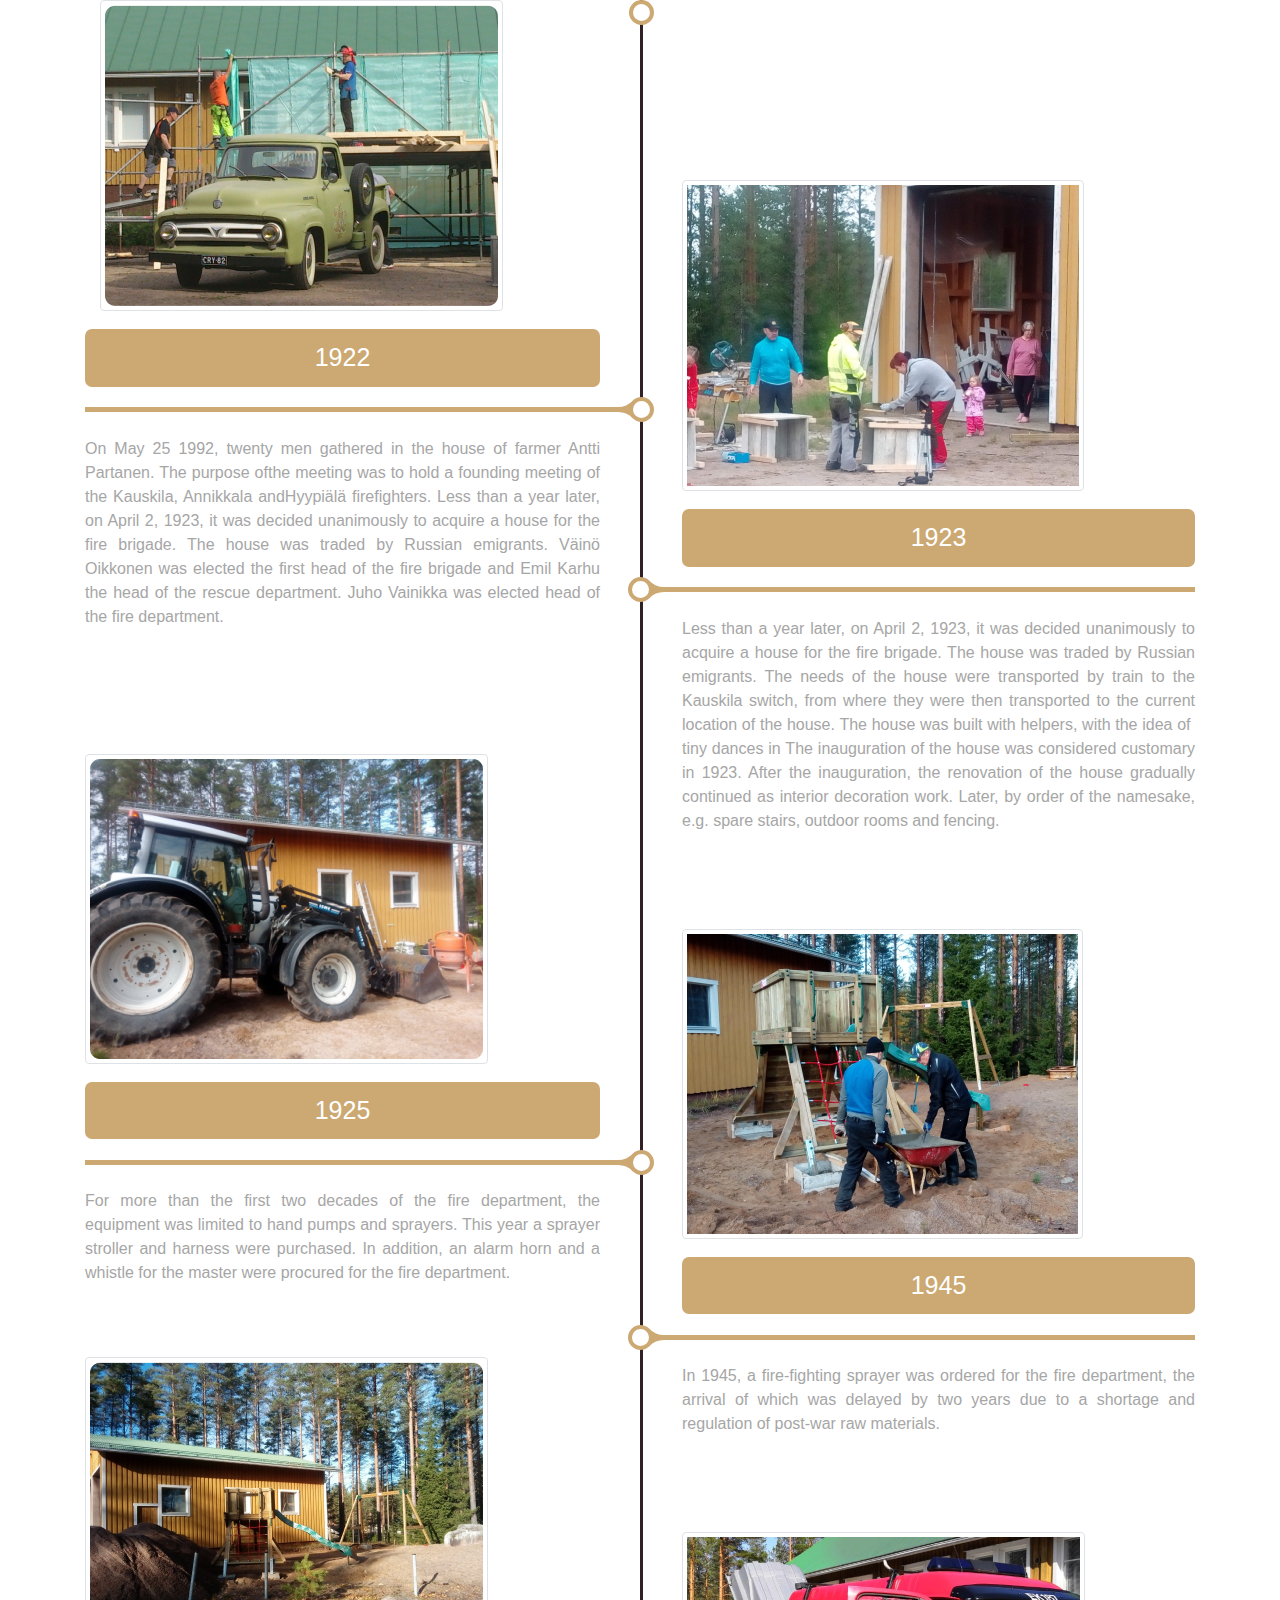
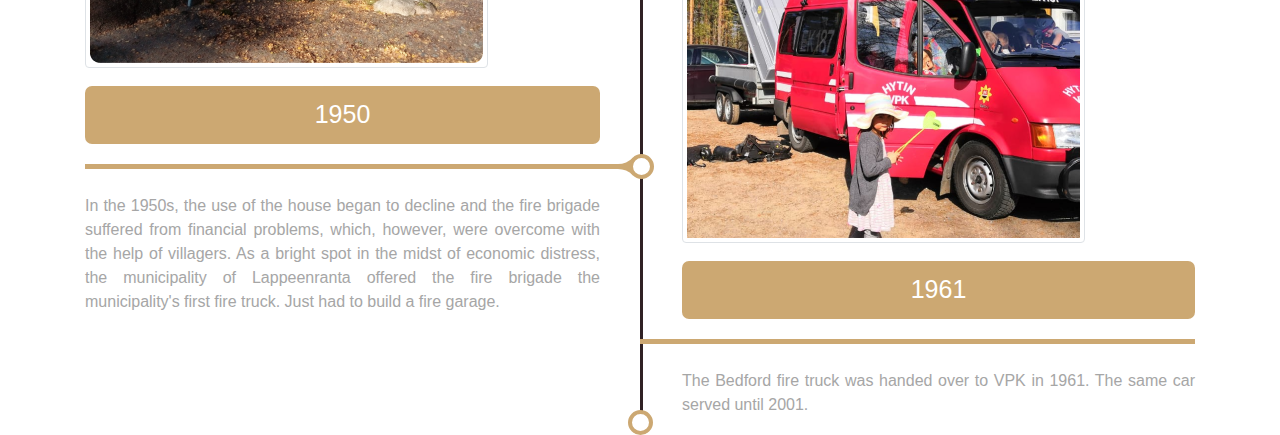
<file: history.html>
<html lang="en">
<head>
    <meta charset="UTF-8">
    <meta name="viewport" content="width=device-width, initial-scale=1.0">
    <title>VPK History</title>
    <link rel="stylesheet" href="./css/styles.css">
</head>
<body>
    <!-- timeline -->
    <div class="container">
        <div class="row">
            <div class="col-md-12">
                <div class="main-timeline">

                    <div class="timeline">
                        <span class="col-md-8">
                            <img class="img-thumbnail .img-fluid  mx-auto" src="/assets/img/portfolio/timeline/1.png">
                        </span>
                        <div class="timeline-content">
                            <div class="content">
                                <span class="year">1922</span>
                                <p class="description">

                                    On May 25 1992, twenty men gathered in the house of farmer Antti Partanen. The
                                    purpose ofthe meeting was to hold a founding meeting of the Kauskila, Annikkala
                                    andHyypiälä firefighters.
                                    Less than a year later, on April 2, 1923, it was decided unanimously to
                                    acquire a house for the fire brigade. The house was traded by Russian
                                    emigrants.
                                    Väinö Oikkonen was elected the first head of the fire brigade and Emil Karhu the
                                    head of the rescue department. Juho Vainikka was elected head of the fire
                                    department.
                                </p>
                                <div class="icon"><span></span></div>

                            </div>
                        </div>
                    </div>

                    <div class="timeline">
                        <span class="content">
                            <img class="img-thumbnail .img-fluid  mx-auto" src="/assets/img/portfolio/timeline/2.png">
                        </span>
                        <div class=" timeline-content">
                            <div class="content">
                                <span class="year">1923</span>
                                <p class="description">
                                    Less than a year later, on April 2, 1923, it was decided unanimously to acquire
                                    a house for the fire brigade. The house was traded by Russian emigrants.
                                    The needs of the house were transported by train to the Kauskila switch,
                                    from where they were then transported to the current location of the
                                    house.
                                    The house was built with helpers, with the idea of ​​tiny dances in
                                    The inauguration of the house was considered customary in 1923. After
                                    the inauguration, the renovation of the house gradually continued as
                                    interior decoration work. Later, by order of the namesake, e.g. spare stairs,
                                    outdoor
                                    rooms and fencing.
                                </p>
                                <div class="icon"><span></span></div>
                            </div>
                        </div>
                    </div>

                    <div class="timeline">
                        <span class="content">
                            <img class="img-thumbnail .img-fluid  mx-auto" src="/assets/img/portfolio/timeline/3.png">
                        </span>
                        <div class="timeline-content">
                            <div class="content">
                                <span class="year">1925</span>
                                <p class="description">
                                    For more than the first two decades of the fire department, the equipment
                                    was
                                    limited to hand pumps and sprayers. This year a sprayer stroller and harness
                                    were purchased. In addition, an alarm horn and a whistle for the master were
                                    procured for the fire department.
                                </p>
                                <div class="icon"><span></span></div>
                            </div>
                        </div>
                    </div>

                    <div class="timeline">
                        <div class="content">
                            <img class="img-thumbnail .img-fluid  mx-auto" src="/assets/img/portfolio/timeline/4.png">
                        </div>
                        <div class="timeline-content">
                            <div class="content">
                                <span class="year">1945</span>
                                <p class="description">
                                    In 1945, a fire-fighting sprayer was ordered for the fire department, the
                                    arrival of which was delayed by two years due to a shortage and regulation
                                    of
                                    post-war raw materials.
                                </p>
                                <div class="icon"><span></span></div>
                            </div>
                        </div>
                    </div>

                    <div class="timeline">
                        <div class="content">
                            <img class="img-thumbnail .img-fluid  mx-auto" src="/assets/img/portfolio/timeline/5.png">
                        </div>
                        <div class="timeline-content">
                            <div class="content">
                                <span class="year">1950</span>
                                <p class="description">
                                    In the 1950s, the use of the house began to decline and the fire brigade
                                    suffered from financial problems, which, however, were overcome with the
                                    help of
                                    villagers.
                                    As a bright spot in the midst of economic distress, the municipality of
                                    Lappeenranta offered the fire brigade the municipality's first fire truck.
                                    Just
                                    had to build a fire garage.
                                </p>
                                <div class="icon"><span></span></div>
                            </div>
                        </div>
                    </div>
                    <div class="timeline">
                        <div class="content">
                            <img class="img-thumbnail .img-fluid  mx-auto" src="/assets/img/portfolio/timeline/6.png">
                        </div>
                        <div class="timeline-content">
                            <div class="content">
                                <span class="year">1961</span>
                                <p class="description">
                                    The Bedford fire truck was handed over to VPK in 1961. The same car served until
                                    2001.
                                </p>
                            </div>
                        </div>
                    </div>

                </div>
            </div>
</body>
</html>
</file>
<file: css/styles.css>
@charset "UTF-8";

:root {
  --blue: #007bff;
  --indigo: #6610f2;
  --purple: #6f42c1;
  --pink: #e83e8c;
  --red: #dc3545;
  --orange: #f4623a;
  --yellow: #ffc107;
  --green: #28a745;
  --teal: #20c997;
  --cyan: #17a2b8;
  --white: #fff;
  --gray: #6c757d;
  --gray-dark: #343a40;
  --primary: #f4623a;
  --secondary: #6c757d;
  --success: #28a745;
  --info: #17a2b8;
  --warning: #ffc107;
  --danger: #dc3545;
  --light: #f8f9fa;
  --dark: #343a40;
  --breakpoint-xs: 0;
  --breakpoint-sm: 576px;
  --breakpoint-md: 768px;
  --breakpoint-lg: 992px;
  --breakpoint-xl: 1200px;
  --font-family-sans-serif: "Merriweather Sans", -apple-system, BlinkMacSystemFont, "Segoe UI", Roboto, "Helvetica Neue", Arial, "Noto Sans", sans-serif, "Apple Color Emoji", "Segoe UI Emoji", "Segoe UI Symbol", "Noto Color Emoji";
  --font-family-monospace: SFMono-Regular, Menlo, Monaco, Consolas, "Liberation Mono", "Courier New", monospace;
}

/* timeline css */

.main-timeline{position:relative}
.main-timeline:after,.main-timeline:before{content:"";display:block;width:100%;clear:both}
.main-timeline:before{content:"";width:3px;height:100%;background:#302124;position:absolute;top:0;left:50%}
.main-timeline .timeline{width:50%;float:left;position:relative;z-index:1}
.main-timeline .timeline:after,.main-timeline .timeline:before{content:"";display:block;width:100%;clear:both}
.main-timeline .timeline:first-child:before,.main-timeline .timeline:last-child:before{content:"";width:25px;height:25px;border-radius:50%;background:#fff;border:4px solid #cca872;position:absolute;top:0;right:-14px;z-index:1}
.main-timeline .timeline:last-child:before{top:auto;bottom:0}
.main-timeline .timeline:last-child:nth-child(even):before{right:auto;left:-12px;bottom:-2px}
.main-timeline .timeline-content{text-align:center;margin-top:8px;position:relative;transition:all .3s ease 0s}
.main-timeline .timeline-content:before{content:"";width:100%;height:5px;background:#cca872;position:absolute;top:88px;left:0;z-index:-1}
.main-timeline .circle{width:180px;height:180px;border-radius:50%;background:#fff;border:8px solid #cca872;float:left;margin-right:25px;position:relative}
.main-timeline .circle span:after,.main-timeline .circle span:before,.main-timeline .circle:before{content:"";margin:auto;position:absolute;right:-33px;bottom:0;z-index:-1}
.main-timeline .circle:before{width:26px;height:30px;background:#cca872;top:0;box-shadow:inset 7px 0 9px -7px #444}
.main-timeline .circle span{display:block;width:100%;height:100%;border-radius:50%;line-height:160px;border:3px solid #adabab;font-size:80px;color:#454344}
.main-timeline .circle span:after,.main-timeline .circle span:before{width:28px;height:50px;background:#fff;border-radius:0 0 0 21px;top:-54px}
.main-timeline .circle span:after{border-radius:21px 0 0;top:0;bottom:-56px}
.main-timeline .content{display:table;padding-right:40px;position:relative}
.main-timeline .year{display:block;padding:10px;margin:10px 0 50px;background:#cca872;border-radius:7px;font-size:25px;color:#fff}
.main-timeline .title{font-size:25px;font-weight:700;color:#cca872;margin-top:0}
.main-timeline .icon span:after,.main-timeline .icon span:before,.main-timeline .icon:before{content:"";height:25px;margin:auto;position:absolute;bottom:0;z-index:-1;left:-15px}
.main-timeline .description{font-size:16px; color:#a6a6a6;text-align:justify}
.main-timeline .icon{width:25px;height:25px;border-radius:50%;background:#fff;border:4px solid #cca872;position:absolute;top:78px;right:-14px}
.main-timeline .icon:before{width:15px;background:#cca872;top:-1px}
.main-timeline .icon span:after,.main-timeline .icon span:before{width:21px;background:#fff;border-radius:0 0 21px;top:-30px}
.main-timeline .icon span:after{border-radius:0 21px 0 0;top:0;left:-15px;bottom:-30px}
.main-timeline .timeline:nth-child(2n) .circle,.main-timeline .timeline:nth-child(2n) .timeline-content{float:right}
.main-timeline .timeline:nth-child(2n) .circle{margin:0 0 0 25px}
.main-timeline .timeline:nth-child(2n) .circle:before{right:auto;left:-33px;box-shadow:-7px 0 9px -7px #444 inset}
.main-timeline .timeline:nth-child(2n) .circle span:after,.main-timeline .timeline:nth-child(2n) .circle span:before{right:auto;left:-33px;border-radius:0 0 21px}
.main-timeline .timeline:nth-child(2n) .circle span:after{border-radius:0 21px 0 0}
.main-timeline .timeline:nth-child(2n) .content{padding:0 0 0 40px;margin-left:2px}
.main-timeline .timeline:nth-child(2n) .icon{right:auto;left:-14px}
.main-timeline .timeline:nth-child(2n) .icon span:after,.main-timeline .timeline:nth-child(2n) .icon span:before,.main-timeline .timeline:nth-child(2n) .icon:before{left:auto;right:-15px}
.main-timeline .timeline:nth-child(2n) .icon span:before{border-radius:0 0 0 21px}
.main-timeline .timeline:nth-child(2n) .icon span:after{border-radius:21px 0 0}
.main-timeline .timeline:nth-child(2){margin-top:180px}
.main-timeline .timeline:nth-child(odd){margin:-175px 0 0}
.main-timeline .timeline:nth-child(even){margin-bottom:80px}
.main-timeline .timeline:first-child,.main-timeline .timeline:last-child:nth-child(even){margin:0}
@media only screen and (max-width:990px){.main-timeline:before{left:100%}
.main-timeline .timeline{width:100%;float:none;margin-bottom:20px!important}
.main-timeline .timeline:first-child:before,.main-timeline .timeline:last-child:before{left:auto!important;right:-13px!important}
.main-timeline .timeline:nth-child(2n) .circle{float:left;margin:0 25px 0 0}
.main-timeline .timeline:nth-child(2n) .circle:before{right:-33px;left:auto;box-shadow:7px 0 9px -7px #444 inset}
.main-timeline .timeline:nth-child(2n) .circle span:after,.main-timeline .timeline:nth-child(2n) .circle span:before{right:-33px;left:auto;border-radius:0 0 0 21px}
.main-timeline .timeline:nth-child(2n) .circle span:after{border-radius:21px 0 0}
.main-timeline .timeline:nth-child(2n) .content{padding:0 40px 0 0;margin-left:0}
.main-timeline .timeline:nth-child(2n) .icon{right:-14px;left:auto}
.main-timeline .timeline:nth-child(2n) .icon span:after,.main-timeline .timeline:nth-child(2n) .icon span:before,.main-timeline .timeline:nth-child(2n) .icon:before{left:-15px;right:auto}
.main-timeline .timeline:nth-child(2n) .icon span:before{border-radius:0 0 21px}
.main-timeline .timeline:nth-child(2n) .icon span:after{border-radius:0 21px 0 0}
.main-timeline .timeline:nth-child(2),.main-timeline .timeline:nth-child(even),.main-timeline .timeline:nth-child(odd){margin:0}
}
@media only screen and (max-width:480px){.main-timeline:before{left:0}
.main-timeline .timeline:first-child:before,.main-timeline .timeline:last-child:before{left:-12px!important;right:auto!important}
.main-timeline .circle,.main-timeline .timeline:nth-child(2n) .circle{width:130px;height:130px;float:none;margin:0 auto}
.main-timeline .timeline-content:before{width:99.5%;top:68px;left:.5%}
.main-timeline .circle span{line-height:115px;font-size:60px}
.main-timeline .circle span:after,.main-timeline .circle span:before,.main-timeline .circle:before,.main-timeline .icon{display:none}
.main-timeline .content,.main-timeline .timeline:nth-child(2n) .content{padding:0 10px}
.main-timeline .year{margin-bottom:15px}
.main-timeline .description{text-align:center}
}


*,
*::before,
*::after {
  box-sizing: border-box;
}

html {
  font-family: sans-serif;
  line-height: 1.15;
  -webkit-text-size-adjust: 100%;
  -webkit-tap-highlight-color: rgba(0, 0, 0, 0);
}

article, aside, figcaption, figure, footer, header, hgroup, main, nav, section {
  display: block;
}

body {
  margin: 0;
  font-family: "Merriweather", -apple-system, BlinkMacSystemFont, "Segoe UI", Roboto, "Helvetica Neue", Arial, "Noto Sans", sans-serif, "Apple Color Emoji", "Segoe UI Emoji", "Segoe UI Symbol", "Noto Color Emoji";
  font-size: 1rem;
  font-weight: 400;
  line-height: 1.5;
  color: #212529;
  text-align: left;
  background-color: #fff;
}

[tabindex="-1"]:focus:not(:focus-visible) {
  outline: 0 !important;
}

hr {
  box-sizing: content-box;
  height: 0;
  overflow: visible;
}

h1, h2, h3, h4, h5, h6 {
  margin-top: 0;
  margin-bottom: 0.5rem;
}

p {
  margin-top: 0;
  margin-bottom: 1rem;
}

abbr[title],
abbr[data-original-title] {
  text-decoration: underline;
  -webkit-text-decoration: underline dotted;
          text-decoration: underline dotted;
  cursor: help;
  border-bottom: 0;
  -webkit-text-decoration-skip-ink: none;
          text-decoration-skip-ink: none;
}

address {
  margin-bottom: 1rem;
  font-style: normal;
  line-height: inherit;
}

ol,
ul,
dl {
  margin-top: 0;
  margin-bottom: 1rem;
}

ol ol,
ul ul,
ol ul,
ul ol {
  margin-bottom: 0;
}

dt {
  font-weight: 700;
}

dd {
  margin-bottom: 0.5rem;
  margin-left: 0;
}

blockquote {
  margin: 0 0 1rem;
}

b,
strong {
  font-weight: bolder;
}

small {
  font-size: 80%;
}

sub,
sup {
  position: relative;
  font-size: 75%;
  line-height: 0;
  vertical-align: baseline;
}

sub {
  bottom: -0.25em;
}

sup {
  top: -0.5em;
}

a {
  color: #f4623a;
  text-decoration: none;
  background-color: transparent;
}
a:hover {
  color: #d6370c;
  text-decoration: underline;
}

a:not([href]) {
  color: inherit;
  text-decoration: none;
}
a:not([href]):hover {
  color: inherit;
  text-decoration: none;
}

pre,
code,
kbd,
samp {
  font-family: SFMono-Regular, Menlo, Monaco, Consolas, "Liberation Mono", "Courier New", monospace;
  font-size: 1em;
}

pre {
  margin-top: 0;
  margin-bottom: 1rem;
  overflow: auto;
}

figure {
  margin: 0 0 1rem;
}

img {
  vertical-align: middle;
  border-style: none;
}

svg {
  overflow: hidden;
  vertical-align: middle;
}

table {
  border-collapse: collapse;
}

caption {
  padding-top: 0.75rem;
  padding-bottom: 0.75rem;
  color: #6c757d;
  text-align: left;
  caption-side: bottom;
}

th {
  text-align: inherit;
}

label {
  display: inline-block;
  margin-bottom: 0.5rem;
}

button {
  border-radius: 0;
}

button:focus {
  outline: 1px dotted;
  outline: 5px auto -webkit-focus-ring-color;
}

input,
button,
select,
optgroup,
textarea {
  margin: 0;
  font-family: inherit;
  font-size: inherit;
  line-height: inherit;
}

button,
input {
  overflow: visible;
}

button,
select {
  text-transform: none;
}

select {
  word-wrap: normal;
}

button,
[type=button],
[type=reset],
[type=submit] {
  -webkit-appearance: button;
}

button:not(:disabled),
[type=button]:not(:disabled),
[type=reset]:not(:disabled),
[type=submit]:not(:disabled) {
  cursor: pointer;
}

button::-moz-focus-inner,
[type=button]::-moz-focus-inner,
[type=reset]::-moz-focus-inner,
[type=submit]::-moz-focus-inner {
  padding: 0;
  border-style: none;
}

input[type=radio],
input[type=checkbox] {
  box-sizing: border-box;
  padding: 0;
}

input[type=date],
input[type=time],
input[type=datetime-local],
input[type=month] {
  -webkit-appearance: listbox;
}

textarea {
  overflow: auto;
  resize: vertical;
}

fieldset {
  min-width: 0;
  padding: 0;
  margin: 0;
  border: 0;
}

legend {
  display: block;
  width: 100%;
  max-width: 100%;
  padding: 0;
  margin-bottom: 0.5rem;
  font-size: 1.5rem;
  line-height: inherit;
  color: inherit;
  white-space: normal;
}

progress {
  vertical-align: baseline;
}

[type=number]::-webkit-inner-spin-button,
[type=number]::-webkit-outer-spin-button {
  height: auto;
}

[type=search] {
  outline-offset: -2px;
  -webkit-appearance: none;
}

[type=search]::-webkit-search-decoration {
  -webkit-appearance: none;
}

::-webkit-file-upload-button {
  font: inherit;
  -webkit-appearance: button;
}

output {
  display: inline-block;
}

summary {
  display: list-item;
  cursor: pointer;
}

template {
  display: none;
}

[hidden] {
  display: none !important;
}

h1, h2, h3, h4, h5, h6,
.h1, .h2, .h3, .h4, .h5, .h6 {
  margin-bottom: 0.5rem;
  font-family: "Merriweather Sans", -apple-system, BlinkMacSystemFont, "Segoe UI", Roboto, "Helvetica Neue", Arial, "Noto Sans", sans-serif, "Apple Color Emoji", "Segoe UI Emoji", "Segoe UI Symbol", "Noto Color Emoji";
  font-weight: 500;
  line-height: 1.2;
}

h1, .h1 {
  font-size: 2.5rem;
}

h2, .h2 {
  font-size: 2rem;
}

h3, .h3 {
  font-size: 1.75rem;
}

h4, .h4 {
  font-size: 1.5rem;
}

h5, .h5 {
  font-size: 1.25rem;
}

h6, .h6 {
  font-size: 1rem;
}

.lead {
  font-size: 1.25rem;
  font-weight: 300;
}

.display-1 {
  font-size: 6rem;
  font-weight: 300;
  line-height: 1.2;
}

.display-2 {
  font-size: 5.5rem;
  font-weight: 300;
  line-height: 1.2;
}

.display-3 {
  font-size: 4.5rem;
  font-weight: 300;
  line-height: 1.2;
}

.display-4 {
  font-size: 3.5rem;
  font-weight: 300;
  line-height: 1.2;
}

hr {
  margin-top: 1rem;
  margin-bottom: 1rem;
  border: 0;
  border-top: 1px solid rgba(0, 0, 0, 0.1);
}

small,
.small {
  font-size: 80%;
  font-weight: 400;
}

mark,
.mark {
  padding: 0.2em;
  background-color: #fcf8e3;
}

.list-unstyled {
  padding-left: 0;
  list-style: none;
}

.list-inline {
  padding-left: 0;
  list-style: none;
}

.list-inline-item {
  display: inline-block;
}
.list-inline-item:not(:last-child) {
  margin-right: 0.5rem;
}

.initialism {
  font-size: 90%;
  text-transform: uppercase;
}

.blockquote {
  margin-bottom: 1rem;
  font-size: 1.25rem;
}

.blockquote-footer {
  display: block;
  font-size: 80%;
  color: #6c757d;
}
.blockquote-footer::before {
  content: "— ";
}

.img-fluid {
  max-width: 100%;
  height: auto;
}

.img-thumbnail {
  padding: 0.25rem;
  background-color: #fff;
  border: 1px solid #dee2e6;
  border-radius: 0.25rem;
  max-width: 100%;
  height: auto;
}

.figure {
  display: inline-block;
}

.figure-img {
  margin-bottom: 0.5rem;
  line-height: 1;
}

.figure-caption {
  font-size: 90%;
  color: #6c757d;
}

code {
  font-size: 87.5%;
  color: #e83e8c;
  word-wrap: break-word;
}
a > code {
  color: inherit;
}

kbd {
  padding: 0.2rem 0.4rem;
  font-size: 87.5%;
  color: #fff;
  background-color: #212529;
  border-radius: 0.2rem;
}
kbd kbd {
  padding: 0;
  font-size: 100%;
  font-weight: 700;
}

pre {
  display: block;
  font-size: 87.5%;
  color: #212529;
}
pre code {
  font-size: inherit;
  color: inherit;
  word-break: normal;
}

.pre-scrollable {
  max-height: 340px;
  overflow-y: scroll;
}

.container {
  width: 100%;
  padding-right: 15px;
  padding-left: 15px;
  margin-right: auto;
  margin-left: auto;
}
@media (min-width: 576px) {
  .container {
    max-width: 540px;
  }
}
@media (min-width: 768px) {
  .container {
    max-width: 720px;
  }
}
@media (min-width: 992px) {
  .container {
    max-width: 960px;
  }
}
@media (min-width: 1200px) {
  .container {
    max-width: 1140px;
  }
}

.container-fluid, .container-xl, .container-lg, .container-md, .container-sm {
  width: 100%;
  padding-right: 15px;
  padding-left: 15px;
  margin-right: auto;
  margin-left: auto;
}

@media (min-width: 576px) {
  .container-sm, .container {
    max-width: 540px;
  }
}
@media (min-width: 768px) {
  .container-md, .container-sm, .container {
    max-width: 720px;
  }
}
@media (min-width: 992px) {
  .container-lg, .container-md, .container-sm, .container {
    max-width: 960px;
  }
}
@media (min-width: 1200px) {
  .container-xl, .container-lg, .container-md, .container-sm, .container {
    max-width: 1140px;
  }
}
.row {
  display: flex;
  flex-wrap: wrap;
  margin-right: -15px;
  margin-left: -15px;
}

.no-gutters {
  margin-right: 0;
  margin-left: 0;
}
.no-gutters > .col,
.no-gutters > [class*=col-] {
  padding-right: 0;
  padding-left: 0;
}

.col-xl,
.col-xl-auto, .col-xl-12, .col-xl-11, .col-xl-10, .col-xl-9, .col-xl-8, .col-xl-7, .col-xl-6, .col-xl-5, .col-xl-4, .col-xl-3, .col-xl-2, .col-xl-1, .col-lg,
.col-lg-auto, .col-lg-12, .col-lg-11, .col-lg-10, .col-lg-9, .col-lg-8, .col-lg-7, .col-lg-6, .col-lg-5, .col-lg-4, .col-lg-3, .col-lg-2, .col-lg-1, .col-md,
.col-md-auto, .col-md-12, .col-md-11, .col-md-10, .col-md-9, .col-md-8, .col-md-7, .col-md-6, .col-md-5, .col-md-4, .col-md-3, .col-md-2, .col-md-1, .col-sm,
.col-sm-auto, .col-sm-12, .col-sm-11, .col-sm-10, .col-sm-9, .col-sm-8, .col-sm-7, .col-sm-6, .col-sm-5, .col-sm-4, .col-sm-3, .col-sm-2, .col-sm-1, .col,
.col-auto, .col-12, .col-11, .col-10, .col-9, .col-8, .col-7, .col-6, .col-5, .col-4, .col-3, .col-2, .col-1 {
  position: relative;
  width: 100%;
  padding-right: 15px;
  padding-left: 15px;
}

.col {
  flex-basis: 0;
  flex-grow: 1;
  max-width: 100%;
}

.row-cols-1 > * {
  flex: 0 0 100%;
  max-width: 100%;
}

.row-cols-2 > * {
  flex: 0 0 50%;
  max-width: 50%;
}

.row-cols-3 > * {
  flex: 0 0 33.3333333333%;
  max-width: 33.3333333333%;
}

.row-cols-4 > * {
  flex: 0 0 25%;
  max-width: 25%;
}

.row-cols-5 > * {
  flex: 0 0 20%;
  max-width: 20%;
}

.row-cols-6 > * {
  flex: 0 0 16.6666666667%;
  max-width: 16.6666666667%;
}

.col-auto {
  flex: 0 0 auto;
  width: auto;
  max-width: 100%;
}

.col-1 {
  flex: 0 0 8.3333333333%;
  max-width: 8.3333333333%;
}

.col-2 {
  flex: 0 0 16.6666666667%;
  max-width: 16.6666666667%;
}

.col-3 {
  flex: 0 0 25%;
  max-width: 25%;
}

.col-4 {
  flex: 0 0 33.3333333333%;
  max-width: 33.3333333333%;
}

.col-5 {
  flex: 0 0 41.6666666667%;
  max-width: 41.6666666667%;
}

.col-6 {
  flex: 0 0 50%;
  max-width: 50%;
}

.col-7 {
  flex: 0 0 58.3333333333%;
  max-width: 58.3333333333%;
}

.col-8 {
  flex: 0 0 66.6666666667%;
  max-width: 66.6666666667%;
}

.col-9 {
  flex: 0 0 75%;
  max-width: 75%;
}

.col-10 {
  flex: 0 0 83.3333333333%;
  max-width: 83.3333333333%;
}

.col-11 {
  flex: 0 0 91.6666666667%;
  max-width: 91.6666666667%;
}

.col-12 {
  flex: 0 0 100%;
  max-width: 100%;
}

.order-first {
  order: -1;
}

.order-last {
  order: 13;
}

.order-0 {
  order: 0;
}

.order-1 {
  order: 1;
}

.order-2 {
  order: 2;
}

.order-3 {
  order: 3;
}

.order-4 {
  order: 4;
}

.order-5 {
  order: 5;
}

.order-6 {
  order: 6;
}

.order-7 {
  order: 7;
}

.order-8 {
  order: 8;
}

.order-9 {
  order: 9;
}

.order-10 {
  order: 10;
}

.order-11 {
  order: 11;
}

.order-12 {
  order: 12;
}

.offset-1 {
  margin-left: 8.3333333333%;
}

.offset-2 {
  margin-left: 16.6666666667%;
}

.offset-3 {
  margin-left: 25%;
}

.offset-4 {
  margin-left: 33.3333333333%;
}

.offset-5 {
  margin-left: 41.6666666667%;
}

.offset-6 {
  margin-left: 50%;
}

.offset-7 {
  margin-left: 58.3333333333%;
}

.offset-8 {
  margin-left: 66.6666666667%;
}

.offset-9 {
  margin-left: 75%;
}

.offset-10 {
  margin-left: 83.3333333333%;
}

.offset-11 {
  margin-left: 91.6666666667%;
}

@media (min-width: 576px) {
  .col-sm {
    flex-basis: 0;
    flex-grow: 1;
    max-width: 100%;
  }

  .row-cols-sm-1 > * {
    flex: 0 0 100%;
    max-width: 100%;
  }

  .row-cols-sm-2 > * {
    flex: 0 0 50%;
    max-width: 50%;
  }

  .row-cols-sm-3 > * {
    flex: 0 0 33.3333333333%;
    max-width: 33.3333333333%;
  }

  .row-cols-sm-4 > * {
    flex: 0 0 25%;
    max-width: 25%;
  }

  .row-cols-sm-5 > * {
    flex: 0 0 20%;
    max-width: 20%;
  }

  .row-cols-sm-6 > * {
    flex: 0 0 16.6666666667%;
    max-width: 16.6666666667%;
  }

  .col-sm-auto {
    flex: 0 0 auto;
    width: auto;
    max-width: 100%;
  }

  .col-sm-1 {
    flex: 0 0 8.3333333333%;
    max-width: 8.3333333333%;
  }

  .col-sm-2 {
    flex: 0 0 16.6666666667%;
    max-width: 16.6666666667%;
  }

  .col-sm-3 {
    flex: 0 0 25%;
    max-width: 25%;
  }

  .col-sm-4 {
    flex: 0 0 33.3333333333%;
    max-width: 33.3333333333%;
  }

  .col-sm-5 {
    flex: 0 0 41.6666666667%;
    max-width: 41.6666666667%;
  }

  .col-sm-6 {
    flex: 0 0 50%;
    max-width: 50%;
  }

  .col-sm-7 {
    flex: 0 0 58.3333333333%;
    max-width: 58.3333333333%;
  }

  .col-sm-8 {
    flex: 0 0 66.6666666667%;
    max-width: 66.6666666667%;
  }

  .col-sm-9 {
    flex: 0 0 75%;
    max-width: 75%;
  }

  .col-sm-10 {
    flex: 0 0 83.3333333333%;
    max-width: 83.3333333333%;
  }

  .col-sm-11 {
    flex: 0 0 91.6666666667%;
    max-width: 91.6666666667%;
  }

  .col-sm-12 {
    flex: 0 0 100%;
    max-width: 100%;
  }

  .order-sm-first {
    order: -1;
  }

  .order-sm-last {
    order: 13;
  }

  .order-sm-0 {
    order: 0;
  }

  .order-sm-1 {
    order: 1;
  }

  .order-sm-2 {
    order: 2;
  }

  .order-sm-3 {
    order: 3;
  }

  .order-sm-4 {
    order: 4;
  }

  .order-sm-5 {
    order: 5;
  }

  .order-sm-6 {
    order: 6;
  }

  .order-sm-7 {
    order: 7;
  }

  .order-sm-8 {
    order: 8;
  }

  .order-sm-9 {
    order: 9;
  }

  .order-sm-10 {
    order: 10;
  }

  .order-sm-11 {
    order: 11;
  }

  .order-sm-12 {
    order: 12;
  }

  .offset-sm-0 {
    margin-left: 0;
  }

  .offset-sm-1 {
    margin-left: 8.3333333333%;
  }

  .offset-sm-2 {
    margin-left: 16.6666666667%;
  }

  .offset-sm-3 {
    margin-left: 25%;
  }

  .offset-sm-4 {
    margin-left: 33.3333333333%;
  }

  .offset-sm-5 {
    margin-left: 41.6666666667%;
  }

  .offset-sm-6 {
    margin-left: 50%;
  }

  .offset-sm-7 {
    margin-left: 58.3333333333%;
  }

  .offset-sm-8 {
    margin-left: 66.6666666667%;
  }

  .offset-sm-9 {
    margin-left: 75%;
  }

  .offset-sm-10 {
    margin-left: 83.3333333333%;
  }

  .offset-sm-11 {
    margin-left: 91.6666666667%;
  }
}
@media (min-width: 768px) {
  .col-md {
    flex-basis: 0;
    flex-grow: 1;
    max-width: 100%;
  }

  .row-cols-md-1 > * {
    flex: 0 0 100%;
    max-width: 100%;
  }

  .row-cols-md-2 > * {
    flex: 0 0 50%;
    max-width: 50%;
  }

  .row-cols-md-3 > * {
    flex: 0 0 33.3333333333%;
    max-width: 33.3333333333%;
  }

  .row-cols-md-4 > * {
    flex: 0 0 25%;
    max-width: 25%;
  }

  .row-cols-md-5 > * {
    flex: 0 0 20%;
    max-width: 20%;
  }

  .row-cols-md-6 > * {
    flex: 0 0 16.6666666667%;
    max-width: 16.6666666667%;
  }

  .col-md-auto {
    flex: 0 0 auto;
    width: auto;
    max-width: 100%;
  }

  .col-md-1 {
    flex: 0 0 8.3333333333%;
    max-width: 8.3333333333%;
  }

  .col-md-2 {
    flex: 0 0 16.6666666667%;
    max-width: 16.6666666667%;
  }

  .col-md-3 {
    flex: 0 0 25%;
    max-width: 25%;
  }

  .col-md-4 {
    flex: 0 0 33.3333333333%;
    max-width: 33.3333333333%;
  }

  .col-md-5 {
    flex: 0 0 41.6666666667%;
    max-width: 41.6666666667%;
  }

  .col-md-6 {
    flex: 0 0 50%;
    max-width: 50%;
  }

  .col-md-7 {
    flex: 0 0 58.3333333333%;
    max-width: 58.3333333333%;
  }

  .col-md-8 {
    flex: 0 0 66.6666666667%;
    max-width: 66.6666666667%;
  }

  .col-md-9 {
    flex: 0 0 75%;
    max-width: 75%;
  }

  .col-md-10 {
    flex: 0 0 83.3333333333%;
    max-width: 83.3333333333%;
  }

  .col-md-11 {
    flex: 0 0 91.6666666667%;
    max-width: 91.6666666667%;
  }

  .col-md-12 {
    flex: 0 0 100%;
    max-width: 100%;
  }

  .order-md-first {
    order: -1;
  }

  .order-md-last {
    order: 13;
  }

  .order-md-0 {
    order: 0;
  }

  .order-md-1 {
    order: 1;
  }

  .order-md-2 {
    order: 2;
  }

  .order-md-3 {
    order: 3;
  }

  .order-md-4 {
    order: 4;
  }

  .order-md-5 {
    order: 5;
  }

  .order-md-6 {
    order: 6;
  }

  .order-md-7 {
    order: 7;
  }

  .order-md-8 {
    order: 8;
  }

  .order-md-9 {
    order: 9;
  }

  .order-md-10 {
    order: 10;
  }

  .order-md-11 {
    order: 11;
  }

  .order-md-12 {
    order: 12;
  }

  .offset-md-0 {
    margin-left: 0;
  }

  .offset-md-1 {
    margin-left: 8.3333333333%;
  }

  .offset-md-2 {
    margin-left: 16.6666666667%;
  }

  .offset-md-3 {
    margin-left: 25%;
  }

  .offset-md-4 {
    margin-left: 33.3333333333%;
  }

  .offset-md-5 {
    margin-left: 41.6666666667%;
  }

  .offset-md-6 {
    margin-left: 50%;
  }

  .offset-md-7 {
    margin-left: 58.3333333333%;
  }

  .offset-md-8 {
    margin-left: 66.6666666667%;
  }

  .offset-md-9 {
    margin-left: 75%;
  }

  .offset-md-10 {
    margin-left: 83.3333333333%;
  }

  .offset-md-11 {
    margin-left: 91.6666666667%;
  }
}
@media (min-width: 992px) {
  .col-lg {
    flex-basis: 0;
    flex-grow: 1;
    max-width: 100%;
  }

  .row-cols-lg-1 > * {
    flex: 0 0 100%;
    max-width: 100%;
  }

  .row-cols-lg-2 > * {
    flex: 0 0 50%;
    max-width: 50%;
  }

  .row-cols-lg-3 > * {
    flex: 0 0 33.3333333333%;
    max-width: 33.3333333333%;
  }

  .row-cols-lg-4 > * {
    flex: 0 0 25%;
    max-width: 25%;
  }

  .row-cols-lg-5 > * {
    flex: 0 0 20%;
    max-width: 20%;
  }

  .row-cols-lg-6 > * {
    flex: 0 0 16.6666666667%;
    max-width: 16.6666666667%;
  }

  .col-lg-auto {
    flex: 0 0 auto;
    width: auto;
    max-width: 100%;
  }

  .col-lg-1 {
    flex: 0 0 8.3333333333%;
    max-width: 8.3333333333%;
  }

  .col-lg-2 {
    flex: 0 0 16.6666666667%;
    max-width: 16.6666666667%;
  }

  .col-lg-3 {
    flex: 0 0 25%;
    max-width: 25%;
  }

  .col-lg-4 {
    flex: 0 0 33.3333333333%;
    max-width: 33.3333333333%;
  }

  .col-lg-5 {
    flex: 0 0 41.6666666667%;
    max-width: 41.6666666667%;
  }

  .col-lg-6 {
    flex: 0 0 50%;
    max-width: 50%;
  }

  .col-lg-7 {
    flex: 0 0 58.3333333333%;
    max-width: 58.3333333333%;
  }

  .col-lg-8 {
    flex: 0 0 66.6666666667%;
    max-width: 66.6666666667%;
  }

  .col-lg-9 {
    flex: 0 0 75%;
    max-width: 75%;
  }

  .col-lg-10 {
    flex: 0 0 83.3333333333%;
    max-width: 83.3333333333%;
  }

  .col-lg-11 {
    flex: 0 0 91.6666666667%;
    max-width: 91.6666666667%;
  }

  .col-lg-12 {
    flex: 0 0 100%;
    max-width: 100%;
  }

  .order-lg-first {
    order: -1;
  }

  .order-lg-last {
    order: 13;
  }

  .order-lg-0 {
    order: 0;
  }

  .order-lg-1 {
    order: 1;
  }

  .order-lg-2 {
    order: 2;
  }

  .order-lg-3 {
    order: 3;
  }

  .order-lg-4 {
    order: 4;
  }

  .order-lg-5 {
    order: 5;
  }

  .order-lg-6 {
    order: 6;
  }

  .order-lg-7 {
    order: 7;
  }

  .order-lg-8 {
    order: 8;
  }

  .order-lg-9 {
    order: 9;
  }

  .order-lg-10 {
    order: 10;
  }

  .order-lg-11 {
    order: 11;
  }

  .order-lg-12 {
    order: 12;
  }

  .offset-lg-0 {
    margin-left: 0;
  }

  .offset-lg-1 {
    margin-left: 8.3333333333%;
  }

  .offset-lg-2 {
    margin-left: 16.6666666667%;
  }

  .offset-lg-3 {
    margin-left: 25%;
  }

  .offset-lg-4 {
    margin-left: 33.3333333333%;
  }

  .offset-lg-5 {
    margin-left: 41.6666666667%;
  }

  .offset-lg-6 {
    margin-left: 50%;
  }

  .offset-lg-7 {
    margin-left: 58.3333333333%;
  }

  .offset-lg-8 {
    margin-left: 66.6666666667%;
  }

  .offset-lg-9 {
    margin-left: 75%;
  }

  .offset-lg-10 {
    margin-left: 83.3333333333%;
  }

  .offset-lg-11 {
    margin-left: 91.6666666667%;
  }
}
@media (min-width: 1200px) {
  .col-xl {
    flex-basis: 0;
    flex-grow: 1;
    max-width: 100%;
  }

  .row-cols-xl-1 > * {
    flex: 0 0 100%;
    max-width: 100%;
  }

  .row-cols-xl-2 > * {
    flex: 0 0 50%;
    max-width: 50%;
  }

  .row-cols-xl-3 > * {
    flex: 0 0 33.3333333333%;
    max-width: 33.3333333333%;
  }

  .row-cols-xl-4 > * {
    flex: 0 0 25%;
    max-width: 25%;
  }

  .row-cols-xl-5 > * {
    flex: 0 0 20%;
    max-width: 20%;
  }

  .row-cols-xl-6 > * {
    flex: 0 0 16.6666666667%;
    max-width: 16.6666666667%;
  }

  .col-xl-auto {
    flex: 0 0 auto;
    width: auto;
    max-width: 100%;
  }

  .col-xl-1 {
    flex: 0 0 8.3333333333%;
    max-width: 8.3333333333%;
  }

  .col-xl-2 {
    flex: 0 0 16.6666666667%;
    max-width: 16.6666666667%;
  }

  .col-xl-3 {
    flex: 0 0 25%;
    max-width: 25%;
  }

  .col-xl-4 {
    flex: 0 0 33.3333333333%;
    max-width: 33.3333333333%;
  }

  .col-xl-5 {
    flex: 0 0 41.6666666667%;
    max-width: 41.6666666667%;
  }

  .col-xl-6 {
    flex: 0 0 50%;
    max-width: 50%;
  }

  .col-xl-7 {
    flex: 0 0 58.3333333333%;
    max-width: 58.3333333333%;
  }

  .col-xl-8 {
    flex: 0 0 66.6666666667%;
    max-width: 66.6666666667%;
  }

  .col-xl-9 {
    flex: 0 0 75%;
    max-width: 75%;
  }

  .col-xl-10 {
    flex: 0 0 83.3333333333%;
    max-width: 83.3333333333%;
  }

  .col-xl-11 {
    flex: 0 0 91.6666666667%;
    max-width: 91.6666666667%;
  }

  .col-xl-12 {
    flex: 0 0 100%;
    max-width: 100%;
  }

  .order-xl-first {
    order: -1;
  }

  .order-xl-last {
    order: 13;
  }

  .order-xl-0 {
    order: 0;
  }

  .order-xl-1 {
    order: 1;
  }

  .order-xl-2 {
    order: 2;
  }

  .order-xl-3 {
    order: 3;
  }

  .order-xl-4 {
    order: 4;
  }

  .order-xl-5 {
    order: 5;
  }

  .order-xl-6 {
    order: 6;
  }

  .order-xl-7 {
    order: 7;
  }

  .order-xl-8 {
    order: 8;
  }

  .order-xl-9 {
    order: 9;
  }

  .order-xl-10 {
    order: 10;
  }

  .order-xl-11 {
    order: 11;
  }

  .order-xl-12 {
    order: 12;
  }

  .offset-xl-0 {
    margin-left: 0;
  }

  .offset-xl-1 {
    margin-left: 8.3333333333%;
  }

  .offset-xl-2 {
    margin-left: 16.6666666667%;
  }

  .offset-xl-3 {
    margin-left: 25%;
  }

  .offset-xl-4 {
    margin-left: 33.3333333333%;
  }

  .offset-xl-5 {
    margin-left: 41.6666666667%;
  }

  .offset-xl-6 {
    margin-left: 50%;
  }

  .offset-xl-7 {
    margin-left: 58.3333333333%;
  }

  .offset-xl-8 {
    margin-left: 66.6666666667%;
  }

  .offset-xl-9 {
    margin-left: 75%;
  }

  .offset-xl-10 {
    margin-left: 83.3333333333%;
  }

  .offset-xl-11 {
    margin-left: 91.6666666667%;
  }
}
.table {
  width: 100%;
  margin-bottom: 1rem;
  color: #212529;
}
.table th,
.table td {
  padding: 0.75rem;
  vertical-align: top;
  border-top: 1px solid #dee2e6;
}
.table thead th {
  vertical-align: bottom;
  border-bottom: 2px solid #dee2e6;
}
.table tbody + tbody {
  border-top: 2px solid #dee2e6;
}

.table-sm th,
.table-sm td {
  padding: 0.3rem;
}

.table-bordered {
  border: 1px solid #dee2e6;
}
.table-bordered th,
.table-bordered td {
  border: 1px solid #dee2e6;
}
.table-bordered thead th,
.table-bordered thead td {
  border-bottom-width: 2px;
}

.table-borderless th,
.table-borderless td,
.table-borderless thead th,
.table-borderless tbody + tbody {
  border: 0;
}

.table-striped tbody tr:nth-of-type(odd) {
  background-color: rgba(0, 0, 0, 0.05);
}

.table-hover tbody tr:hover {
  color: #212529;
  background-color: rgba(0, 0, 0, 0.075);
}

.table-primary,
.table-primary > th,
.table-primary > td {
  background-color: #fcd3c8;
}
.table-primary th,
.table-primary td,
.table-primary thead th,
.table-primary tbody + tbody {
  border-color: #f9ad99;
}

.table-hover .table-primary:hover {
  background-color: #fbc0b0;
}
.table-hover .table-primary:hover > td,
.table-hover .table-primary:hover > th {
  background-color: #fbc0b0;
}

.table-secondary,
.table-secondary > th,
.table-secondary > td {
  background-color: #d6d8db;
}
.table-secondary th,
.table-secondary td,
.table-secondary thead th,
.table-secondary tbody + tbody {
  border-color: #b3b7bb;
}

.table-hover .table-secondary:hover {
  background-color: #c8cbcf;
}
.table-hover .table-secondary:hover > td,
.table-hover .table-secondary:hover > th {
  background-color: #c8cbcf;
}

.table-success,
.table-success > th,
.table-success > td {
  background-color: #c3e6cb;
}
.table-success th,
.table-success td,
.table-success thead th,
.table-success tbody + tbody {
  border-color: #8fd19e;
}

.table-hover .table-success:hover {
  background-color: #b1dfbb;
}
.table-hover .table-success:hover > td,
.table-hover .table-success:hover > th {
  background-color: #b1dfbb;
}

.table-info,
.table-info > th,
.table-info > td {
  background-color: #bee5eb;
}
.table-info th,
.table-info td,
.table-info thead th,
.table-info tbody + tbody {
  border-color: #86cfda;
}

.table-hover .table-info:hover {
  background-color: #abdde5;
}
.table-hover .table-info:hover > td,
.table-hover .table-info:hover > th {
  background-color: #abdde5;
}

.table-warning,
.table-warning > th,
.table-warning > td {
  background-color: #ffeeba;
}
.table-warning th,
.table-warning td,
.table-warning thead th,
.table-warning tbody + tbody {
  border-color: #ffdf7e;
}

.table-hover .table-warning:hover {
  background-color: #ffe8a1;
}
.table-hover .table-warning:hover > td,
.table-hover .table-warning:hover > th {
  background-color: #ffe8a1;
}

.table-danger,
.table-danger > th,
.table-danger > td {
  background-color: #f5c6cb;
}
.table-danger th,
.table-danger td,
.table-danger thead th,
.table-danger tbody + tbody {
  border-color: #ed969e;
}

.table-hover .table-danger:hover {
  background-color: #f1b0b7;
}
.table-hover .table-danger:hover > td,
.table-hover .table-danger:hover > th {
  background-color: #f1b0b7;
}

.table-light,
.table-light > th,
.table-light > td {
  background-color: #fdfdfe;
}
.table-light th,
.table-light td,
.table-light thead th,
.table-light tbody + tbody {
  border-color: #fbfcfc;
}

.table-hover .table-light:hover {
  background-color: #ececf6;
}
.table-hover .table-light:hover > td,
.table-hover .table-light:hover > th {
  background-color: #ececf6;
}

.table-dark,
.table-dark > th,
.table-dark > td {
  background-color: #c6c8ca;
}
.table-dark th,
.table-dark td,
.table-dark thead th,
.table-dark tbody + tbody {
  border-color: #95999c;
}

.table-hover .table-dark:hover {
  background-color: #b9bbbe;
}
.table-hover .table-dark:hover > td,
.table-hover .table-dark:hover > th {
  background-color: #b9bbbe;
}

.table-active,
.table-active > th,
.table-active > td {
  background-color: rgba(0, 0, 0, 0.075);
}

.table-hover .table-active:hover {
  background-color: rgba(0, 0, 0, 0.075);
}
.table-hover .table-active:hover > td,
.table-hover .table-active:hover > th {
  background-color: rgba(0, 0, 0, 0.075);
}

.table .thead-dark th {
  color: #fff;
  background-color: #343a40;
  border-color: #454d55;
}
.table .thead-light th {
  color: #495057;
  background-color: #e9ecef;
  border-color: #dee2e6;
}

.table-dark {
  color: #fff;
  background-color: #343a40;
}
.table-dark th,
.table-dark td,
.table-dark thead th {
  border-color: #454d55;
}
.table-dark.table-bordered {
  border: 0;
}
.table-dark.table-striped tbody tr:nth-of-type(odd) {
  background-color: rgba(255, 255, 255, 0.05);
}
.table-dark.table-hover tbody tr:hover {
  color: #fff;
  background-color: rgba(255, 255, 255, 0.075);
}

@media (max-width: 575.98px) {
  .table-responsive-sm {
    display: block;
    width: 100%;
    overflow-x: auto;
    -webkit-overflow-scrolling: touch;
  }
  .table-responsive-sm > .table-bordered {
    border: 0;
  }
}
@media (max-width: 767.98px) {
  .table-responsive-md {
    display: block;
    width: 100%;
    overflow-x: auto;
    -webkit-overflow-scrolling: touch;
  }
  .table-responsive-md > .table-bordered {
    border: 0;
  }
}
@media (max-width: 991.98px) {
  .table-responsive-lg {
    display: block;
    width: 100%;
    overflow-x: auto;
    -webkit-overflow-scrolling: touch;
  }
  .table-responsive-lg > .table-bordered {
    border: 0;
  }
}
@media (max-width: 1199.98px) {
  .table-responsive-xl {
    display: block;
    width: 100%;
    overflow-x: auto;
    -webkit-overflow-scrolling: touch;
  }
  .table-responsive-xl > .table-bordered {
    border: 0;
  }
}
.table-responsive {
  display: block;
  width: 100%;
  overflow-x: auto;
  -webkit-overflow-scrolling: touch;
}
.table-responsive > .table-bordered {
  border: 0;
}

.form-control {
  display: block;
  width: 100%;
  height: calc(1.5em + 0.75rem + 2px);
  padding: 0.375rem 0.75rem;
  font-size: 1rem;
  font-weight: 400;
  line-height: 1.5;
  color: #495057;
  background-color: #fff;
  background-clip: padding-box;
  border: 1px solid #ced4da;
  border-radius: 0.25rem;
  transition: border-color 0.15s ease-in-out, box-shadow 0.15s ease-in-out;
}
@media (prefers-reduced-motion: reduce) {
  .form-control {
    transition: none;
  }
}
.form-control::-ms-expand {
  background-color: transparent;
  border: 0;
}
.form-control:-moz-focusring {
  color: transparent;
  text-shadow: 0 0 0 #495057;
}
.form-control:focus {
  color: #495057;
  background-color: #fff;
  border-color: #fbc2b3;
  outline: 0;
  box-shadow: 0 0 0 0.2rem rgba(244, 98, 58, 0.25);
}
.form-control::-webkit-input-placeholder {
  color: #6c757d;
  opacity: 1;
}
.form-control::-moz-placeholder {
  color: #6c757d;
  opacity: 1;
}
.form-control:-ms-input-placeholder {
  color: #6c757d;
  opacity: 1;
}
.form-control::-ms-input-placeholder {
  color: #6c757d;
  opacity: 1;
}
.form-control::placeholder {
  color: #6c757d;
  opacity: 1;
}
.form-control:disabled, .form-control[readonly] {
  background-color: #e9ecef;
  opacity: 1;
}

select.form-control:focus::-ms-value {
  color: #495057;
  background-color: #fff;
}

.form-control-file,
.form-control-range {
  display: block;
  width: 100%;
}

.col-form-label {
  padding-top: calc(0.375rem + 1px);
  padding-bottom: calc(0.375rem + 1px);
  margin-bottom: 0;
  font-size: inherit;
  line-height: 1.5;
}

.col-form-label-lg {
  padding-top: calc(0.5rem + 1px);
  padding-bottom: calc(0.5rem + 1px);
  font-size: 1.25rem;
  line-height: 1.5;
}

.col-form-label-sm {
  padding-top: calc(0.25rem + 1px);
  padding-bottom: calc(0.25rem + 1px);
  font-size: 0.875rem;
  line-height: 1.5;
}

.form-control-plaintext {
  display: block;
  width: 100%;
  padding: 0.375rem 0;
  margin-bottom: 0;
  font-size: 1rem;
  line-height: 1.5;
  color: #212529;
  background-color: transparent;
  border: solid transparent;
  border-width: 1px 0;
}
.form-control-plaintext.form-control-sm, .form-control-plaintext.form-control-lg {
  padding-right: 0;
  padding-left: 0;
}

.form-control-sm {
  height: calc(1.5em + 0.5rem + 2px);
  padding: 0.25rem 0.5rem;
  font-size: 0.875rem;
  line-height: 1.5;
  border-radius: 0.2rem;
}

.form-control-lg {
  height: calc(1.5em + 1rem + 2px);
  padding: 0.5rem 1rem;
  font-size: 1.25rem;
  line-height: 1.5;
  border-radius: 0.3rem;
}

select.form-control[size], select.form-control[multiple] {
  height: auto;
}

textarea.form-control {
  height: auto;
}

.form-group {
  margin-bottom: 1rem;
}

.form-text {
  display: block;
  margin-top: 0.25rem;
}

.form-row {
  display: flex;
  flex-wrap: wrap;
  margin-right: -5px;
  margin-left: -5px;
}
.form-row > .col,
.form-row > [class*=col-] {
  padding-right: 5px;
  padding-left: 5px;
}

.form-check {
  position: relative;
  display: block;
  padding-left: 1.25rem;
}

.form-check-input {
  position: absolute;
  margin-top: 0.3rem;
  margin-left: -1.25rem;
}
.form-check-input[disabled] ~ .form-check-label, .form-check-input:disabled ~ .form-check-label {
  color: #6c757d;
}

.form-check-label {
  margin-bottom: 0;
}

.form-check-inline {
  display: inline-flex;
  align-items: center;
  padding-left: 0;
  margin-right: 0.75rem;
}
.form-check-inline .form-check-input {
  position: static;
  margin-top: 0;
  margin-right: 0.3125rem;
  margin-left: 0;
}

.valid-feedback {
  display: none;
  width: 100%;
  margin-top: 0.25rem;
  font-size: 80%;
  color: #28a745;
}

.valid-tooltip {
  position: absolute;
  top: 100%;
  z-index: 5;
  display: none;
  max-width: 100%;
  padding: 0.25rem 0.5rem;
  margin-top: 0.1rem;
  font-size: 0.875rem;
  line-height: 1.5;
  color: #fff;
  background-color: rgba(40, 167, 69, 0.9);
  border-radius: 0.25rem;
}

.was-validated :valid ~ .valid-feedback,
.was-validated :valid ~ .valid-tooltip,
.is-valid ~ .valid-feedback,
.is-valid ~ .valid-tooltip {
  display: block;
}

.was-validated .form-control:valid, .form-control.is-valid {
  border-color: #28a745;
  padding-right: calc(1.5em + 0.75rem);
  background-image: url("data:image/svg+xml,%3csvg xmlns='http://www.w3.org/2000/svg' width='8' height='8' viewBox='0 0 8 8'%3e%3cpath fill='%2328a745' d='M2.3 6.73L.6 4.53c-.4-1.04.46-1.4 1.1-.8l1.1 1.4 3.4-3.8c.6-.63 1.6-.27 1.2.7l-4 4.6c-.43.5-.8.4-1.1.1z'/%3e%3c/svg%3e");
  background-repeat: no-repeat;
  background-position: right calc(0.375em + 0.1875rem) center;
  background-size: calc(0.75em + 0.375rem) calc(0.75em + 0.375rem);
}
.was-validated .form-control:valid:focus, .form-control.is-valid:focus {
  border-color: #28a745;
  box-shadow: 0 0 0 0.2rem rgba(40, 167, 69, 0.25);
}

.was-validated textarea.form-control:valid, textarea.form-control.is-valid {
  padding-right: calc(1.5em + 0.75rem);
  background-position: top calc(0.375em + 0.1875rem) right calc(0.375em + 0.1875rem);
}

.was-validated .custom-select:valid, .custom-select.is-valid {
  border-color: #28a745;
  padding-right: calc(0.75em + 2.3125rem);
  background: url("data:image/svg+xml,%3csvg xmlns='http://www.w3.org/2000/svg' width='4' height='5' viewBox='0 0 4 5'%3e%3cpath fill='%23343a40' d='M2 0L0 2h4zm0 5L0 3h4z'/%3e%3c/svg%3e") no-repeat right 0.75rem center/8px 10px, url("data:image/svg+xml,%3csvg xmlns='http://www.w3.org/2000/svg' width='8' height='8' viewBox='0 0 8 8'%3e%3cpath fill='%2328a745' d='M2.3 6.73L.6 4.53c-.4-1.04.46-1.4 1.1-.8l1.1 1.4 3.4-3.8c.6-.63 1.6-.27 1.2.7l-4 4.6c-.43.5-.8.4-1.1.1z'/%3e%3c/svg%3e") #fff no-repeat center right 1.75rem/calc(0.75em + 0.375rem) calc(0.75em + 0.375rem);
}
.was-validated .custom-select:valid:focus, .custom-select.is-valid:focus {
  border-color: #28a745;
  box-shadow: 0 0 0 0.2rem rgba(40, 167, 69, 0.25);
}

.was-validated .form-check-input:valid ~ .form-check-label, .form-check-input.is-valid ~ .form-check-label {
  color: #28a745;
}
.was-validated .form-check-input:valid ~ .valid-feedback,
.was-validated .form-check-input:valid ~ .valid-tooltip, .form-check-input.is-valid ~ .valid-feedback,
.form-check-input.is-valid ~ .valid-tooltip {
  display: block;
}

.was-validated .custom-control-input:valid ~ .custom-control-label, .custom-control-input.is-valid ~ .custom-control-label {
  color: #28a745;
}
.was-validated .custom-control-input:valid ~ .custom-control-label::before, .custom-control-input.is-valid ~ .custom-control-label::before {
  border-color: #28a745;
}
.was-validated .custom-control-input:valid:checked ~ .custom-control-label::before, .custom-control-input.is-valid:checked ~ .custom-control-label::before {
  border-color: #34ce57;
  background-color: #34ce57;
}
.was-validated .custom-control-input:valid:focus ~ .custom-control-label::before, .custom-control-input.is-valid:focus ~ .custom-control-label::before {
  box-shadow: 0 0 0 0.2rem rgba(40, 167, 69, 0.25);
}
.was-validated .custom-control-input:valid:focus:not(:checked) ~ .custom-control-label::before, .custom-control-input.is-valid:focus:not(:checked) ~ .custom-control-label::before {
  border-color: #28a745;
}

.was-validated .custom-file-input:valid ~ .custom-file-label, .custom-file-input.is-valid ~ .custom-file-label {
  border-color: #28a745;
}
.was-validated .custom-file-input:valid:focus ~ .custom-file-label, .custom-file-input.is-valid:focus ~ .custom-file-label {
  border-color: #28a745;
  box-shadow: 0 0 0 0.2rem rgba(40, 167, 69, 0.25);
}

.invalid-feedback {
  display: none;
  width: 100%;
  margin-top: 0.25rem;
  font-size: 80%;
  color: #dc3545;
}

.invalid-tooltip {
  position: absolute;
  top: 100%;
  z-index: 5;
  display: none;
  max-width: 100%;
  padding: 0.25rem 0.5rem;
  margin-top: 0.1rem;
  font-size: 0.875rem;
  line-height: 1.5;
  color: #fff;
  background-color: rgba(220, 53, 69, 0.9);
  border-radius: 0.25rem;
}

.was-validated :invalid ~ .invalid-feedback,
.was-validated :invalid ~ .invalid-tooltip,
.is-invalid ~ .invalid-feedback,
.is-invalid ~ .invalid-tooltip {
  display: block;
}

.was-validated .form-control:invalid, .form-control.is-invalid {
  border-color: #dc3545;
  padding-right: calc(1.5em + 0.75rem);
  background-image: url("data:image/svg+xml,%3csvg xmlns='http://www.w3.org/2000/svg' width='12' height='12' fill='none' stroke='%23dc3545' viewBox='0 0 12 12'%3e%3ccircle cx='6' cy='6' r='4.5'/%3e%3cpath stroke-linejoin='round' d='M5.8 3.6h.4L6 6.5z'/%3e%3ccircle cx='6' cy='8.2' r='.6' fill='%23dc3545' stroke='none'/%3e%3c/svg%3e");
  background-repeat: no-repeat;
  background-position: right calc(0.375em + 0.1875rem) center;
  background-size: calc(0.75em + 0.375rem) calc(0.75em + 0.375rem);
}
.was-validated .form-control:invalid:focus, .form-control.is-invalid:focus {
  border-color: #dc3545;
  box-shadow: 0 0 0 0.2rem rgba(220, 53, 69, 0.25);
}

.was-validated textarea.form-control:invalid, textarea.form-control.is-invalid {
  padding-right: calc(1.5em + 0.75rem);
  background-position: top calc(0.375em + 0.1875rem) right calc(0.375em + 0.1875rem);
}

.was-validated .custom-select:invalid, .custom-select.is-invalid {
  border-color: #dc3545;
  padding-right: calc(0.75em + 2.3125rem);
  background: url("data:image/svg+xml,%3csvg xmlns='http://www.w3.org/2000/svg' width='4' height='5' viewBox='0 0 4 5'%3e%3cpath fill='%23343a40' d='M2 0L0 2h4zm0 5L0 3h4z'/%3e%3c/svg%3e") no-repeat right 0.75rem center/8px 10px, url("data:image/svg+xml,%3csvg xmlns='http://www.w3.org/2000/svg' width='12' height='12' fill='none' stroke='%23dc3545' viewBox='0 0 12 12'%3e%3ccircle cx='6' cy='6' r='4.5'/%3e%3cpath stroke-linejoin='round' d='M5.8 3.6h.4L6 6.5z'/%3e%3ccircle cx='6' cy='8.2' r='.6' fill='%23dc3545' stroke='none'/%3e%3c/svg%3e") #fff no-repeat center right 1.75rem/calc(0.75em + 0.375rem) calc(0.75em + 0.375rem);
}
.was-validated .custom-select:invalid:focus, .custom-select.is-invalid:focus {
  border-color: #dc3545;
  box-shadow: 0 0 0 0.2rem rgba(220, 53, 69, 0.25);
}

.was-validated .form-check-input:invalid ~ .form-check-label, .form-check-input.is-invalid ~ .form-check-label {
  color: #dc3545;
}
.was-validated .form-check-input:invalid ~ .invalid-feedback,
.was-validated .form-check-input:invalid ~ .invalid-tooltip, .form-check-input.is-invalid ~ .invalid-feedback,
.form-check-input.is-invalid ~ .invalid-tooltip {
  display: block;
}

.was-validated .custom-control-input:invalid ~ .custom-control-label, .custom-control-input.is-invalid ~ .custom-control-label {
  color: #dc3545;
}
.was-validated .custom-control-input:invalid ~ .custom-control-label::before, .custom-control-input.is-invalid ~ .custom-control-label::before {
  border-color: #dc3545;
}
.was-validated .custom-control-input:invalid:checked ~ .custom-control-label::before, .custom-control-input.is-invalid:checked ~ .custom-control-label::before {
  border-color: #e4606d;
  background-color: #e4606d;
}
.was-validated .custom-control-input:invalid:focus ~ .custom-control-label::before, .custom-control-input.is-invalid:focus ~ .custom-control-label::before {
  box-shadow: 0 0 0 0.2rem rgba(220, 53, 69, 0.25);
}
.was-validated .custom-control-input:invalid:focus:not(:checked) ~ .custom-control-label::before, .custom-control-input.is-invalid:focus:not(:checked) ~ .custom-control-label::before {
  border-color: #dc3545;
}

.was-validated .custom-file-input:invalid ~ .custom-file-label, .custom-file-input.is-invalid ~ .custom-file-label {
  border-color: #dc3545;
}
.was-validated .custom-file-input:invalid:focus ~ .custom-file-label, .custom-file-input.is-invalid:focus ~ .custom-file-label {
  border-color: #dc3545;
  box-shadow: 0 0 0 0.2rem rgba(220, 53, 69, 0.25);
}

.form-inline {
  display: flex;
  flex-flow: row wrap;
  align-items: center;
}
.form-inline .form-check {
  width: 100%;
}
@media (min-width: 576px) {
  .form-inline label {
    display: flex;
    align-items: center;
    justify-content: center;
    margin-bottom: 0;
  }
  .form-inline .form-group {
    display: flex;
    flex: 0 0 auto;
    flex-flow: row wrap;
    align-items: center;
    margin-bottom: 0;
  }
  .form-inline .form-control {
    display: inline-block;
    width: auto;
    vertical-align: middle;
  }
  .form-inline .form-control-plaintext {
    display: inline-block;
  }
  .form-inline .input-group,
.form-inline .custom-select {
    width: auto;
  }
  .form-inline .form-check {
    display: flex;
    align-items: center;
    justify-content: center;
    width: auto;
    padding-left: 0;
  }
  .form-inline .form-check-input {
    position: relative;
    flex-shrink: 0;
    margin-top: 0;
    margin-right: 0.25rem;
    margin-left: 0;
  }
  .form-inline .custom-control {
    align-items: center;
    justify-content: center;
  }
  .form-inline .custom-control-label {
    margin-bottom: 0;
  }
}

.btn {
  display: inline-block;
  font-weight: 400;
  color: #212529;
  text-align: center;
  vertical-align: middle;
  cursor: pointer;
  -webkit-user-select: none;
     -moz-user-select: none;
      -ms-user-select: none;
          user-select: none;
  background-color: transparent;
  border: 1px solid transparent;
  padding: 0.375rem 0.75rem;
  font-size: 1rem;
  line-height: 1.5;
  border-radius: 0.25rem;
  transition: color 0.15s ease-in-out, background-color 0.15s ease-in-out, border-color 0.15s ease-in-out, box-shadow 0.15s ease-in-out;
}
@media (prefers-reduced-motion: reduce) {
  .btn {
    transition: none;
  }
}
.btn:hover {
  color: #212529;
  text-decoration: none;
}
.btn:focus, .btn.focus {
  outline: 0;
  box-shadow: 0 0 0 0.2rem rgba(244, 98, 58, 0.25);
}
.btn.disabled, .btn:disabled {
  opacity: 0.65;
}
a.btn.disabled,
fieldset:disabled a.btn {
  pointer-events: none;
}

.btn-primary {
  color: #fff;
  background-color: #f4623a;
  border-color: #f4623a;
}
.btn-primary:hover {
  color: #fff;
  background-color: #f24516;
  border-color: #ee3e0d;
}
.btn-primary:focus, .btn-primary.focus {
  color: #fff;
  background-color: #f24516;
  border-color: #ee3e0d;
  box-shadow: 0 0 0 0.2rem rgba(246, 122, 88, 0.5);
}
.btn-primary.disabled, .btn-primary:disabled {
  color: #fff;
  background-color: #f4623a;
  border-color: #f4623a;
}
.btn-primary:not(:disabled):not(.disabled):active, .btn-primary:not(:disabled):not(.disabled).active, .show > .btn-primary.dropdown-toggle {
  color: #fff;
  background-color: #ee3e0d;
  border-color: #e23a0d;
}
.btn-primary:not(:disabled):not(.disabled):active:focus, .btn-primary:not(:disabled):not(.disabled).active:focus, .show > .btn-primary.dropdown-toggle:focus {
  box-shadow: 0 0 0 0.2rem rgba(246, 122, 88, 0.5);
}

.btn-secondary {
  color: #fff;
  background-color: #6c757d;
  border-color: #6c757d;
}
.btn-secondary:hover {
  color: #fff;
  background-color: #5a6268;
  border-color: #545b62;
}
.btn-secondary:focus, .btn-secondary.focus {
  color: #fff;
  background-color: #5a6268;
  border-color: #545b62;
  box-shadow: 0 0 0 0.2rem rgba(130, 138, 145, 0.5);
}
.btn-secondary.disabled, .btn-secondary:disabled {
  color: #fff;
  background-color: #6c757d;
  border-color: #6c757d;
}
.btn-secondary:not(:disabled):not(.disabled):active, .btn-secondary:not(:disabled):not(.disabled).active, .show > .btn-secondary.dropdown-toggle {
  color: #fff;
  background-color: #545b62;
  border-color: #4e555b;
}
.btn-secondary:not(:disabled):not(.disabled):active:focus, .btn-secondary:not(:disabled):not(.disabled).active:focus, .show > .btn-secondary.dropdown-toggle:focus {
  box-shadow: 0 0 0 0.2rem rgba(130, 138, 145, 0.5);
}

.btn-success {
  color: #fff;
  background-color: #28a745;
  border-color: #28a745;
}
.btn-success:hover {
  color: #fff;
  background-color: #218838;
  border-color: #1e7e34;
}
.btn-success:focus, .btn-success.focus {
  color: #fff;
  background-color: #218838;
  border-color: #1e7e34;
  box-shadow: 0 0 0 0.2rem rgba(72, 180, 97, 0.5);
}
.btn-success.disabled, .btn-success:disabled {
  color: #fff;
  background-color: #28a745;
  border-color: #28a745;
}
.btn-success:not(:disabled):not(.disabled):active, .btn-success:not(:disabled):not(.disabled).active, .show > .btn-success.dropdown-toggle {
  color: #fff;
  background-color: #1e7e34;
  border-color: #1c7430;
}
.btn-success:not(:disabled):not(.disabled):active:focus, .btn-success:not(:disabled):not(.disabled).active:focus, .show > .btn-success.dropdown-toggle:focus {
  box-shadow: 0 0 0 0.2rem rgba(72, 180, 97, 0.5);
}

.btn-info {
  color: #fff;
  background-color: #17a2b8;
  border-color: #17a2b8;
}
.btn-info:hover {
  color: #fff;
  background-color: #138496;
  border-color: #117a8b;
}
.btn-info:focus, .btn-info.focus {
  color: #fff;
  background-color: #138496;
  border-color: #117a8b;
  box-shadow: 0 0 0 0.2rem rgba(58, 176, 195, 0.5);
}
.btn-info.disabled, .btn-info:disabled {
  color: #fff;
  background-color: #17a2b8;
  border-color: #17a2b8;
}
.btn-info:not(:disabled):not(.disabled):active, .btn-info:not(:disabled):not(.disabled).active, .show > .btn-info.dropdown-toggle {
  color: #fff;
  background-color: #117a8b;
  border-color: #10707f;
}
.btn-info:not(:disabled):not(.disabled):active:focus, .btn-info:not(:disabled):not(.disabled).active:focus, .show > .btn-info.dropdown-toggle:focus {
  box-shadow: 0 0 0 0.2rem rgba(58, 176, 195, 0.5);
}

.btn-warning {
  color: #212529;
  background-color: #ffc107;
  border-color: #ffc107;
}
.btn-warning:hover {
  color: #212529;
  background-color: #e0a800;
  border-color: #d39e00;
}
.btn-warning:focus, .btn-warning.focus {
  color: #212529;
  background-color: #e0a800;
  border-color: #d39e00;
  box-shadow: 0 0 0 0.2rem rgba(222, 170, 12, 0.5);
}
.btn-warning.disabled, .btn-warning:disabled {
  color: #212529;
  background-color: #ffc107;
  border-color: #ffc107;
}
.btn-warning:not(:disabled):not(.disabled):active, .btn-warning:not(:disabled):not(.disabled).active, .show > .btn-warning.dropdown-toggle {
  color: #212529;
  background-color: #d39e00;
  border-color: #c69500;
}
.btn-warning:not(:disabled):not(.disabled):active:focus, .btn-warning:not(:disabled):not(.disabled).active:focus, .show > .btn-warning.dropdown-toggle:focus {
  box-shadow: 0 0 0 0.2rem rgba(222, 170, 12, 0.5);
}

.btn-danger {
  color: #fff;
  background-color: #dc3545;
  border-color: #dc3545;
}
.btn-danger:hover {
  color: #fff;
  background-color: #c82333;
  border-color: #bd2130;
}
.btn-danger:focus, .btn-danger.focus {
  color: #fff;
  background-color: #c82333;
  border-color: #bd2130;
  box-shadow: 0 0 0 0.2rem rgba(225, 83, 97, 0.5);
}
.btn-danger.disabled, .btn-danger:disabled {
  color: #fff;
  background-color: #dc3545;
  border-color: #dc3545;
}
.btn-danger:not(:disabled):not(.disabled):active, .btn-danger:not(:disabled):not(.disabled).active, .show > .btn-danger.dropdown-toggle {
  color: #fff;
  background-color: #bd2130;
  border-color: #b21f2d;
}
.btn-danger:not(:disabled):not(.disabled):active:focus, .btn-danger:not(:disabled):not(.disabled).active:focus, .show > .btn-danger.dropdown-toggle:focus {
  box-shadow: 0 0 0 0.2rem rgba(225, 83, 97, 0.5);
}

.btn-light {
  color: #212529;
  background-color: #f8f9fa;
  border-color: #f8f9fa;
}
.btn-light:hover {
  color: #212529;
  background-color: #e2e6ea;
  border-color: #dae0e5;
}
.btn-light:focus, .btn-light.focus {
  color: #212529;
  background-color: #e2e6ea;
  border-color: #dae0e5;
  box-shadow: 0 0 0 0.2rem rgba(216, 217, 219, 0.5);
}
.btn-light.disabled, .btn-light:disabled {
  color: #212529;
  background-color: #f8f9fa;
  border-color: #f8f9fa;
}
.btn-light:not(:disabled):not(.disabled):active, .btn-light:not(:disabled):not(.disabled).active, .show > .btn-light.dropdown-toggle {
  color: #212529;
  background-color: #dae0e5;
  border-color: #d3d9df;
}
.btn-light:not(:disabled):not(.disabled):active:focus, .btn-light:not(:disabled):not(.disabled).active:focus, .show > .btn-light.dropdown-toggle:focus {
  box-shadow: 0 0 0 0.2rem rgba(216, 217, 219, 0.5);
}

.btn-dark {
  color: #fff;
  background-color: #343a40;
  border-color: #343a40;
}
.btn-dark:hover {
  color: #fff;
  background-color: #23272b;
  border-color: #1d2124;
}
.btn-dark:focus, .btn-dark.focus {
  color: #fff;
  background-color: #23272b;
  border-color: #1d2124;
  box-shadow: 0 0 0 0.2rem rgba(82, 88, 93, 0.5);
}
.btn-dark.disabled, .btn-dark:disabled {
  color: #fff;
  background-color: #343a40;
  border-color: #343a40;
}
.btn-dark:not(:disabled):not(.disabled):active, .btn-dark:not(:disabled):not(.disabled).active, .show > .btn-dark.dropdown-toggle {
  color: #fff;
  background-color: #1d2124;
  border-color: #171a1d;
}
.btn-dark:not(:disabled):not(.disabled):active:focus, .btn-dark:not(:disabled):not(.disabled).active:focus, .show > .btn-dark.dropdown-toggle:focus {
  box-shadow: 0 0 0 0.2rem rgba(82, 88, 93, 0.5);
}

.btn-outline-primary {
  color: #f4623a;
  border-color: #f4623a;
}
.btn-outline-primary:hover {
  color: #fff;
  background-color: #f4623a;
  border-color: #f4623a;
}
.btn-outline-primary:focus, .btn-outline-primary.focus {
  box-shadow: 0 0 0 0.2rem rgba(244, 98, 58, 0.5);
}
.btn-outline-primary.disabled, .btn-outline-primary:disabled {
  color: #f4623a;
  background-color: transparent;
}
.btn-outline-primary:not(:disabled):not(.disabled):active, .btn-outline-primary:not(:disabled):not(.disabled).active, .show > .btn-outline-primary.dropdown-toggle {
  color: #fff;
  background-color: #f4623a;
  border-color: #f4623a;
}
.btn-outline-primary:not(:disabled):not(.disabled):active:focus, .btn-outline-primary:not(:disabled):not(.disabled).active:focus, .show > .btn-outline-primary.dropdown-toggle:focus {
  box-shadow: 0 0 0 0.2rem rgba(244, 98, 58, 0.5);
}

.btn-outline-secondary {
  color: #6c757d;
  border-color: #6c757d;
}
.btn-outline-secondary:hover {
  color: #fff;
  background-color: #6c757d;
  border-color: #6c757d;
}
.btn-outline-secondary:focus, .btn-outline-secondary.focus {
  box-shadow: 0 0 0 0.2rem rgba(108, 117, 125, 0.5);
}
.btn-outline-secondary.disabled, .btn-outline-secondary:disabled {
  color: #6c757d;
  background-color: transparent;
}
.btn-outline-secondary:not(:disabled):not(.disabled):active, .btn-outline-secondary:not(:disabled):not(.disabled).active, .show > .btn-outline-secondary.dropdown-toggle {
  color: #fff;
  background-color: #6c757d;
  border-color: #6c757d;
}
.btn-outline-secondary:not(:disabled):not(.disabled):active:focus, .btn-outline-secondary:not(:disabled):not(.disabled).active:focus, .show > .btn-outline-secondary.dropdown-toggle:focus {
  box-shadow: 0 0 0 0.2rem rgba(108, 117, 125, 0.5);
}

.btn-outline-success {
  color: #28a745;
  border-color: #28a745;
}
.btn-outline-success:hover {
  color: #fff;
  background-color: #28a745;
  border-color: #28a745;
}
.btn-outline-success:focus, .btn-outline-success.focus {
  box-shadow: 0 0 0 0.2rem rgba(40, 167, 69, 0.5);
}
.btn-outline-success.disabled, .btn-outline-success:disabled {
  color: #28a745;
  background-color: transparent;
}
.btn-outline-success:not(:disabled):not(.disabled):active, .btn-outline-success:not(:disabled):not(.disabled).active, .show > .btn-outline-success.dropdown-toggle {
  color: #fff;
  background-color: #28a745;
  border-color: #28a745;
}
.btn-outline-success:not(:disabled):not(.disabled):active:focus, .btn-outline-success:not(:disabled):not(.disabled).active:focus, .show > .btn-outline-success.dropdown-toggle:focus {
  box-shadow: 0 0 0 0.2rem rgba(40, 167, 69, 0.5);
}

.btn-outline-info {
  color: #17a2b8;
  border-color: #17a2b8;
}
.btn-outline-info:hover {
  color: #fff;
  background-color: #17a2b8;
  border-color: #17a2b8;
}
.btn-outline-info:focus, .btn-outline-info.focus {
  box-shadow: 0 0 0 0.2rem rgba(23, 162, 184, 0.5);
}
.btn-outline-info.disabled, .btn-outline-info:disabled {
  color: #17a2b8;
  background-color: transparent;
}
.btn-outline-info:not(:disabled):not(.disabled):active, .btn-outline-info:not(:disabled):not(.disabled).active, .show > .btn-outline-info.dropdown-toggle {
  color: #fff;
  background-color: #17a2b8;
  border-color: #17a2b8;
}
.btn-outline-info:not(:disabled):not(.disabled):active:focus, .btn-outline-info:not(:disabled):not(.disabled).active:focus, .show > .btn-outline-info.dropdown-toggle:focus {
  box-shadow: 0 0 0 0.2rem rgba(23, 162, 184, 0.5);
}

.btn-outline-warning {
  color: #ffc107;
  border-color: #ffc107;
}
.btn-outline-warning:hover {
  color: #212529;
  background-color: #ffc107;
  border-color: #ffc107;
}
.btn-outline-warning:focus, .btn-outline-warning.focus {
  box-shadow: 0 0 0 0.2rem rgba(255, 193, 7, 0.5);
}
.btn-outline-warning.disabled, .btn-outline-warning:disabled {
  color: #ffc107;
  background-color: transparent;
}
.btn-outline-warning:not(:disabled):not(.disabled):active, .btn-outline-warning:not(:disabled):not(.disabled).active, .show > .btn-outline-warning.dropdown-toggle {
  color: #212529;
  background-color: #ffc107;
  border-color: #ffc107;
}
.btn-outline-warning:not(:disabled):not(.disabled):active:focus, .btn-outline-warning:not(:disabled):not(.disabled).active:focus, .show > .btn-outline-warning.dropdown-toggle:focus {
  box-shadow: 0 0 0 0.2rem rgba(255, 193, 7, 0.5);
}

.btn-outline-danger {
  color: #dc3545;
  border-color: #dc3545;
}
.btn-outline-danger:hover {
  color: #fff;
  background-color: #dc3545;
  border-color: #dc3545;
}
.btn-outline-danger:focus, .btn-outline-danger.focus {
  box-shadow: 0 0 0 0.2rem rgba(220, 53, 69, 0.5);
}
.btn-outline-danger.disabled, .btn-outline-danger:disabled {
  color: #dc3545;
  background-color: transparent;
}
.btn-outline-danger:not(:disabled):not(.disabled):active, .btn-outline-danger:not(:disabled):not(.disabled).active, .show > .btn-outline-danger.dropdown-toggle {
  color: #fff;
  background-color: #dc3545;
  border-color: #dc3545;
}
.btn-outline-danger:not(:disabled):not(.disabled):active:focus, .btn-outline-danger:not(:disabled):not(.disabled).active:focus, .show > .btn-outline-danger.dropdown-toggle:focus {
  box-shadow: 0 0 0 0.2rem rgba(220, 53, 69, 0.5);
}

.btn-outline-light {
  color: #f8f9fa;
  border-color: #f8f9fa;
}
.btn-outline-light:hover {
  color: #212529;
  background-color: #f8f9fa;
  border-color: #f8f9fa;
}
.btn-outline-light:focus, .btn-outline-light.focus {
  box-shadow: 0 0 0 0.2rem rgba(248, 249, 250, 0.5);
}
.btn-outline-light.disabled, .btn-outline-light:disabled {
  color: #f8f9fa;
  background-color: transparent;
}
.btn-outline-light:not(:disabled):not(.disabled):active, .btn-outline-light:not(:disabled):not(.disabled).active, .show > .btn-outline-light.dropdown-toggle {
  color: #212529;
  background-color: #f8f9fa;
  border-color: #f8f9fa;
}
.btn-outline-light:not(:disabled):not(.disabled):active:focus, .btn-outline-light:not(:disabled):not(.disabled).active:focus, .show > .btn-outline-light.dropdown-toggle:focus {
  box-shadow: 0 0 0 0.2rem rgba(248, 249, 250, 0.5);
}

.btn-outline-dark {
  color: #343a40;
  border-color: #343a40;
}
.btn-outline-dark:hover {
  color: #fff;
  background-color: #343a40;
  border-color: #343a40;
}
.btn-outline-dark:focus, .btn-outline-dark.focus {
  box-shadow: 0 0 0 0.2rem rgba(52, 58, 64, 0.5);
}
.btn-outline-dark.disabled, .btn-outline-dark:disabled {
  color: #343a40;
  background-color: transparent;
}
.btn-outline-dark:not(:disabled):not(.disabled):active, .btn-outline-dark:not(:disabled):not(.disabled).active, .show > .btn-outline-dark.dropdown-toggle {
  color: #fff;
  background-color: #343a40;
  border-color: #343a40;
}
.btn-outline-dark:not(:disabled):not(.disabled):active:focus, .btn-outline-dark:not(:disabled):not(.disabled).active:focus, .show > .btn-outline-dark.dropdown-toggle:focus {
  box-shadow: 0 0 0 0.2rem rgba(52, 58, 64, 0.5);
}

.btn-link {
  font-weight: 400;
  color: #f4623a;
  text-decoration: none;
}
.btn-link:hover {
  color: #d6370c;
  text-decoration: underline;
}
.btn-link:focus, .btn-link.focus {
  text-decoration: underline;
  box-shadow: none;
}
.btn-link:disabled, .btn-link.disabled {
  color: #6c757d;
  pointer-events: none;
}

.btn-lg, .btn-group-lg > .btn {
  padding: 0.5rem 1rem;
  font-size: 1.25rem;
  line-height: 1.5;
  border-radius: 0.3rem;
}

.btn-sm, .btn-group-sm > .btn {
  padding: 0.25rem 0.5rem;
  font-size: 0.875rem;
  line-height: 1.5;
  border-radius: 0.2rem;
}

.btn-block {
  display: block;
  width: 100%;
}
.btn-block + .btn-block {
  margin-top: 0.5rem;
}

input[type=submit].btn-block,
input[type=reset].btn-block,
input[type=button].btn-block {
  width: 100%;
}

.fade {
  transition: opacity 0.15s linear;
}
@media (prefers-reduced-motion: reduce) {
  .fade {
    transition: none;
  }
}
.fade:not(.show) {
  opacity: 0;
}

.collapse:not(.show) {
  display: none;
}

.collapsing {
  position: relative;
  height: 0;
  overflow: hidden;
  transition: height 0.35s ease;
}
@media (prefers-reduced-motion: reduce) {
  .collapsing {
    transition: none;
  }
}

.dropup,
.dropright,
.dropdown,
.dropleft {
  position: relative;
}

.dropdown-toggle {
  white-space: nowrap;
}
.dropdown-toggle::after {
  display: inline-block;
  margin-left: 0.255em;
  vertical-align: 0.255em;
  content: "";
  border-top: 0.3em solid;
  border-right: 0.3em solid transparent;
  border-bottom: 0;
  border-left: 0.3em solid transparent;
}
.dropdown-toggle:empty::after {
  margin-left: 0;
}

.dropdown-menu {
  position: absolute;
  top: 100%;
  left: 0;
  z-index: 1000;
  display: none;
  float: left;
  min-width: 10rem;
  padding: 0.5rem 0;
  margin: 0.125rem 0 0;
  font-size: 1rem;
  color: #212529;
  text-align: left;
  list-style: none;
  background-color: #fff;
  background-clip: padding-box;
  border: 1px solid rgba(0, 0, 0, 0.15);
  border-radius: 0.25rem;
}

.dropdown-menu-left {
  right: auto;
  left: 0;
}

.dropdown-menu-right {
  right: 0;
  left: auto;
}

@media (min-width: 576px) {
  .dropdown-menu-sm-left {
    right: auto;
    left: 0;
  }

  .dropdown-menu-sm-right {
    right: 0;
    left: auto;
  }
}
@media (min-width: 768px) {
  .dropdown-menu-md-left {
    right: auto;
    left: 0;
  }

  .dropdown-menu-md-right {
    right: 0;
    left: auto;
  }
}
@media (min-width: 992px) {
  .dropdown-menu-lg-left {
    right: auto;
    left: 0;
  }

  .dropdown-menu-lg-right {
    right: 0;
    left: auto;
  }
}
@media (min-width: 1200px) {
  .dropdown-menu-xl-left {
    right: auto;
    left: 0;
  }

  .dropdown-menu-xl-right {
    right: 0;
    left: auto;
  }
}
.dropup .dropdown-menu {
  top: auto;
  bottom: 100%;
  margin-top: 0;
  margin-bottom: 0.125rem;
}
.dropup .dropdown-toggle::after {
  display: inline-block;
  margin-left: 0.255em;
  vertical-align: 0.255em;
  content: "";
  border-top: 0;
  border-right: 0.3em solid transparent;
  border-bottom: 0.3em solid;
  border-left: 0.3em solid transparent;
}
.dropup .dropdown-toggle:empty::after {
  margin-left: 0;
}

.dropright .dropdown-menu {
  top: 0;
  right: auto;
  left: 100%;
  margin-top: 0;
  margin-left: 0.125rem;
}
.dropright .dropdown-toggle::after {
  display: inline-block;
  margin-left: 0.255em;
  vertical-align: 0.255em;
  content: "";
  border-top: 0.3em solid transparent;
  border-right: 0;
  border-bottom: 0.3em solid transparent;
  border-left: 0.3em solid;
}
.dropright .dropdown-toggle:empty::after {
  margin-left: 0;
}
.dropright .dropdown-toggle::after {
  vertical-align: 0;
}

.dropleft .dropdown-menu {
  top: 0;
  right: 100%;
  left: auto;
  margin-top: 0;
  margin-right: 0.125rem;
}
.dropleft .dropdown-toggle::after {
  display: inline-block;
  margin-left: 0.255em;
  vertical-align: 0.255em;
  content: "";
}
.dropleft .dropdown-toggle::after {
  display: none;
}
.dropleft .dropdown-toggle::before {
  display: inline-block;
  margin-right: 0.255em;
  vertical-align: 0.255em;
  content: "";
  border-top: 0.3em solid transparent;
  border-right: 0.3em solid;
  border-bottom: 0.3em solid transparent;
}
.dropleft .dropdown-toggle:empty::after {
  margin-left: 0;
}
.dropleft .dropdown-toggle::before {
  vertical-align: 0;
}

.dropdown-menu[x-placement^=top], .dropdown-menu[x-placement^=right], .dropdown-menu[x-placement^=bottom], .dropdown-menu[x-placement^=left] {
  right: auto;
  bottom: auto;
}

.dropdown-divider {
  height: 0;
  margin: 0.5rem 0;
  overflow: hidden;
  border-top: 1px solid #e9ecef;
}

.dropdown-item {
  display: block;
  width: 100%;
  padding: 0.25rem 1.5rem;
  clear: both;
  font-weight: 400;
  color: #212529;
  text-align: inherit;
  white-space: nowrap;
  background-color: transparent;
  border: 0;
}
.dropdown-item:hover, .dropdown-item:focus {
  color: #16181b;
  text-decoration: none;
  background-color: #f8f9fa;
}
.dropdown-item.active, .dropdown-item:active {
  color: #fff;
  text-decoration: none;
  background-color: #f4623a;
}
.dropdown-item.disabled, .dropdown-item:disabled {
  color: #6c757d;
  pointer-events: none;
  background-color: transparent;
}

.dropdown-menu.show {
  display: block;
}

.dropdown-header {
  display: block;
  padding: 0.5rem 1.5rem;
  margin-bottom: 0;
  font-size: 0.875rem;
  color: #6c757d;
  white-space: nowrap;
}

.dropdown-item-text {
  display: block;
  padding: 0.25rem 1.5rem;
  color: #212529;
}

.btn-group,
.btn-group-vertical {
  position: relative;
  display: inline-flex;
  vertical-align: middle;
}
.btn-group > .btn,
.btn-group-vertical > .btn {
  position: relative;
  flex: 1 1 auto;
}
.btn-group > .btn:hover,
.btn-group-vertical > .btn:hover {
  z-index: 1;
}
.btn-group > .btn:focus, .btn-group > .btn:active, .btn-group > .btn.active,
.btn-group-vertical > .btn:focus,
.btn-group-vertical > .btn:active,
.btn-group-vertical > .btn.active {
  z-index: 1;
}

.btn-toolbar {
  display: flex;
  flex-wrap: wrap;
  justify-content: flex-start;
}
.btn-toolbar .input-group {
  width: auto;
}

.btn-group > .btn:not(:first-child),
.btn-group > .btn-group:not(:first-child) {
  margin-left: -1px;
}
.btn-group > .btn:not(:last-child):not(.dropdown-toggle),
.btn-group > .btn-group:not(:last-child) > .btn {
  border-top-right-radius: 0;
  border-bottom-right-radius: 0;
}
.btn-group > .btn:not(:first-child),
.btn-group > .btn-group:not(:first-child) > .btn {
  border-top-left-radius: 0;
  border-bottom-left-radius: 0;
}

.dropdown-toggle-split {
  padding-right: 0.5625rem;
  padding-left: 0.5625rem;
}
.dropdown-toggle-split::after, .dropup .dropdown-toggle-split::after, .dropright .dropdown-toggle-split::after {
  margin-left: 0;
}
.dropleft .dropdown-toggle-split::before {
  margin-right: 0;
}

.btn-sm + .dropdown-toggle-split, .btn-group-sm > .btn + .dropdown-toggle-split {
  padding-right: 0.375rem;
  padding-left: 0.375rem;
}

.btn-lg + .dropdown-toggle-split, .btn-group-lg > .btn + .dropdown-toggle-split {
  padding-right: 0.75rem;
  padding-left: 0.75rem;
}

.btn-group-vertical {
  flex-direction: column;
  align-items: flex-start;
  justify-content: center;
}
.btn-group-vertical > .btn,
.btn-group-vertical > .btn-group {
  width: 100%;
}
.btn-group-vertical > .btn:not(:first-child),
.btn-group-vertical > .btn-group:not(:first-child) {
  margin-top: -1px;
}
.btn-group-vertical > .btn:not(:last-child):not(.dropdown-toggle),
.btn-group-vertical > .btn-group:not(:last-child) > .btn {
  border-bottom-right-radius: 0;
  border-bottom-left-radius: 0;
}
.btn-group-vertical > .btn:not(:first-child),
.btn-group-vertical > .btn-group:not(:first-child) > .btn {
  border-top-left-radius: 0;
  border-top-right-radius: 0;
}

.btn-group-toggle > .btn,
.btn-group-toggle > .btn-group > .btn {
  margin-bottom: 0;
}
.btn-group-toggle > .btn input[type=radio],
.btn-group-toggle > .btn input[type=checkbox],
.btn-group-toggle > .btn-group > .btn input[type=radio],
.btn-group-toggle > .btn-group > .btn input[type=checkbox] {
  position: absolute;
  clip: rect(0, 0, 0, 0);
  pointer-events: none;
}

.input-group {
  position: relative;
  display: flex;
  flex-wrap: wrap;
  align-items: stretch;
  width: 100%;
}
.input-group > .form-control,
.input-group > .form-control-plaintext,
.input-group > .custom-select,
.input-group > .custom-file {
  position: relative;
  flex: 1 1 0%;
  min-width: 0;
  margin-bottom: 0;
}
.input-group > .form-control + .form-control,
.input-group > .form-control + .custom-select,
.input-group > .form-control + .custom-file,
.input-group > .form-control-plaintext + .form-control,
.input-group > .form-control-plaintext + .custom-select,
.input-group > .form-control-plaintext + .custom-file,
.input-group > .custom-select + .form-control,
.input-group > .custom-select + .custom-select,
.input-group > .custom-select + .custom-file,
.input-group > .custom-file + .form-control,
.input-group > .custom-file + .custom-select,
.input-group > .custom-file + .custom-file {
  margin-left: -1px;
}
.input-group > .form-control:focus,
.input-group > .custom-select:focus,
.input-group > .custom-file .custom-file-input:focus ~ .custom-file-label {
  z-index: 3;
}
.input-group > .custom-file .custom-file-input:focus {
  z-index: 4;
}
.input-group > .form-control:not(:last-child),
.input-group > .custom-select:not(:last-child) {
  border-top-right-radius: 0;
  border-bottom-right-radius: 0;
}
.input-group > .form-control:not(:first-child),
.input-group > .custom-select:not(:first-child) {
  border-top-left-radius: 0;
  border-bottom-left-radius: 0;
}
.input-group > .custom-file {
  display: flex;
  align-items: center;
}
.input-group > .custom-file:not(:last-child) .custom-file-label, .input-group > .custom-file:not(:last-child) .custom-file-label::after {
  border-top-right-radius: 0;
  border-bottom-right-radius: 0;
}
.input-group > .custom-file:not(:first-child) .custom-file-label {
  border-top-left-radius: 0;
  border-bottom-left-radius: 0;
}

.input-group-prepend,
.input-group-append {
  display: flex;
}
.input-group-prepend .btn,
.input-group-append .btn {
  position: relative;
  z-index: 2;
}
.input-group-prepend .btn:focus,
.input-group-append .btn:focus {
  z-index: 3;
}
.input-group-prepend .btn + .btn,
.input-group-prepend .btn + .input-group-text,
.input-group-prepend .input-group-text + .input-group-text,
.input-group-prepend .input-group-text + .btn,
.input-group-append .btn + .btn,
.input-group-append .btn + .input-group-text,
.input-group-append .input-group-text + .input-group-text,
.input-group-append .input-group-text + .btn {
  margin-left: -1px;
}

.input-group-prepend {
  margin-right: -1px;
}

.input-group-append {
  margin-left: -1px;
}

.input-group-text {
  display: flex;
  align-items: center;
  padding: 0.375rem 0.75rem;
  margin-bottom: 0;
  font-size: 1rem;
  font-weight: 400;
  line-height: 1.5;
  color: #495057;
  text-align: center;
  white-space: nowrap;
  background-color: #e9ecef;
  border: 1px solid #ced4da;
  border-radius: 0.25rem;
}
.input-group-text input[type=radio],
.input-group-text input[type=checkbox] {
  margin-top: 0;
}

.input-group-lg > .form-control:not(textarea),
.input-group-lg > .custom-select {
  height: calc(1.5em + 1rem + 2px);
}

.input-group-lg > .form-control,
.input-group-lg > .custom-select,
.input-group-lg > .input-group-prepend > .input-group-text,
.input-group-lg > .input-group-append > .input-group-text,
.input-group-lg > .input-group-prepend > .btn,
.input-group-lg > .input-group-append > .btn {
  padding: 0.5rem 1rem;
  font-size: 1.25rem;
  line-height: 1.5;
  border-radius: 0.3rem;
}

.input-group-sm > .form-control:not(textarea),
.input-group-sm > .custom-select {
  height: calc(1.5em + 0.5rem + 2px);
}

.input-group-sm > .form-control,
.input-group-sm > .custom-select,
.input-group-sm > .input-group-prepend > .input-group-text,
.input-group-sm > .input-group-append > .input-group-text,
.input-group-sm > .input-group-prepend > .btn,
.input-group-sm > .input-group-append > .btn {
  padding: 0.25rem 0.5rem;
  font-size: 0.875rem;
  line-height: 1.5;
  border-radius: 0.2rem;
}

.input-group-lg > .custom-select,
.input-group-sm > .custom-select {
  padding-right: 1.75rem;
}

.input-group > .input-group-prepend > .btn,
.input-group > .input-group-prepend > .input-group-text,
.input-group > .input-group-append:not(:last-child) > .btn,
.input-group > .input-group-append:not(:last-child) > .input-group-text,
.input-group > .input-group-append:last-child > .btn:not(:last-child):not(.dropdown-toggle),
.input-group > .input-group-append:last-child > .input-group-text:not(:last-child) {
  border-top-right-radius: 0;
  border-bottom-right-radius: 0;
}

.input-group > .input-group-append > .btn,
.input-group > .input-group-append > .input-group-text,
.input-group > .input-group-prepend:not(:first-child) > .btn,
.input-group > .input-group-prepend:not(:first-child) > .input-group-text,
.input-group > .input-group-prepend:first-child > .btn:not(:first-child),
.input-group > .input-group-prepend:first-child > .input-group-text:not(:first-child) {
  border-top-left-radius: 0;
  border-bottom-left-radius: 0;
}

.custom-control {
  position: relative;
  display: block;
  min-height: 1.5rem;
  padding-left: 1.5rem;
}

.custom-control-inline {
  display: inline-flex;
  margin-right: 1rem;
}

.custom-control-input {
  position: absolute;
  left: 0;
  z-index: -1;
  width: 1rem;
  height: 1.25rem;
  opacity: 0;
}
.custom-control-input:checked ~ .custom-control-label::before {
  color: #fff;
  border-color: #f4623a;
  background-color: #f4623a;
}
.custom-control-input:focus ~ .custom-control-label::before {
  box-shadow: 0 0 0 0.2rem rgba(244, 98, 58, 0.25);
}
.custom-control-input:focus:not(:checked) ~ .custom-control-label::before {
  border-color: #fbc2b3;
}
.custom-control-input:not(:disabled):active ~ .custom-control-label::before {
  color: #fff;
  background-color: #fde9e3;
  border-color: #fde9e3;
}
.custom-control-input[disabled] ~ .custom-control-label, .custom-control-input:disabled ~ .custom-control-label {
  color: #6c757d;
}
.custom-control-input[disabled] ~ .custom-control-label::before, .custom-control-input:disabled ~ .custom-control-label::before {
  background-color: #e9ecef;
}

.custom-control-label {
  position: relative;
  margin-bottom: 0;
  vertical-align: top;
}
.custom-control-label::before {
  position: absolute;
  top: 0.25rem;
  left: -1.5rem;
  display: block;
  width: 1rem;
  height: 1rem;
  pointer-events: none;
  content: "";
  background-color: #fff;
  border: #adb5bd solid 1px;
}
.custom-control-label::after {
  position: absolute;
  top: 0.25rem;
  left: -1.5rem;
  display: block;
  width: 1rem;
  height: 1rem;
  content: "";
  background: no-repeat 50%/50% 50%;
}

.custom-checkbox .custom-control-label::before {
  border-radius: 0.25rem;
}
.custom-checkbox .custom-control-input:checked ~ .custom-control-label::after {
  background-image: url("data:image/svg+xml,%3csvg xmlns='http://www.w3.org/2000/svg' width='8' height='8' viewBox='0 0 8 8'%3e%3cpath fill='%23fff' d='M6.564.75l-3.59 3.612-1.538-1.55L0 4.26l2.974 2.99L8 2.193z'/%3e%3c/svg%3e");
}
.custom-checkbox .custom-control-input:indeterminate ~ .custom-control-label::before {
  border-color: #f4623a;
  background-color: #f4623a;
}
.custom-checkbox .custom-control-input:indeterminate ~ .custom-control-label::after {
  background-image: url("data:image/svg+xml,%3csvg xmlns='http://www.w3.org/2000/svg' width='4' height='4' viewBox='0 0 4 4'%3e%3cpath stroke='%23fff' d='M0 2h4'/%3e%3c/svg%3e");
}
.custom-checkbox .custom-control-input:disabled:checked ~ .custom-control-label::before {
  background-color: rgba(244, 98, 58, 0.5);
}
.custom-checkbox .custom-control-input:disabled:indeterminate ~ .custom-control-label::before {
  background-color: rgba(244, 98, 58, 0.5);
}

.custom-radio .custom-control-label::before {
  border-radius: 50%;
}
.custom-radio .custom-control-input:checked ~ .custom-control-label::after {
  background-image: url("data:image/svg+xml,%3csvg xmlns='http://www.w3.org/2000/svg' width='12' height='12' viewBox='-4 -4 8 8'%3e%3ccircle r='3' fill='%23fff'/%3e%3c/svg%3e");
}
.custom-radio .custom-control-input:disabled:checked ~ .custom-control-label::before {
  background-color: rgba(244, 98, 58, 0.5);
}

.custom-switch {
  padding-left: 2.25rem;
}
.custom-switch .custom-control-label::before {
  left: -2.25rem;
  width: 1.75rem;
  pointer-events: all;
  border-radius: 0.5rem;
}
.custom-switch .custom-control-label::after {
  top: calc(0.25rem + 2px);
  left: calc(-2.25rem + 2px);
  width: calc(1rem - 4px);
  height: calc(1rem - 4px);
  background-color: #adb5bd;
  border-radius: 0.5rem;
  transition: transform 0.15s ease-in-out, background-color 0.15s ease-in-out, border-color 0.15s ease-in-out, box-shadow 0.15s ease-in-out;
}
@media (prefers-reduced-motion: reduce) {
  .custom-switch .custom-control-label::after {
    transition: none;
  }
}
.custom-switch .custom-control-input:checked ~ .custom-control-label::after {
  background-color: #fff;
  transform: translateX(0.75rem);
}
.custom-switch .custom-control-input:disabled:checked ~ .custom-control-label::before {
  background-color: rgba(244, 98, 58, 0.5);
}

.custom-select {
  display: inline-block;
  width: 100%;
  height: calc(1.5em + 0.75rem + 2px);
  padding: 0.375rem 1.75rem 0.375rem 0.75rem;
  font-size: 1rem;
  font-weight: 400;
  line-height: 1.5;
  color: #495057;
  vertical-align: middle;
  background: #fff url("data:image/svg+xml,%3csvg xmlns='http://www.w3.org/2000/svg' width='4' height='5' viewBox='0 0 4 5'%3e%3cpath fill='%23343a40' d='M2 0L0 2h4zm0 5L0 3h4z'/%3e%3c/svg%3e") no-repeat right 0.75rem center/8px 10px;
  border: 1px solid #ced4da;
  border-radius: 0.25rem;
  -webkit-appearance: none;
     -moz-appearance: none;
          appearance: none;
}
.custom-select:focus {
  border-color: #fbc2b3;
  outline: 0;
  box-shadow: 0 0 0 0.2rem rgba(244, 98, 58, 0.25);
}
.custom-select:focus::-ms-value {
  color: #495057;
  background-color: #fff;
}
.custom-select[multiple], .custom-select[size]:not([size="1"]) {
  height: auto;
  padding-right: 0.75rem;
  background-image: none;
}
.custom-select:disabled {
  color: #6c757d;
  background-color: #e9ecef;
}
.custom-select::-ms-expand {
  display: none;
}
.custom-select:-moz-focusring {
  color: transparent;
  text-shadow: 0 0 0 #495057;
}

.custom-select-sm {
  height: calc(1.5em + 0.5rem + 2px);
  padding-top: 0.25rem;
  padding-bottom: 0.25rem;
  padding-left: 0.5rem;
  font-size: 0.875rem;
}

.custom-select-lg {
  height: calc(1.5em + 1rem + 2px);
  padding-top: 0.5rem;
  padding-bottom: 0.5rem;
  padding-left: 1rem;
  font-size: 1.25rem;
}

.custom-file {
  position: relative;
  display: inline-block;
  width: 100%;
  height: calc(1.5em + 0.75rem + 2px);
  margin-bottom: 0;
}

.custom-file-input {
  position: relative;
  z-index: 2;
  width: 100%;
  height: calc(1.5em + 0.75rem + 2px);
  margin: 0;
  opacity: 0;
}
.custom-file-input:focus ~ .custom-file-label {
  border-color: #fbc2b3;
  box-shadow: 0 0 0 0.2rem rgba(244, 98, 58, 0.25);
}
.custom-file-input[disabled] ~ .custom-file-label, .custom-file-input:disabled ~ .custom-file-label {
  background-color: #e9ecef;
}
.custom-file-input:lang(en) ~ .custom-file-label::after {
  content: "Browse";
}
.custom-file-input ~ .custom-file-label[data-browse]::after {
  content: attr(data-browse);
}

.custom-file-label {
  position: absolute;
  top: 0;
  right: 0;
  left: 0;
  z-index: 1;
  height: calc(1.5em + 0.75rem + 2px);
  padding: 0.375rem 0.75rem;
  font-weight: 400;
  line-height: 1.5;
  color: #495057;
  background-color: #fff;
  border: 1px solid #ced4da;
  border-radius: 0.25rem;
}
.custom-file-label::after {
  position: absolute;
  top: 0;
  right: 0;
  bottom: 0;
  z-index: 3;
  display: block;
  height: calc(1.5em + 0.75rem);
  padding: 0.375rem 0.75rem;
  line-height: 1.5;
  color: #495057;
  content: "Browse";
  background-color: #e9ecef;
  border-left: inherit;
  border-radius: 0 0.25rem 0.25rem 0;
}

.custom-range {
  width: 100%;
  height: 1.4rem;
  padding: 0;
  background-color: transparent;
  -webkit-appearance: none;
     -moz-appearance: none;
          appearance: none;
}
.custom-range:focus {
  outline: none;
}
.custom-range:focus::-webkit-slider-thumb {
  box-shadow: 0 0 0 1px #fff, 0 0 0 0.2rem rgba(244, 98, 58, 0.25);
}
.custom-range:focus::-moz-range-thumb {
  box-shadow: 0 0 0 1px #fff, 0 0 0 0.2rem rgba(244, 98, 58, 0.25);
}
.custom-range:focus::-ms-thumb {
  box-shadow: 0 0 0 1px #fff, 0 0 0 0.2rem rgba(244, 98, 58, 0.25);
}
.custom-range::-moz-focus-outer {
  border: 0;
}
.custom-range::-webkit-slider-thumb {
  width: 1rem;
  height: 1rem;
  margin-top: -0.25rem;
  background-color: #f4623a;
  border: 0;
  border-radius: 1rem;
  -webkit-transition: background-color 0.15s ease-in-out, border-color 0.15s ease-in-out, box-shadow 0.15s ease-in-out;
  transition: background-color 0.15s ease-in-out, border-color 0.15s ease-in-out, box-shadow 0.15s ease-in-out;
  -webkit-appearance: none;
          appearance: none;
}
@media (prefers-reduced-motion: reduce) {
  .custom-range::-webkit-slider-thumb {
    -webkit-transition: none;
    transition: none;
  }
}
.custom-range::-webkit-slider-thumb:active {
  background-color: #fde9e3;
}
.custom-range::-webkit-slider-runnable-track {
  width: 100%;
  height: 0.5rem;
  color: transparent;
  cursor: pointer;
  background-color: #dee2e6;
  border-color: transparent;
  border-radius: 1rem;
}
.custom-range::-moz-range-thumb {
  width: 1rem;
  height: 1rem;
  background-color: #f4623a;
  border: 0;
  border-radius: 1rem;
  -moz-transition: background-color 0.15s ease-in-out, border-color 0.15s ease-in-out, box-shadow 0.15s ease-in-out;
  transition: background-color 0.15s ease-in-out, border-color 0.15s ease-in-out, box-shadow 0.15s ease-in-out;
  -moz-appearance: none;
       appearance: none;
}
@media (prefers-reduced-motion: reduce) {
  .custom-range::-moz-range-thumb {
    -moz-transition: none;
    transition: none;
  }
}
.custom-range::-moz-range-thumb:active {
  background-color: #fde9e3;
}
.custom-range::-moz-range-track {
  width: 100%;
  height: 0.5rem;
  color: transparent;
  cursor: pointer;
  background-color: #dee2e6;
  border-color: transparent;
  border-radius: 1rem;
}
.custom-range::-ms-thumb {
  width: 1rem;
  height: 1rem;
  margin-top: 0;
  margin-right: 0.2rem;
  margin-left: 0.2rem;
  background-color: #f4623a;
  border: 0;
  border-radius: 1rem;
  -ms-transition: background-color 0.15s ease-in-out, border-color 0.15s ease-in-out, box-shadow 0.15s ease-in-out;
  transition: background-color 0.15s ease-in-out, border-color 0.15s ease-in-out, box-shadow 0.15s ease-in-out;
  appearance: none;
}
@media (prefers-reduced-motion: reduce) {
  .custom-range::-ms-thumb {
    -ms-transition: none;
    transition: none;
  }
}
.custom-range::-ms-thumb:active {
  background-color: #fde9e3;
}
.custom-range::-ms-track {
  width: 100%;
  height: 0.5rem;
  color: transparent;
  cursor: pointer;
  background-color: transparent;
  border-color: transparent;
  border-width: 0.5rem;
}
.custom-range::-ms-fill-lower {
  background-color: #dee2e6;
  border-radius: 1rem;
}
.custom-range::-ms-fill-upper {
  margin-right: 15px;
  background-color: #dee2e6;
  border-radius: 1rem;
}
.custom-range:disabled::-webkit-slider-thumb {
  background-color: #adb5bd;
}
.custom-range:disabled::-webkit-slider-runnable-track {
  cursor: default;
}
.custom-range:disabled::-moz-range-thumb {
  background-color: #adb5bd;
}
.custom-range:disabled::-moz-range-track {
  cursor: default;
}
.custom-range:disabled::-ms-thumb {
  background-color: #adb5bd;
}

.custom-control-label::before,
.custom-file-label,
.custom-select {
  transition: background-color 0.15s ease-in-out, border-color 0.15s ease-in-out, box-shadow 0.15s ease-in-out;
}
@media (prefers-reduced-motion: reduce) {
  .custom-control-label::before,
.custom-file-label,
.custom-select {
    transition: none;
  }
}

.nav {
  display: flex;
  flex-wrap: wrap;
  padding-left: 0;
  margin-bottom: 0;
  list-style: none;
}

.nav-link {
  display: block;
  padding: 0.5rem 1rem;
}
.nav-link:hover, .nav-link:focus {
  text-decoration: none;
}
.nav-link.disabled {
  color: #6c757d;
  pointer-events: none;
  cursor: default;
}

.nav-tabs {
  border-bottom: 1px solid #dee2e6;
}
.nav-tabs .nav-item {
  margin-bottom: -1px;
}
.nav-tabs .nav-link {
  border: 1px solid transparent;
  border-top-left-radius: 0.25rem;
  border-top-right-radius: 0.25rem;
}
.nav-tabs .nav-link:hover, .nav-tabs .nav-link:focus {
  border-color: #e9ecef #e9ecef #dee2e6;
}
.nav-tabs .nav-link.disabled {
  color: #6c757d;
  background-color: transparent;
  border-color: transparent;
}
.nav-tabs .nav-link.active,
.nav-tabs .nav-item.show .nav-link {
  color: #495057;
  background-color: #fff;
  border-color: #dee2e6 #dee2e6 #fff;
}
.nav-tabs .dropdown-menu {
  margin-top: -1px;
  border-top-left-radius: 0;
  border-top-right-radius: 0;
}

.nav-pills .nav-link {
  border-radius: 0.25rem;
}
.nav-pills .nav-link.active,
.nav-pills .show > .nav-link {
  color: #fff;
  background-color: #f4623a;
}

.nav-fill .nav-item {
  flex: 1 1 auto;
  text-align: center;
}

.nav-justified .nav-item {
  flex-basis: 0;
  flex-grow: 1;
  text-align: center;
}

.tab-content > .tab-pane {
  display: none;
}
.tab-content > .active {
  display: block;
}

.navbar {
  position: relative;
  display: flex;
  flex-wrap: wrap;
  align-items: center;
  justify-content: space-between;
  padding: 0.5rem 1rem;
}
.navbar .container,
.navbar .container-fluid,
.navbar .container-sm,
.navbar .container-md,
.navbar .container-lg,
.navbar .container-xl {
  display: flex;
  flex-wrap: wrap;
  align-items: center;
  justify-content: space-between;
}
.navbar-brand {
  display: inline-block;
  padding-top: 0.3125rem;
  padding-bottom: 0.3125rem;
  margin-right: 1rem;
  font-size: 1.25rem;
  line-height: inherit;
  white-space: nowrap;
}
.navbar-brand:hover, .navbar-brand:focus {
  text-decoration: none;
}

.navbar-nav {
  display: flex;
  flex-direction: column;
  padding-left: 0;
  margin-bottom: 0;
  list-style: none;
}
.navbar-nav .nav-link {
  padding-right: 0;
  padding-left: 0;
}
.navbar-nav .dropdown-menu {
  position: static;
  float: none;
}

.navbar-text {
  display: inline-block;
  padding-top: 0.5rem;
  padding-bottom: 0.5rem;
}

.navbar-collapse {
  flex-basis: 100%;
  flex-grow: 1;
  align-items: center;
}

.navbar-toggler {
  padding: 0.25rem 0.75rem;
  font-size: 1.25rem;
  line-height: 1;
  background-color: transparent;
  border: 1px solid transparent;
  border-radius: 0.25rem;
}
.navbar-toggler:hover, .navbar-toggler:focus {
  text-decoration: none;
}

.navbar-toggler-icon {
  display: inline-block;
  width: 1.5em;
  height: 1.5em;
  vertical-align: middle;
  content: "";
  background: no-repeat center center;
  background-size: 100% 100%;
}

@media (max-width: 575.98px) {
  .navbar-expand-sm > .container,
.navbar-expand-sm > .container-fluid,
.navbar-expand-sm > .container-sm,
.navbar-expand-sm > .container-md,
.navbar-expand-sm > .container-lg,
.navbar-expand-sm > .container-xl {
    padding-right: 0;
    padding-left: 0;
  }
}
@media (min-width: 576px) {
  .navbar-expand-sm {
    flex-flow: row nowrap;
    justify-content: flex-start;
  }
  .navbar-expand-sm .navbar-nav {
    flex-direction: row;
  }
  .navbar-expand-sm .navbar-nav .dropdown-menu {
    position: absolute;
  }
  .navbar-expand-sm .navbar-nav .nav-link {
    padding-right: 0.5rem;
    padding-left: 0.5rem;
  }
  .navbar-expand-sm > .container,
.navbar-expand-sm > .container-fluid,
.navbar-expand-sm > .container-sm,
.navbar-expand-sm > .container-md,
.navbar-expand-sm > .container-lg,
.navbar-expand-sm > .container-xl {
    flex-wrap: nowrap;
  }
  .navbar-expand-sm .navbar-collapse {
    display: flex !important;
    flex-basis: auto;
  }
  .navbar-expand-sm .navbar-toggler {
    display: none;
  }
}
@media (max-width: 767.98px) {
  .navbar-expand-md > .container,
.navbar-expand-md > .container-fluid,
.navbar-expand-md > .container-sm,
.navbar-expand-md > .container-md,
.navbar-expand-md > .container-lg,
.navbar-expand-md > .container-xl {
    padding-right: 0;
    padding-left: 0;
  }
}
@media (min-width: 768px) {
  .navbar-expand-md {
    flex-flow: row nowrap;
    justify-content: flex-start;
  }
  .navbar-expand-md .navbar-nav {
    flex-direction: row;
  }
  .navbar-expand-md .navbar-nav .dropdown-menu {
    position: absolute;
  }
  .navbar-expand-md .navbar-nav .nav-link {
    padding-right: 0.5rem;
    padding-left: 0.5rem;
  }
  .navbar-expand-md > .container,
.navbar-expand-md > .container-fluid,
.navbar-expand-md > .container-sm,
.navbar-expand-md > .container-md,
.navbar-expand-md > .container-lg,
.navbar-expand-md > .container-xl {
    flex-wrap: nowrap;
  }
  .navbar-expand-md .navbar-collapse {
    display: flex !important;
    flex-basis: auto;
  }
  .navbar-expand-md .navbar-toggler {
    display: none;
  }
}
@media (max-width: 991.98px) {
  .navbar-expand-lg > .container,
.navbar-expand-lg > .container-fluid,
.navbar-expand-lg > .container-sm,
.navbar-expand-lg > .container-md,
.navbar-expand-lg > .container-lg,
.navbar-expand-lg > .container-xl {
    padding-right: 0;
    padding-left: 0;
  }
}
@media (min-width: 992px) {
  .navbar-expand-lg {
    flex-flow: row nowrap;
    justify-content: flex-start;
  }
  .navbar-expand-lg .navbar-nav {
    flex-direction: row;
  }
  .navbar-expand-lg .navbar-nav .dropdown-menu {
    position: absolute;
  }
  .navbar-expand-lg .navbar-nav .nav-link {
    padding-right: 0.5rem;
    padding-left: 0.5rem;
  }
  .navbar-expand-lg > .container,
.navbar-expand-lg > .container-fluid,
.navbar-expand-lg > .container-sm,
.navbar-expand-lg > .container-md,
.navbar-expand-lg > .container-lg,
.navbar-expand-lg > .container-xl {
    flex-wrap: nowrap;
  }
  .navbar-expand-lg .navbar-collapse {
    display: flex !important;
    flex-basis: auto;
  }
  .navbar-expand-lg .navbar-toggler {
    display: none;
  }
}
@media (max-width: 1199.98px) {
  .navbar-expand-xl > .container,
.navbar-expand-xl > .container-fluid,
.navbar-expand-xl > .container-sm,
.navbar-expand-xl > .container-md,
.navbar-expand-xl > .container-lg,
.navbar-expand-xl > .container-xl {
    padding-right: 0;
    padding-left: 0;
  }
}
@media (min-width: 1200px) {
  .navbar-expand-xl {
    flex-flow: row nowrap;
    justify-content: flex-start;
  }
  .navbar-expand-xl .navbar-nav {
    flex-direction: row;
  }
  .navbar-expand-xl .navbar-nav .dropdown-menu {
    position: absolute;
  }
  .navbar-expand-xl .navbar-nav .nav-link {
    padding-right: 0.5rem;
    padding-left: 0.5rem;
  }
  .navbar-expand-xl > .container,
.navbar-expand-xl > .container-fluid,
.navbar-expand-xl > .container-sm,
.navbar-expand-xl > .container-md,
.navbar-expand-xl > .container-lg,
.navbar-expand-xl > .container-xl {
    flex-wrap: nowrap;
  }
  .navbar-expand-xl .navbar-collapse {
    display: flex !important;
    flex-basis: auto;
  }
  .navbar-expand-xl .navbar-toggler {
    display: none;
  }
}
.navbar-expand {
  flex-flow: row nowrap;
  justify-content: flex-start;
}
.navbar-expand > .container,
.navbar-expand > .container-fluid,
.navbar-expand > .container-sm,
.navbar-expand > .container-md,
.navbar-expand > .container-lg,
.navbar-expand > .container-xl {
  padding-right: 0;
  padding-left: 0;
}
.navbar-expand .navbar-nav {
  flex-direction: row;
}
.navbar-expand .navbar-nav .dropdown-menu {
  position: absolute;
}
.navbar-expand .navbar-nav .nav-link {
  padding-right: 0.5rem;
  padding-left: 0.5rem;
}
.navbar-expand > .container,
.navbar-expand > .container-fluid,
.navbar-expand > .container-sm,
.navbar-expand > .container-md,
.navbar-expand > .container-lg,
.navbar-expand > .container-xl {
  flex-wrap: nowrap;
}
.navbar-expand .navbar-collapse {
  display: flex !important;
  flex-basis: auto;
}
.navbar-expand .navbar-toggler {
  display: none;
}

.navbar-light .navbar-brand {
  color: rgba(0, 0, 0, 0.9);
}
.navbar-light .navbar-brand:hover, .navbar-light .navbar-brand:focus {
  color: rgba(0, 0, 0, 0.9);
}
.navbar-light .navbar-nav .nav-link {
  color: rgba(0, 0, 0, 0.5);
}
.navbar-light .navbar-nav .nav-link:hover, .navbar-light .navbar-nav .nav-link:focus {
  color: rgba(0, 0, 0, 0.7);
}
.navbar-light .navbar-nav .nav-link.disabled {
  color: rgba(0, 0, 0, 0.3);
}
.navbar-light .navbar-nav .show > .nav-link,
.navbar-light .navbar-nav .active > .nav-link,
.navbar-light .navbar-nav .nav-link.show,
.navbar-light .navbar-nav .nav-link.active {
  color: rgba(0, 0, 0, 0.9);
}
.navbar-light .navbar-toggler {
  color: rgba(0, 0, 0, 0.5);
  border-color: rgba(0, 0, 0, 0.1);
}
.navbar-light .navbar-toggler-icon {
  background-image: url("data:image/svg+xml,%3csvg xmlns='http://www.w3.org/2000/svg' width='30' height='30' viewBox='0 0 30 30'%3e%3cpath stroke='rgba(0, 0, 0, 0.5)' stroke-linecap='round' stroke-miterlimit='10' stroke-width='2' d='M4 7h22M4 15h22M4 23h22'/%3e%3c/svg%3e");
}
.navbar-light .navbar-text {
  color: rgba(0, 0, 0, 0.5);
}
.navbar-light .navbar-text a {
  color: rgba(0, 0, 0, 0.9);
}
.navbar-light .navbar-text a:hover, .navbar-light .navbar-text a:focus {
  color: rgba(0, 0, 0, 0.9);
}

.navbar-dark .navbar-brand {
  color: #fff;
}
.navbar-dark .navbar-brand:hover, .navbar-dark .navbar-brand:focus {
  color: #fff;
}
.navbar-dark .navbar-nav .nav-link {
  color: rgba(255, 255, 255, 0.5);
}
.navbar-dark .navbar-nav .nav-link:hover, .navbar-dark .navbar-nav .nav-link:focus {
  color: rgba(255, 255, 255, 0.75);
}
.navbar-dark .navbar-nav .nav-link.disabled {
  color: rgba(255, 255, 255, 0.25);
}
.navbar-dark .navbar-nav .show > .nav-link,
.navbar-dark .navbar-nav .active > .nav-link,
.navbar-dark .navbar-nav .nav-link.show,
.navbar-dark .navbar-nav .nav-link.active {
  color: #fff;
}
.navbar-dark .navbar-toggler {
  color: rgba(255, 255, 255, 0.5);
  border-color: rgba(255, 255, 255, 0.1);
}
.navbar-dark .navbar-toggler-icon {
  background-image: url("data:image/svg+xml,%3csvg xmlns='http://www.w3.org/2000/svg' width='30' height='30' viewBox='0 0 30 30'%3e%3cpath stroke='rgba(255, 255, 255, 0.5)' stroke-linecap='round' stroke-miterlimit='10' stroke-width='2' d='M4 7h22M4 15h22M4 23h22'/%3e%3c/svg%3e");
}
.navbar-dark .navbar-text {
  color: rgba(255, 255, 255, 0.5);
}
.navbar-dark .navbar-text a {
  color: #fff;
}
.navbar-dark .navbar-text a:hover, .navbar-dark .navbar-text a:focus {
  color: #fff;
}

.card {
  position: relative;
  display: flex;
  flex-direction: column;
  min-width: 0;
  word-wrap: break-word;
  background-color: #fff;
  background-clip: border-box;
  border: 1px solid rgba(0, 0, 0, 0.125);
  border-radius: 0.25rem;
}
.card > hr {
  margin-right: 0;
  margin-left: 0;
}
.card > .list-group:first-child .list-group-item:first-child {
  border-top-left-radius: 0.25rem;
  border-top-right-radius: 0.25rem;
}
.card > .list-group:last-child .list-group-item:last-child {
  border-bottom-right-radius: 0.25rem;
  border-bottom-left-radius: 0.25rem;
}

.card-body {
  flex: 1 1 auto;
  min-height: 1px;
  padding: 1.25rem;
}

.card-title {
  margin-bottom: 0.75rem;
}

.card-subtitle {
  margin-top: -0.375rem;
  margin-bottom: 0;
}

.card-text:last-child {
  margin-bottom: 0;
}

.card-link:hover {
  text-decoration: none;
}
.card-link + .card-link {
  margin-left: 1.25rem;
}

.card-header {
  padding: 0.75rem 1.25rem;
  margin-bottom: 0;
  background-color: rgba(0, 0, 0, 0.03);
  border-bottom: 1px solid rgba(0, 0, 0, 0.125);
}
.card-header:first-child {
  border-radius: calc(0.25rem - 1px) calc(0.25rem - 1px) 0 0;
}
.card-header + .list-group .list-group-item:first-child {
  border-top: 0;
}

.card-footer {
  padding: 0.75rem 1.25rem;
  background-color: rgba(0, 0, 0, 0.03);
  border-top: 1px solid rgba(0, 0, 0, 0.125);
}
.card-footer:last-child {
  border-radius: 0 0 calc(0.25rem - 1px) calc(0.25rem - 1px);
}

.card-header-tabs {
  margin-right: -0.625rem;
  margin-bottom: -0.75rem;
  margin-left: -0.625rem;
  border-bottom: 0;
}

.card-header-pills {
  margin-right: -0.625rem;
  margin-left: -0.625rem;
}

.card-img-overlay {
  position: absolute;
  top: 0;
  right: 0;
  bottom: 0;
  left: 0;
  padding: 1.25rem;
}

.card-img,
.card-img-top,
.card-img-bottom {
  flex-shrink: 0;
  width: 100%;
}

.card-img,
.card-img-top {
  border-top-left-radius: calc(0.25rem - 1px);
  border-top-right-radius: calc(0.25rem - 1px);
}

.card-img,
.card-img-bottom {
  border-bottom-right-radius: calc(0.25rem - 1px);
  border-bottom-left-radius: calc(0.25rem - 1px);
}

.card-deck .card {
  margin-bottom: 15px;
}
@media (min-width: 576px) {
  .card-deck {
    display: flex;
    flex-flow: row wrap;
    margin-right: -15px;
    margin-left: -15px;
  }
  .card-deck .card {
    flex: 1 0 0%;
    margin-right: 15px;
    margin-bottom: 0;
    margin-left: 15px;
  }
}

.card-group > .card {
  margin-bottom: 15px;
}
@media (min-width: 576px) {
  .card-group {
    display: flex;
    flex-flow: row wrap;
  }
  .card-group > .card {
    flex: 1 0 0%;
    margin-bottom: 0;
  }
  .card-group > .card + .card {
    margin-left: 0;
    border-left: 0;
  }
  .card-group > .card:not(:last-child) {
    border-top-right-radius: 0;
    border-bottom-right-radius: 0;
  }
  .card-group > .card:not(:last-child) .card-img-top,
.card-group > .card:not(:last-child) .card-header {
    border-top-right-radius: 0;
  }
  .card-group > .card:not(:last-child) .card-img-bottom,
.card-group > .card:not(:last-child) .card-footer {
    border-bottom-right-radius: 0;
  }
  .card-group > .card:not(:first-child) {
    border-top-left-radius: 0;
    border-bottom-left-radius: 0;
  }
  .card-group > .card:not(:first-child) .card-img-top,
.card-group > .card:not(:first-child) .card-header {
    border-top-left-radius: 0;
  }
  .card-group > .card:not(:first-child) .card-img-bottom,
.card-group > .card:not(:first-child) .card-footer {
    border-bottom-left-radius: 0;
  }
}

.card-columns .card {
  margin-bottom: 0.75rem;
}
@media (min-width: 576px) {
  .card-columns {
    -moz-column-count: 3;
         column-count: 3;
    -moz-column-gap: 1.25rem;
         column-gap: 1.25rem;
    orphans: 1;
    widows: 1;
  }
  .card-columns .card {
    display: inline-block;
    width: 100%;
  }
}

.accordion > .card {
  overflow: hidden;
}
.accordion > .card:not(:last-of-type) {
  border-bottom: 0;
  border-bottom-right-radius: 0;
  border-bottom-left-radius: 0;
}
.accordion > .card:not(:first-of-type) {
  border-top-left-radius: 0;
  border-top-right-radius: 0;
}
.accordion > .card > .card-header {
  border-radius: 0;
  margin-bottom: -1px;
}

.breadcrumb {
  display: flex;
  flex-wrap: wrap;
  padding: 0.75rem 1rem;
  margin-bottom: 1rem;
  list-style: none;
  background-color: #e9ecef;
  border-radius: 0.25rem;
}

.breadcrumb-item + .breadcrumb-item {
  padding-left: 0.5rem;
}
.breadcrumb-item + .breadcrumb-item::before {
  display: inline-block;
  padding-right: 0.5rem;
  color: #6c757d;
  content: "/";
}
.breadcrumb-item + .breadcrumb-item:hover::before {
  text-decoration: underline;
}
.breadcrumb-item + .breadcrumb-item:hover::before {
  text-decoration: none;
}
.breadcrumb-item.active {
  color: #6c757d;
}

.pagination {
  display: flex;
  padding-left: 0;
  list-style: none;
  border-radius: 0.25rem;
}

.page-link {
  position: relative;
  display: block;
  padding: 0.5rem 0.75rem;
  margin-left: -1px;
  line-height: 1.25;
  color: #f4623a;
  background-color: #fff;
  border: 1px solid #dee2e6;
}
.page-link:hover {
  z-index: 2;
  color: #d6370c;
  text-decoration: none;
  background-color: #e9ecef;
  border-color: #dee2e6;
}
.page-link:focus {
  z-index: 3;
  outline: 0;
  box-shadow: 0 0 0 0.2rem rgba(244, 98, 58, 0.25);
}

.page-item:first-child .page-link {
  margin-left: 0;
  border-top-left-radius: 0.25rem;
  border-bottom-left-radius: 0.25rem;
}
.page-item:last-child .page-link {
  border-top-right-radius: 0.25rem;
  border-bottom-right-radius: 0.25rem;
}
.page-item.active .page-link {
  z-index: 3;
  color: #fff;
  background-color: #f4623a;
  border-color: #f4623a;
}
.page-item.disabled .page-link {
  color: #6c757d;
  pointer-events: none;
  cursor: auto;
  background-color: #fff;
  border-color: #dee2e6;
}

.pagination-lg .page-link {
  padding: 0.75rem 1.5rem;
  font-size: 1.25rem;
  line-height: 1.5;
}
.pagination-lg .page-item:first-child .page-link {
  border-top-left-radius: 0.3rem;
  border-bottom-left-radius: 0.3rem;
}
.pagination-lg .page-item:last-child .page-link {
  border-top-right-radius: 0.3rem;
  border-bottom-right-radius: 0.3rem;
}

.pagination-sm .page-link {
  padding: 0.25rem 0.5rem;
  font-size: 0.875rem;
  line-height: 1.5;
}
.pagination-sm .page-item:first-child .page-link {
  border-top-left-radius: 0.2rem;
  border-bottom-left-radius: 0.2rem;
}
.pagination-sm .page-item:last-child .page-link {
  border-top-right-radius: 0.2rem;
  border-bottom-right-radius: 0.2rem;
}

.badge {
  display: inline-block;
  padding: 0.25em 0.4em;
  font-size: 75%;
  font-weight: 700;
  line-height: 1;
  text-align: center;
  white-space: nowrap;
  vertical-align: baseline;
  border-radius: 0.25rem;
  transition: color 0.15s ease-in-out, background-color 0.15s ease-in-out, border-color 0.15s ease-in-out, box-shadow 0.15s ease-in-out;
}
@media (prefers-reduced-motion: reduce) {
  .badge {
    transition: none;
  }
}
a.badge:hover, a.badge:focus {
  text-decoration: none;
}

.badge:empty {
  display: none;
}

.btn .badge {
  position: relative;
  top: -1px;
}

.badge-pill {
  padding-right: 0.6em;
  padding-left: 0.6em;
  border-radius: 10rem;
}

.badge-primary {
  color: #fff;
  background-color: #f4623a;
}
a.badge-primary:hover, a.badge-primary:focus {
  color: #fff;
  background-color: #ee3e0d;
}
a.badge-primary:focus, a.badge-primary.focus {
  outline: 0;
  box-shadow: 0 0 0 0.2rem rgba(244, 98, 58, 0.5);
}

.badge-secondary {
  color: #fff;
  background-color: #6c757d;
}
a.badge-secondary:hover, a.badge-secondary:focus {
  color: #fff;
  background-color: #545b62;
}
a.badge-secondary:focus, a.badge-secondary.focus {
  outline: 0;
  box-shadow: 0 0 0 0.2rem rgba(108, 117, 125, 0.5);
}

.badge-success {
  color: #fff;
  background-color: #28a745;
}
a.badge-success:hover, a.badge-success:focus {
  color: #fff;
  background-color: #1e7e34;
}
a.badge-success:focus, a.badge-success.focus {
  outline: 0;
  box-shadow: 0 0 0 0.2rem rgba(40, 167, 69, 0.5);
}

.badge-info {
  color: #fff;
  background-color: #17a2b8;
}
a.badge-info:hover, a.badge-info:focus {
  color: #fff;
  background-color: #117a8b;
}
a.badge-info:focus, a.badge-info.focus {
  outline: 0;
  box-shadow: 0 0 0 0.2rem rgba(23, 162, 184, 0.5);
}

.badge-warning {
  color: #212529;
  background-color: #ffc107;
}
a.badge-warning:hover, a.badge-warning:focus {
  color: #212529;
  background-color: #d39e00;
}
a.badge-warning:focus, a.badge-warning.focus {
  outline: 0;
  box-shadow: 0 0 0 0.2rem rgba(255, 193, 7, 0.5);
}

.badge-danger {
  color: #fff;
  background-color: #dc3545;
}
a.badge-danger:hover, a.badge-danger:focus {
  color: #fff;
  background-color: #bd2130;
}
a.badge-danger:focus, a.badge-danger.focus {
  outline: 0;
  box-shadow: 0 0 0 0.2rem rgba(220, 53, 69, 0.5);
}

.badge-light {
  color: #212529;
  background-color: #f8f9fa;
}
a.badge-light:hover, a.badge-light:focus {
  color: #212529;
  background-color: #dae0e5;
}
a.badge-light:focus, a.badge-light.focus {
  outline: 0;
  box-shadow: 0 0 0 0.2rem rgba(248, 249, 250, 0.5);
}

.badge-dark {
  color: #fff;
  background-color: #343a40;
}
a.badge-dark:hover, a.badge-dark:focus {
  color: #fff;
  background-color: #1d2124;
}
a.badge-dark:focus, a.badge-dark.focus {
  outline: 0;
  box-shadow: 0 0 0 0.2rem rgba(52, 58, 64, 0.5);
}

.jumbotron {
  padding: 2rem 1rem;
  margin-bottom: 2rem;
  background-color: #e9ecef;
  border-radius: 0.3rem;
}
@media (min-width: 576px) {
  .jumbotron {
    padding: 4rem 2rem;
  }
}

.jumbotron-fluid {
  padding-right: 0;
  padding-left: 0;
  border-radius: 0;
}

.alert {
  position: relative;
  padding: 0.75rem 1.25rem;
  margin-bottom: 1rem;
  border: 1px solid transparent;
  border-radius: 0.25rem;
}

.alert-heading {
  color: inherit;
}

.alert-link {
  font-weight: 700;
}

.alert-dismissible {
  padding-right: 4rem;
}
.alert-dismissible .close {
  position: absolute;
  top: 0;
  right: 0;
  padding: 0.75rem 1.25rem;
  color: inherit;
}

.alert-primary {
  color: #7f331e;
  background-color: #fde0d8;
  border-color: #fcd3c8;
}
.alert-primary hr {
  border-top-color: #fbc0b0;
}
.alert-primary .alert-link {
  color: #562214;
}

.alert-secondary {
  color: #383d41;
  background-color: #e2e3e5;
  border-color: #d6d8db;
}
.alert-secondary hr {
  border-top-color: #c8cbcf;
}
.alert-secondary .alert-link {
  color: #202326;
}

.alert-success {
  color: #155724;
  background-color: #d4edda;
  border-color: #c3e6cb;
}
.alert-success hr {
  border-top-color: #b1dfbb;
}
.alert-success .alert-link {
  color: #0b2e13;
}

.alert-info {
  color: #0c5460;
  background-color: #d1ecf1;
  border-color: #bee5eb;
}
.alert-info hr {
  border-top-color: #abdde5;
}
.alert-info .alert-link {
  color: #062c33;
}

.alert-warning {
  color: #856404;
  background-color: #fff3cd;
  border-color: #ffeeba;
}
.alert-warning hr {
  border-top-color: #ffe8a1;
}
.alert-warning .alert-link {
  color: #533f03;
}

.alert-danger {
  color: #721c24;
  background-color: #f8d7da;
  border-color: #f5c6cb;
}
.alert-danger hr {
  border-top-color: #f1b0b7;
}
.alert-danger .alert-link {
  color: #491217;
}

.alert-light {
  color: #818182;
  background-color: #fefefe;
  border-color: #fdfdfe;
}
.alert-light hr {
  border-top-color: #ececf6;
}
.alert-light .alert-link {
  color: #686868;
}

.alert-dark {
  color: #1b1e21;
  background-color: #d6d8d9;
  border-color: #c6c8ca;
}
.alert-dark hr {
  border-top-color: #b9bbbe;
}
.alert-dark .alert-link {
  color: #040505;
}

@-webkit-keyframes progress-bar-stripes {
  from {
    background-position: 1rem 0;
  }
  to {
    background-position: 0 0;
  }
}

@keyframes progress-bar-stripes {
  from {
    background-position: 1rem 0;
  }
  to {
    background-position: 0 0;
  }
}
.progress {
  display: flex;
  height: 1rem;
  overflow: hidden;
  font-size: 0.75rem;
  background-color: #e9ecef;
  border-radius: 0.25rem;
}

.progress-bar {
  display: flex;
  flex-direction: column;
  justify-content: center;
  overflow: hidden;
  color: #fff;
  text-align: center;
  white-space: nowrap;
  background-color: #f4623a;
  transition: width 0.6s ease;
}
@media (prefers-reduced-motion: reduce) {
  .progress-bar {
    transition: none;
  }
}

.progress-bar-striped {
  background-image: linear-gradient(45deg, rgba(255, 255, 255, 0.15) 25%, transparent 25%, transparent 50%, rgba(255, 255, 255, 0.15) 50%, rgba(255, 255, 255, 0.15) 75%, transparent 75%, transparent);
  background-size: 1rem 1rem;
}

.progress-bar-animated {
  -webkit-animation: progress-bar-stripes 1s linear infinite;
          animation: progress-bar-stripes 1s linear infinite;
}
@media (prefers-reduced-motion: reduce) {
  .progress-bar-animated {
    -webkit-animation: none;
            animation: none;
  }
}

.media {
  display: flex;
  align-items: flex-start;
}

.media-body {
  flex: 1;
}

.list-group {
  display: flex;
  flex-direction: column;
  padding-left: 0;
  margin-bottom: 0;
}

.list-group-item-action {
  width: 100%;
  color: #495057;
  text-align: inherit;
}
.list-group-item-action:hover, .list-group-item-action:focus {
  z-index: 1;
  color: #495057;
  text-decoration: none;
  background-color: #f8f9fa;
}
.list-group-item-action:active {
  color: #212529;
  background-color: #e9ecef;
}

.list-group-item {
  position: relative;
  display: block;
  padding: 0.75rem 1.25rem;
  background-color: #fff;
  border: 1px solid rgba(0, 0, 0, 0.125);
}
.list-group-item:first-child {
  border-top-left-radius: 0.25rem;
  border-top-right-radius: 0.25rem;
}
.list-group-item:last-child {
  border-bottom-right-radius: 0.25rem;
  border-bottom-left-radius: 0.25rem;
}
.list-group-item.disabled, .list-group-item:disabled {
  color: #6c757d;
  pointer-events: none;
  background-color: #fff;
}
.list-group-item.active {
  z-index: 2;
  color: #fff;
  background-color: #f4623a;
  border-color: #f4623a;
}
.list-group-item + .list-group-item {
  border-top-width: 0;
}
.list-group-item + .list-group-item.active {
  margin-top: -1px;
  border-top-width: 1px;
}

.list-group-horizontal {
  flex-direction: row;
}
.list-group-horizontal .list-group-item:first-child {
  border-bottom-left-radius: 0.25rem;
  border-top-right-radius: 0;
}
.list-group-horizontal .list-group-item:last-child {
  border-top-right-radius: 0.25rem;
  border-bottom-left-radius: 0;
}
.list-group-horizontal .list-group-item.active {
  margin-top: 0;
}
.list-group-horizontal .list-group-item + .list-group-item {
  border-top-width: 1px;
  border-left-width: 0;
}
.list-group-horizontal .list-group-item + .list-group-item.active {
  margin-left: -1px;
  border-left-width: 1px;
}

@media (min-width: 576px) {
  .list-group-horizontal-sm {
    flex-direction: row;
  }
  .list-group-horizontal-sm .list-group-item:first-child {
    border-bottom-left-radius: 0.25rem;
    border-top-right-radius: 0;
  }
  .list-group-horizontal-sm .list-group-item:last-child {
    border-top-right-radius: 0.25rem;
    border-bottom-left-radius: 0;
  }
  .list-group-horizontal-sm .list-group-item.active {
    margin-top: 0;
  }
  .list-group-horizontal-sm .list-group-item + .list-group-item {
    border-top-width: 1px;
    border-left-width: 0;
  }
  .list-group-horizontal-sm .list-group-item + .list-group-item.active {
    margin-left: -1px;
    border-left-width: 1px;
  }
}
@media (min-width: 768px) {
  .list-group-horizontal-md {
    flex-direction: row;
  }
  .list-group-horizontal-md .list-group-item:first-child {
    border-bottom-left-radius: 0.25rem;
    border-top-right-radius: 0;
  }
  .list-group-horizontal-md .list-group-item:last-child {
    border-top-right-radius: 0.25rem;
    border-bottom-left-radius: 0;
  }
  .list-group-horizontal-md .list-group-item.active {
    margin-top: 0;
  }
  .list-group-horizontal-md .list-group-item + .list-group-item {
    border-top-width: 1px;
    border-left-width: 0;
  }
  .list-group-horizontal-md .list-group-item + .list-group-item.active {
    margin-left: -1px;
    border-left-width: 1px;
  }
}
@media (min-width: 992px) {
  .list-group-horizontal-lg {
    flex-direction: row;
  }
  .list-group-horizontal-lg .list-group-item:first-child {
    border-bottom-left-radius: 0.25rem;
    border-top-right-radius: 0;
  }
  .list-group-horizontal-lg .list-group-item:last-child {
    border-top-right-radius: 0.25rem;
    border-bottom-left-radius: 0;
  }
  .list-group-horizontal-lg .list-group-item.active {
    margin-top: 0;
  }
  .list-group-horizontal-lg .list-group-item + .list-group-item {
    border-top-width: 1px;
    border-left-width: 0;
  }
  .list-group-horizontal-lg .list-group-item + .list-group-item.active {
    margin-left: -1px;
    border-left-width: 1px;
  }
}
@media (min-width: 1200px) {
  .list-group-horizontal-xl {
    flex-direction: row;
  }
  .list-group-horizontal-xl .list-group-item:first-child {
    border-bottom-left-radius: 0.25rem;
    border-top-right-radius: 0;
  }
  .list-group-horizontal-xl .list-group-item:last-child {
    border-top-right-radius: 0.25rem;
    border-bottom-left-radius: 0;
  }
  .list-group-horizontal-xl .list-group-item.active {
    margin-top: 0;
  }
  .list-group-horizontal-xl .list-group-item + .list-group-item {
    border-top-width: 1px;
    border-left-width: 0;
  }
  .list-group-horizontal-xl .list-group-item + .list-group-item.active {
    margin-left: -1px;
    border-left-width: 1px;
  }
}
.list-group-flush .list-group-item {
  border-right-width: 0;
  border-left-width: 0;
  border-radius: 0;
}
.list-group-flush .list-group-item:first-child {
  border-top-width: 0;
}
.list-group-flush:last-child .list-group-item:last-child {
  border-bottom-width: 0;
}

.list-group-item-primary {
  color: #7f331e;
  background-color: #fcd3c8;
}
.list-group-item-primary.list-group-item-action:hover, .list-group-item-primary.list-group-item-action:focus {
  color: #7f331e;
  background-color: #fbc0b0;
}
.list-group-item-primary.list-group-item-action.active {
  color: #fff;
  background-color: #7f331e;
  border-color: #7f331e;
}

.list-group-item-secondary {
  color: #383d41;
  background-color: #d6d8db;
}
.list-group-item-secondary.list-group-item-action:hover, .list-group-item-secondary.list-group-item-action:focus {
  color: #383d41;
  background-color: #c8cbcf;
}
.list-group-item-secondary.list-group-item-action.active {
  color: #fff;
  background-color: #383d41;
  border-color: #383d41;
}

.list-group-item-success {
  color: #155724;
  background-color: #c3e6cb;
}
.list-group-item-success.list-group-item-action:hover, .list-group-item-success.list-group-item-action:focus {
  color: #155724;
  background-color: #b1dfbb;
}
.list-group-item-success.list-group-item-action.active {
  color: #fff;
  background-color: #155724;
  border-color: #155724;
}

.list-group-item-info {
  color: #0c5460;
  background-color: #bee5eb;
}
.list-group-item-info.list-group-item-action:hover, .list-group-item-info.list-group-item-action:focus {
  color: #0c5460;
  background-color: #abdde5;
}
.list-group-item-info.list-group-item-action.active {
  color: #fff;
  background-color: #0c5460;
  border-color: #0c5460;
}

.list-group-item-warning {
  color: #856404;
  background-color: #ffeeba;
}
.list-group-item-warning.list-group-item-action:hover, .list-group-item-warning.list-group-item-action:focus {
  color: #856404;
  background-color: #ffe8a1;
}
.list-group-item-warning.list-group-item-action.active {
  color: #fff;
  background-color: #856404;
  border-color: #856404;
}

.list-group-item-danger {
  color: #721c24;
  background-color: #f5c6cb;
}
.list-group-item-danger.list-group-item-action:hover, .list-group-item-danger.list-group-item-action:focus {
  color: #721c24;
  background-color: #f1b0b7;
}
.list-group-item-danger.list-group-item-action.active {
  color: #fff;
  background-color: #721c24;
  border-color: #721c24;
}

.list-group-item-light {
  color: #818182;
  background-color: #fdfdfe;
}
.list-group-item-light.list-group-item-action:hover, .list-group-item-light.list-group-item-action:focus {
  color: #818182;
  background-color: #ececf6;
}
.list-group-item-light.list-group-item-action.active {
  color: #fff;
  background-color: #818182;
  border-color: #818182;
}

.list-group-item-dark {
  color: #1b1e21;
  background-color: #c6c8ca;
}
.list-group-item-dark.list-group-item-action:hover, .list-group-item-dark.list-group-item-action:focus {
  color: #1b1e21;
  background-color: #b9bbbe;
}
.list-group-item-dark.list-group-item-action.active {
  color: #fff;
  background-color: #1b1e21;
  border-color: #1b1e21;
}

.close {
  float: right;
  font-size: 1.5rem;
  font-weight: 700;
  line-height: 1;
  color: #000;
  text-shadow: 0 1px 0 #fff;
  opacity: 0.5;
}
.close:hover {
  color: #000;
  text-decoration: none;
}
.close:not(:disabled):not(.disabled):hover, .close:not(:disabled):not(.disabled):focus {
  opacity: 0.75;
}

button.close {
  padding: 0;
  background-color: transparent;
  border: 0;
  -webkit-appearance: none;
     -moz-appearance: none;
          appearance: none;
}

a.close.disabled {
  pointer-events: none;
}

.toast {
  max-width: 350px;
  overflow: hidden;
  font-size: 0.875rem;
  background-color: rgba(255, 255, 255, 0.85);
  background-clip: padding-box;
  border: 1px solid rgba(0, 0, 0, 0.1);
  box-shadow: 0 0.25rem 0.75rem rgba(0, 0, 0, 0.1);
  -webkit-backdrop-filter: blur(10px);
          backdrop-filter: blur(10px);
  opacity: 0;
  border-radius: 0.25rem;
}
.toast:not(:last-child) {
  margin-bottom: 0.75rem;
}
.toast.showing {
  opacity: 1;
}
.toast.show {
  display: block;
  opacity: 1;
}
.toast.hide {
  display: none;
}

.toast-header {
  display: flex;
  align-items: center;
  padding: 0.25rem 0.75rem;
  color: #6c757d;
  background-color: rgba(255, 255, 255, 0.85);
  background-clip: padding-box;
  border-bottom: 1px solid rgba(0, 0, 0, 0.05);
}

.toast-body {
  padding: 0.75rem;
}

.modal-open {
  overflow: hidden;
}
.modal-open .modal {
  overflow-x: hidden;
  overflow-y: auto;
}

.modal {
  position: fixed;
  top: 0;
  left: 0;
  z-index: 1050;
  display: none;
  width: 100%;
  height: 100%;
  overflow: hidden;
  outline: 0;
}

.modal-dialog {
  position: relative;
  width: auto;
  margin: 0.5rem;
  pointer-events: none;
}
.modal.fade .modal-dialog {
  transition: transform 0.3s ease-out;
  transform: translate(0, -50px);
}
@media (prefers-reduced-motion: reduce) {
  .modal.fade .modal-dialog {
    transition: none;
  }
}
.modal.show .modal-dialog {
  transform: none;
}
.modal.modal-static .modal-dialog {
  transform: scale(1.02);
}

.modal-dialog-scrollable {
  display: flex;
  max-height: calc(100% - 1rem);
}
.modal-dialog-scrollable .modal-content {
  max-height: calc(100vh - 1rem);
  overflow: hidden;
}
.modal-dialog-scrollable .modal-header,
.modal-dialog-scrollable .modal-footer {
  flex-shrink: 0;
}
.modal-dialog-scrollable .modal-body {
  overflow-y: auto;
}

.modal-dialog-centered {
  display: flex;
  align-items: center;
  min-height: calc(100% - 1rem);
}
.modal-dialog-centered::before {
  display: block;
  height: calc(100vh - 1rem);
  content: "";
}
.modal-dialog-centered.modal-dialog-scrollable {
  flex-direction: column;
  justify-content: center;
  height: 100%;
}
.modal-dialog-centered.modal-dialog-scrollable .modal-content {
  max-height: none;
}
.modal-dialog-centered.modal-dialog-scrollable::before {
  content: none;
}

.modal-content {
  position: relative;
  display: flex;
  flex-direction: column;
  width: 100%;
  pointer-events: auto;
  background-color: #fff;
  background-clip: padding-box;
  border: 1px solid rgba(0, 0, 0, 0.2);
  border-radius: 0.3rem;
  outline: 0;
}

.modal-backdrop {
  position: fixed;
  top: 0;
  left: 0;
  z-index: 1040;
  width: 100vw;
  height: 100vh;
  background-color: #000;
}
.modal-backdrop.fade {
  opacity: 0;
}
.modal-backdrop.show {
  opacity: 0.5;
}

.modal-header {
  display: flex;
  align-items: flex-start;
  justify-content: space-between;
  padding: 1rem 1rem;
  border-bottom: 1px solid #dee2e6;
  border-top-left-radius: calc(0.3rem - 1px);
  border-top-right-radius: calc(0.3rem - 1px);
}
.modal-header .close {
  padding: 1rem 1rem;
  margin: -1rem -1rem -1rem auto;
}

.modal-title {
  margin-bottom: 0;
  line-height: 1.5;
}

.modal-body {
  position: relative;
  flex: 1 1 auto;
  padding: 1rem;
}

.modal-footer {
  display: flex;
  flex-wrap: wrap;
  align-items: center;
  justify-content: flex-end;
  padding: 0.75rem;
  border-top: 1px solid #dee2e6;
  border-bottom-right-radius: calc(0.3rem - 1px);
  border-bottom-left-radius: calc(0.3rem - 1px);
}
.modal-footer > * {
  margin: 0.25rem;
}

.modal-scrollbar-measure {
  position: absolute;
  top: -9999px;
  width: 50px;
  height: 50px;
  overflow: scroll;
}

@media (min-width: 576px) {
  .modal-dialog {
    max-width: 500px;
    margin: 1.75rem auto;
  }

  .modal-dialog-scrollable {
    max-height: calc(100% - 3.5rem);
  }
  .modal-dialog-scrollable .modal-content {
    max-height: calc(100vh - 3.5rem);
  }

  .modal-dialog-centered {
    min-height: calc(100% - 3.5rem);
  }
  .modal-dialog-centered::before {
    height: calc(100vh - 3.5rem);
  }

  .modal-sm {
    max-width: 300px;
  }
}
@media (min-width: 992px) {
  .modal-lg,
.modal-xl {
    max-width: 800px;
  }
}
@media (min-width: 1200px) {
  .modal-xl {
    max-width: 1140px;
  }
}
.tooltip {
  position: absolute;
  z-index: 1070;
  display: block;
  margin: 0;
  font-family: "Merriweather", -apple-system, BlinkMacSystemFont, "Segoe UI", Roboto, "Helvetica Neue", Arial, "Noto Sans", sans-serif, "Apple Color Emoji", "Segoe UI Emoji", "Segoe UI Symbol", "Noto Color Emoji";
  font-style: normal;
  font-weight: 400;
  line-height: 1.5;
  text-align: left;
  text-align: start;
  text-decoration: none;
  text-shadow: none;
  text-transform: none;
  letter-spacing: normal;
  word-break: normal;
  word-spacing: normal;
  white-space: normal;
  line-break: auto;
  font-size: 0.875rem;
  word-wrap: break-word;
  opacity: 0;
}
.tooltip.show {
  opacity: 0.9;
}
.tooltip .arrow {
  position: absolute;
  display: block;
  width: 0.8rem;
  height: 0.4rem;
}
.tooltip .arrow::before {
  position: absolute;
  content: "";
  border-color: transparent;
  border-style: solid;
}

.bs-tooltip-top, .bs-tooltip-auto[x-placement^=top] {
  padding: 0.4rem 0;
}
.bs-tooltip-top .arrow, .bs-tooltip-auto[x-placement^=top] .arrow {
  bottom: 0;
}
.bs-tooltip-top .arrow::before, .bs-tooltip-auto[x-placement^=top] .arrow::before {
  top: 0;
  border-width: 0.4rem 0.4rem 0;
  border-top-color: #000;
}

.bs-tooltip-right, .bs-tooltip-auto[x-placement^=right] {
  padding: 0 0.4rem;
}
.bs-tooltip-right .arrow, .bs-tooltip-auto[x-placement^=right] .arrow {
  left: 0;
  width: 0.4rem;
  height: 0.8rem;
}
.bs-tooltip-right .arrow::before, .bs-tooltip-auto[x-placement^=right] .arrow::before {
  right: 0;
  border-width: 0.4rem 0.4rem 0.4rem 0;
  border-right-color: #000;
}

.bs-tooltip-bottom, .bs-tooltip-auto[x-placement^=bottom] {
  padding: 0.4rem 0;
}
.bs-tooltip-bottom .arrow, .bs-tooltip-auto[x-placement^=bottom] .arrow {
  top: 0;
}
.bs-tooltip-bottom .arrow::before, .bs-tooltip-auto[x-placement^=bottom] .arrow::before {
  bottom: 0;
  border-width: 0 0.4rem 0.4rem;
  border-bottom-color: #000;
}

.bs-tooltip-left, .bs-tooltip-auto[x-placement^=left] {
  padding: 0 0.4rem;
}
.bs-tooltip-left .arrow, .bs-tooltip-auto[x-placement^=left] .arrow {
  right: 0;
  width: 0.4rem;
  height: 0.8rem;
}
.bs-tooltip-left .arrow::before, .bs-tooltip-auto[x-placement^=left] .arrow::before {
  left: 0;
  border-width: 0.4rem 0 0.4rem 0.4rem;
  border-left-color: #000;
}

.tooltip-inner {
  max-width: 200px;
  padding: 0.25rem 0.5rem;
  color: #fff;
  text-align: center;
  background-color: #000;
  border-radius: 0.25rem;
}

.popover {
  position: absolute;
  top: 0;
  left: 0;
  z-index: 1060;
  display: block;
  max-width: 276px;
  font-family: "Merriweather", -apple-system, BlinkMacSystemFont, "Segoe UI", Roboto, "Helvetica Neue", Arial, "Noto Sans", sans-serif, "Apple Color Emoji", "Segoe UI Emoji", "Segoe UI Symbol", "Noto Color Emoji";
  font-style: normal;
  font-weight: 400;
  line-height: 1.5;
  text-align: left;
  text-align: start;
  text-decoration: none;
  text-shadow: none;
  text-transform: none;
  letter-spacing: normal;
  word-break: normal;
  word-spacing: normal;
  white-space: normal;
  line-break: auto;
  font-size: 0.875rem;
  word-wrap: break-word;
  background-color: #fff;
  background-clip: padding-box;
  border: 1px solid rgba(0, 0, 0, 0.2);
  border-radius: 0.3rem;
}
.popover .arrow {
  position: absolute;
  display: block;
  width: 1rem;
  height: 0.5rem;
  margin: 0 0.3rem;
}
.popover .arrow::before, .popover .arrow::after {
  position: absolute;
  display: block;
  content: "";
  border-color: transparent;
  border-style: solid;
}

.bs-popover-top, .bs-popover-auto[x-placement^=top] {
  margin-bottom: 0.5rem;
}
.bs-popover-top > .arrow, .bs-popover-auto[x-placement^=top] > .arrow {
  bottom: calc(-0.5rem - 1px);
}
.bs-popover-top > .arrow::before, .bs-popover-auto[x-placement^=top] > .arrow::before {
  bottom: 0;
  border-width: 0.5rem 0.5rem 0;
  border-top-color: rgba(0, 0, 0, 0.25);
}
.bs-popover-top > .arrow::after, .bs-popover-auto[x-placement^=top] > .arrow::after {
  bottom: 1px;
  border-width: 0.5rem 0.5rem 0;
  border-top-color: #fff;
}

.bs-popover-right, .bs-popover-auto[x-placement^=right] {
  margin-left: 0.5rem;
}
.bs-popover-right > .arrow, .bs-popover-auto[x-placement^=right] > .arrow {
  left: calc(-0.5rem - 1px);
  width: 0.5rem;
  height: 1rem;
  margin: 0.3rem 0;
}
.bs-popover-right > .arrow::before, .bs-popover-auto[x-placement^=right] > .arrow::before {
  left: 0;
  border-width: 0.5rem 0.5rem 0.5rem 0;
  border-right-color: rgba(0, 0, 0, 0.25);
}
.bs-popover-right > .arrow::after, .bs-popover-auto[x-placement^=right] > .arrow::after {
  left: 1px;
  border-width: 0.5rem 0.5rem 0.5rem 0;
  border-right-color: #fff;
}

.bs-popover-bottom, .bs-popover-auto[x-placement^=bottom] {
  margin-top: 0.5rem;
}
.bs-popover-bottom > .arrow, .bs-popover-auto[x-placement^=bottom] > .arrow {
  top: calc(-0.5rem - 1px);
}
.bs-popover-bottom > .arrow::before, .bs-popover-auto[x-placement^=bottom] > .arrow::before {
  top: 0;
  border-width: 0 0.5rem 0.5rem 0.5rem;
  border-bottom-color: rgba(0, 0, 0, 0.25);
}
.bs-popover-bottom > .arrow::after, .bs-popover-auto[x-placement^=bottom] > .arrow::after {
  top: 1px;
  border-width: 0 0.5rem 0.5rem 0.5rem;
  border-bottom-color: #fff;
}
.bs-popover-bottom .popover-header::before, .bs-popover-auto[x-placement^=bottom] .popover-header::before {
  position: absolute;
  top: 0;
  left: 50%;
  display: block;
  width: 1rem;
  margin-left: -0.5rem;
  content: "";
  border-bottom: 1px solid #f7f7f7;
}

.bs-popover-left, .bs-popover-auto[x-placement^=left] {
  margin-right: 0.5rem;
}
.bs-popover-left > .arrow, .bs-popover-auto[x-placement^=left] > .arrow {
  right: calc(-0.5rem - 1px);
  width: 0.5rem;
  height: 1rem;
  margin: 0.3rem 0;
}
.bs-popover-left > .arrow::before, .bs-popover-auto[x-placement^=left] > .arrow::before {
  right: 0;
  border-width: 0.5rem 0 0.5rem 0.5rem;
  border-left-color: rgba(0, 0, 0, 0.25);
}
.bs-popover-left > .arrow::after, .bs-popover-auto[x-placement^=left] > .arrow::after {
  right: 1px;
  border-width: 0.5rem 0 0.5rem 0.5rem;
  border-left-color: #fff;
}

.popover-header {
  padding: 0.5rem 0.75rem;
  margin-bottom: 0;
  font-size: 1rem;
  background-color: #f7f7f7;
  border-bottom: 1px solid #ebebeb;
  border-top-left-radius: calc(0.3rem - 1px);
  border-top-right-radius: calc(0.3rem - 1px);
}
.popover-header:empty {
  display: none;
}

.popover-body {
  padding: 0.5rem 0.75rem;
  color: #212529;
}

.carousel {
  position: relative;
}

.carousel.pointer-event {
  touch-action: pan-y;
}

.carousel-inner {
  position: relative;
  width: 100%;
  overflow: hidden;
}
.carousel-inner::after {
  display: block;
  clear: both;
  content: "";
}

.carousel-item {
  position: relative;
  display: none;
  float: left;
  width: 100%;
  margin-right: -100%;
  -webkit-backface-visibility: hidden;
          backface-visibility: hidden;
  transition: transform 0.6s ease-in-out;
}
@media (prefers-reduced-motion: reduce) {
  .carousel-item {
    transition: none;
  }
}

.carousel-item.active,
.carousel-item-next,
.carousel-item-prev {
  display: block;
}

.carousel-item-next:not(.carousel-item-left),
.active.carousel-item-right {
  transform: translateX(100%);
}

.carousel-item-prev:not(.carousel-item-right),
.active.carousel-item-left {
  transform: translateX(-100%);
}

.carousel-fade .carousel-item {
  opacity: 0;
  transition-property: opacity;
  transform: none;
}
.carousel-fade .carousel-item.active,
.carousel-fade .carousel-item-next.carousel-item-left,
.carousel-fade .carousel-item-prev.carousel-item-right {
  z-index: 1;
  opacity: 1;
}
.carousel-fade .active.carousel-item-left,
.carousel-fade .active.carousel-item-right {
  z-index: 0;
  opacity: 0;
  transition: opacity 0s 0.6s;
}
@media (prefers-reduced-motion: reduce) {
  .carousel-fade .active.carousel-item-left,
.carousel-fade .active.carousel-item-right {
    transition: none;
  }
}

.carousel-control-prev,
.carousel-control-next {
  position: absolute;
  top: 0;
  bottom: 0;
  z-index: 1;
  display: flex;
  align-items: center;
  justify-content: center;
  width: 15%;
  color: #fff;
  text-align: center;
  opacity: 0.5;
  transition: opacity 0.15s ease;
}
@media (prefers-reduced-motion: reduce) {
  .carousel-control-prev,
.carousel-control-next {
    transition: none;
  }
}
.carousel-control-prev:hover, .carousel-control-prev:focus,
.carousel-control-next:hover,
.carousel-control-next:focus {
  color: #fff;
  text-decoration: none;
  outline: 0;
  opacity: 0.9;
}

.carousel-control-prev {
  left: 0;
}

.carousel-control-next {
  right: 0;
}

.carousel-control-prev-icon,
.carousel-control-next-icon {
  display: inline-block;
  width: 20px;
  height: 20px;
  background: no-repeat 50%/100% 100%;
}

.carousel-control-prev-icon {
  background-image: url("data:image/svg+xml,%3csvg xmlns='http://www.w3.org/2000/svg' fill='%23fff' width='8' height='8' viewBox='0 0 8 8'%3e%3cpath d='M5.25 0l-4 4 4 4 1.5-1.5L4.25 4l2.5-2.5L5.25 0z'/%3e%3c/svg%3e");
}

.carousel-control-next-icon {
  background-image: url("data:image/svg+xml,%3csvg xmlns='http://www.w3.org/2000/svg' fill='%23fff' width='8' height='8' viewBox='0 0 8 8'%3e%3cpath d='M2.75 0l-1.5 1.5L3.75 4l-2.5 2.5L2.75 8l4-4-4-4z'/%3e%3c/svg%3e");
}

.carousel-indicators {
  position: absolute;
  right: 0;
  bottom: 0;
  left: 0;
  z-index: 15;
  display: flex;
  justify-content: center;
  padding-left: 0;
  margin-right: 15%;
  margin-left: 15%;
  list-style: none;
}
.carousel-indicators li {
  box-sizing: content-box;
  flex: 0 1 auto;
  width: 30px;
  height: 3px;
  margin-right: 3px;
  margin-left: 3px;
  text-indent: -999px;
  cursor: pointer;
  background-color: #fff;
  background-clip: padding-box;
  border-top: 10px solid transparent;
  border-bottom: 10px solid transparent;
  opacity: 0.5;
  transition: opacity 0.6s ease;
}
@media (prefers-reduced-motion: reduce) {
  .carousel-indicators li {
    transition: none;
  }
}
.carousel-indicators .active {
  opacity: 1;
}

.carousel-caption {
  position: absolute;
  right: 15%;
  bottom: 20px;
  left: 15%;
  z-index: 10;
  padding-top: 20px;
  padding-bottom: 20px;
  color: #fff;
  text-align: center;
}

@-webkit-keyframes spinner-border {
  to {
    transform: rotate(360deg);
  }
}

@keyframes spinner-border {
  to {
    transform: rotate(360deg);
  }
}
.spinner-border {
  display: inline-block;
  width: 2rem;
  height: 2rem;
  vertical-align: text-bottom;
  border: 0.25em solid currentColor;
  border-right-color: transparent;
  border-radius: 50%;
  -webkit-animation: spinner-border 0.75s linear infinite;
          animation: spinner-border 0.75s linear infinite;
}

.spinner-border-sm {
  width: 1rem;
  height: 1rem;
  border-width: 0.2em;
}

@-webkit-keyframes spinner-grow {
  0% {
    transform: scale(0);
  }
  50% {
    opacity: 1;
  }
}

@keyframes spinner-grow {
  0% {
    transform: scale(0);
  }
  50% {
    opacity: 1;
  }
}
.spinner-grow {
  display: inline-block;
  width: 2rem;
  height: 2rem;
  vertical-align: text-bottom;
  background-color: currentColor;
  border-radius: 50%;
  opacity: 0;
  -webkit-animation: spinner-grow 0.75s linear infinite;
          animation: spinner-grow 0.75s linear infinite;
}

.spinner-grow-sm {
  width: 1rem;
  height: 1rem;
}

.align-baseline {
  vertical-align: baseline !important;
}

.align-top {
  vertical-align: top !important;
}

.align-middle {
  vertical-align: middle !important;
}

.align-bottom {
  vertical-align: bottom !important;
}

.align-text-bottom {
  vertical-align: text-bottom !important;
}

.align-text-top {
  vertical-align: text-top !important;
}

.bg-primary {
  background-color: #f4623a !important;
}

a.bg-primary:hover, a.bg-primary:focus,
button.bg-primary:hover,
button.bg-primary:focus {
  background-color: #ee3e0d !important;
}

.bg-secondary {
  background-color: #6c757d !important;
}

a.bg-secondary:hover, a.bg-secondary:focus,
button.bg-secondary:hover,
button.bg-secondary:focus {
  background-color: #545b62 !important;
}

.bg-success {
  background-color: #28a745 !important;
}

a.bg-success:hover, a.bg-success:focus,
button.bg-success:hover,
button.bg-success:focus {
  background-color: #1e7e34 !important;
}

.bg-info {
  background-color: #17a2b8 !important;
}

a.bg-info:hover, a.bg-info:focus,
button.bg-info:hover,
button.bg-info:focus {
  background-color: #117a8b !important;
}

.bg-warning {
  background-color: #ffc107 !important;
}

a.bg-warning:hover, a.bg-warning:focus,
button.bg-warning:hover,
button.bg-warning:focus {
  background-color: #d39e00 !important;
}

.bg-danger {
  background-color: #dc3545 !important;
}

a.bg-danger:hover, a.bg-danger:focus,
button.bg-danger:hover,
button.bg-danger:focus {
  background-color: #bd2130 !important;
}

.bg-light {
  background-color: #f8f9fa !important;
}

a.bg-light:hover, a.bg-light:focus,
button.bg-light:hover,
button.bg-light:focus {
  background-color: #dae0e5 !important;
}

.bg-dark {
  background-color: #343a40 !important;
}

a.bg-dark:hover, a.bg-dark:focus,
button.bg-dark:hover,
button.bg-dark:focus {
  background-color: #1d2124 !important;
}

.bg-white {
  background-color: #fff !important;
}

.bg-transparent {
  background-color: transparent !important;
}

.border {
  border: 1px solid #dee2e6 !important;
}

.border-top {
  border-top: 1px solid #dee2e6 !important;
}

.border-right {
  border-right: 1px solid #dee2e6 !important;
}

.border-bottom {
  border-bottom: 1px solid #dee2e6 !important;
}

.border-left {
  border-left: 1px solid #dee2e6 !important;
}

.border-0 {
  border: 0 !important;
}

.border-top-0 {
  border-top: 0 !important;
}

.border-right-0 {
  border-right: 0 !important;
}

.border-bottom-0 {
  border-bottom: 0 !important;
}

.border-left-0 {
  border-left: 0 !important;
}

.border-primary {
  border-color: #f4623a !important;
}

.border-secondary {
  border-color: #6c757d !important;
}

.border-success {
  border-color: #28a745 !important;
}

.border-info {
  border-color: #17a2b8 !important;
}

.border-warning {
  border-color: #ffc107 !important;
}

.border-danger {
  border-color: #dc3545 !important;
}

.border-light {
  border-color: #f8f9fa !important;
}

.border-dark {
  border-color: #343a40 !important;
}

.border-white {
  border-color: #fff !important;
}

.rounded-sm {
  border-radius: 0.2rem !important;
}

.rounded {
  border-radius: 0.25rem !important;
}

.rounded-top {
  border-top-left-radius: 0.25rem !important;
  border-top-right-radius: 0.25rem !important;
}

.rounded-right {
  border-top-right-radius: 0.25rem !important;
  border-bottom-right-radius: 0.25rem !important;
}

.rounded-bottom {
  border-bottom-right-radius: 0.25rem !important;
  border-bottom-left-radius: 0.25rem !important;
}

.rounded-left {
  border-top-left-radius: 0.25rem !important;
  border-bottom-left-radius: 0.25rem !important;
}

.rounded-lg {
  border-radius: 0.3rem !important;
}

.rounded-circle {
  border-radius: 50% !important;
}

.rounded-pill {
  border-radius: 50rem !important;
}

.rounded-0 {
  border-radius: 0 !important;
}

.clearfix::after {
  display: block;
  clear: both;
  content: "";
}

.d-none {
  display: none !important;
}

.d-inline {
  display: inline !important;
}

.d-inline-block {
  display: inline-block !important;
}

.d-block {
  display: block !important;
}

.d-table {
  display: table !important;
}

.d-table-row {
  display: table-row !important;
}

.d-table-cell {
  display: table-cell !important;
}

.d-flex {
  display: flex !important;
}

.d-inline-flex {
  display: inline-flex !important;
}

@media (min-width: 576px) {
  .d-sm-none {
    display: none !important;
  }

  .d-sm-inline {
    display: inline !important;
  }

  .d-sm-inline-block {
    display: inline-block !important;
  }

  .d-sm-block {
    display: block !important;
  }

  .d-sm-table {
    display: table !important;
  }

  .d-sm-table-row {
    display: table-row !important;
  }

  .d-sm-table-cell {
    display: table-cell !important;
  }

  .d-sm-flex {
    display: flex !important;
  }

  .d-sm-inline-flex {
    display: inline-flex !important;
  }
}
@media (min-width: 768px) {
  .d-md-none {
    display: none !important;
  }

  .d-md-inline {
    display: inline !important;
  }

  .d-md-inline-block {
    display: inline-block !important;
  }

  .d-md-block {
    display: block !important;
  }

  .d-md-table {
    display: table !important;
  }

  .d-md-table-row {
    display: table-row !important;
  }

  .d-md-table-cell {
    display: table-cell !important;
  }

  .d-md-flex {
    display: flex !important;
  }

  .d-md-inline-flex {
    display: inline-flex !important;
  }
}
@media (min-width: 992px) {
  .d-lg-none {
    display: none !important;
  }

  .d-lg-inline {
    display: inline !important;
  }

  .d-lg-inline-block {
    display: inline-block !important;
  }

  .d-lg-block {
    display: block !important;
  }

  .d-lg-table {
    display: table !important;
  }

  .d-lg-table-row {
    display: table-row !important;
  }

  .d-lg-table-cell {
    display: table-cell !important;
  }

  .d-lg-flex {
    display: flex !important;
  }

  .d-lg-inline-flex {
    display: inline-flex !important;
  }
}
@media (min-width: 1200px) {
  .d-xl-none {
    display: none !important;
  }

  .d-xl-inline {
    display: inline !important;
  }

  .d-xl-inline-block {
    display: inline-block !important;
  }

  .d-xl-block {
    display: block !important;
  }

  .d-xl-table {
    display: table !important;
  }

  .d-xl-table-row {
    display: table-row !important;
  }

  .d-xl-table-cell {
    display: table-cell !important;
  }

  .d-xl-flex {
    display: flex !important;
  }

  .d-xl-inline-flex {
    display: inline-flex !important;
  }
}
@media print {
  .d-print-none {
    display: none !important;
  }

  .d-print-inline {
    display: inline !important;
  }

  .d-print-inline-block {
    display: inline-block !important;
  }

  .d-print-block {
    display: block !important;
  }

  .d-print-table {
    display: table !important;
  }

  .d-print-table-row {
    display: table-row !important;
  }

  .d-print-table-cell {
    display: table-cell !important;
  }

  .d-print-flex {
    display: flex !important;
  }

  .d-print-inline-flex {
    display: inline-flex !important;
  }
}
.embed-responsive {
  position: relative;
  display: block;
  width: 100%;
  padding: 0;
  overflow: hidden;
}
.embed-responsive::before {
  display: block;
  content: "";
}
.embed-responsive .embed-responsive-item,
.embed-responsive iframe,
.embed-responsive embed,
.embed-responsive object,
.embed-responsive video {
  position: absolute;
  top: 0;
  bottom: 0;
  left: 0;
  width: 100%;
  height: 100%;
  border: 0;
}

.embed-responsive-21by9::before {
  padding-top: 42.8571428571%;
}

.embed-responsive-16by9::before {
  padding-top: 56.25%;
}

.embed-responsive-4by3::before {
  padding-top: 75%;
}

.embed-responsive-1by1::before {
  padding-top: 100%;
}

.flex-row {
  flex-direction: row !important;
}

.flex-column {
  flex-direction: column !important;
}

.flex-row-reverse {
  flex-direction: row-reverse !important;
}

.flex-column-reverse {
  flex-direction: column-reverse !important;
}

.flex-wrap {
  flex-wrap: wrap !important;
}

.flex-nowrap {
  flex-wrap: nowrap !important;
}

.flex-wrap-reverse {
  flex-wrap: wrap-reverse !important;
}

.flex-fill {
  flex: 1 1 auto !important;
}

.flex-grow-0 {
  flex-grow: 0 !important;
}

.flex-grow-1 {
  flex-grow: 1 !important;
}

.flex-shrink-0 {
  flex-shrink: 0 !important;
}

.flex-shrink-1 {
  flex-shrink: 1 !important;
}

.justify-content-start {
  justify-content: flex-start !important;
}

.justify-content-end {
  justify-content: flex-end !important;
}

.justify-content-center {
  justify-content: center !important;
}

.justify-content-between {
  justify-content: space-between !important;
}

.justify-content-around {
  justify-content: space-around !important;
}

.align-items-start {
  align-items: flex-start !important;
}

.align-items-end {
  align-items: flex-end !important;
}

.align-items-center {
  align-items: center !important;
}

.align-items-baseline {
  align-items: baseline !important;
}

.align-items-stretch {
  align-items: stretch !important;
}

.align-content-start {
  align-content: flex-start !important;
}

.align-content-end {
  align-content: flex-end !important;
}

.align-content-center {
  align-content: center !important;
}

.align-content-between {
  align-content: space-between !important;
}

.align-content-around {
  align-content: space-around !important;
}

.align-content-stretch {
  align-content: stretch !important;
}

.align-self-auto {
  align-self: auto !important;
}

.align-self-start {
  align-self: flex-start !important;
}

.align-self-end {
  align-self: flex-end !important;
}

.align-self-center {
  align-self: center !important;
}

.align-self-baseline {
  align-self: baseline !important;
}

.align-self-stretch {
  align-self: stretch !important;
}

@media (min-width: 576px) {
  .flex-sm-row {
    flex-direction: row !important;
  }

  .flex-sm-column {
    flex-direction: column !important;
  }

  .flex-sm-row-reverse {
    flex-direction: row-reverse !important;
  }

  .flex-sm-column-reverse {
    flex-direction: column-reverse !important;
  }

  .flex-sm-wrap {
    flex-wrap: wrap !important;
  }

  .flex-sm-nowrap {
    flex-wrap: nowrap !important;
  }

  .flex-sm-wrap-reverse {
    flex-wrap: wrap-reverse !important;
  }

  .flex-sm-fill {
    flex: 1 1 auto !important;
  }

  .flex-sm-grow-0 {
    flex-grow: 0 !important;
  }

  .flex-sm-grow-1 {
    flex-grow: 1 !important;
  }

  .flex-sm-shrink-0 {
    flex-shrink: 0 !important;
  }

  .flex-sm-shrink-1 {
    flex-shrink: 1 !important;
  }

  .justify-content-sm-start {
    justify-content: flex-start !important;
  }

  .justify-content-sm-end {
    justify-content: flex-end !important;
  }

  .justify-content-sm-center {
    justify-content: center !important;
  }

  .justify-content-sm-between {
    justify-content: space-between !important;
  }

  .justify-content-sm-around {
    justify-content: space-around !important;
  }

  .align-items-sm-start {
    align-items: flex-start !important;
  }

  .align-items-sm-end {
    align-items: flex-end !important;
  }

  .align-items-sm-center {
    align-items: center !important;
  }

  .align-items-sm-baseline {
    align-items: baseline !important;
  }

  .align-items-sm-stretch {
    align-items: stretch !important;
  }

  .align-content-sm-start {
    align-content: flex-start !important;
  }

  .align-content-sm-end {
    align-content: flex-end !important;
  }

  .align-content-sm-center {
    align-content: center !important;
  }

  .align-content-sm-between {
    align-content: space-between !important;
  }

  .align-content-sm-around {
    align-content: space-around !important;
  }

  .align-content-sm-stretch {
    align-content: stretch !important;
  }

  .align-self-sm-auto {
    align-self: auto !important;
  }

  .align-self-sm-start {
    align-self: flex-start !important;
  }

  .align-self-sm-end {
    align-self: flex-end !important;
  }

  .align-self-sm-center {
    align-self: center !important;
  }

  .align-self-sm-baseline {
    align-self: baseline !important;
  }

  .align-self-sm-stretch {
    align-self: stretch !important;
  }
}
@media (min-width: 768px) {
  .flex-md-row {
    flex-direction: row !important;
  }

  .flex-md-column {
    flex-direction: column !important;
  }

  .flex-md-row-reverse {
    flex-direction: row-reverse !important;
  }

  .flex-md-column-reverse {
    flex-direction: column-reverse !important;
  }

  .flex-md-wrap {
    flex-wrap: wrap !important;
  }

  .flex-md-nowrap {
    flex-wrap: nowrap !important;
  }

  .flex-md-wrap-reverse {
    flex-wrap: wrap-reverse !important;
  }

  .flex-md-fill {
    flex: 1 1 auto !important;
  }

  .flex-md-grow-0 {
    flex-grow: 0 !important;
  }

  .flex-md-grow-1 {
    flex-grow: 1 !important;
  }

  .flex-md-shrink-0 {
    flex-shrink: 0 !important;
  }

  .flex-md-shrink-1 {
    flex-shrink: 1 !important;
  }

  .justify-content-md-start {
    justify-content: flex-start !important;
  }

  .justify-content-md-end {
    justify-content: flex-end !important;
  }

  .justify-content-md-center {
    justify-content: center !important;
  }

  .justify-content-md-between {
    justify-content: space-between !important;
  }

  .justify-content-md-around {
    justify-content: space-around !important;
  }

  .align-items-md-start {
    align-items: flex-start !important;
  }

  .align-items-md-end {
    align-items: flex-end !important;
  }

  .align-items-md-center {
    align-items: center !important;
  }

  .align-items-md-baseline {
    align-items: baseline !important;
  }

  .align-items-md-stretch {
    align-items: stretch !important;
  }

  .align-content-md-start {
    align-content: flex-start !important;
  }

  .align-content-md-end {
    align-content: flex-end !important;
  }

  .align-content-md-center {
    align-content: center !important;
  }

  .align-content-md-between {
    align-content: space-between !important;
  }

  .align-content-md-around {
    align-content: space-around !important;
  }

  .align-content-md-stretch {
    align-content: stretch !important;
  }

  .align-self-md-auto {
    align-self: auto !important;
  }

  .align-self-md-start {
    align-self: flex-start !important;
  }

  .align-self-md-end {
    align-self: flex-end !important;
  }

  .align-self-md-center {
    align-self: center !important;
  }

  .align-self-md-baseline {
    align-self: baseline !important;
  }

  .align-self-md-stretch {
    align-self: stretch !important;
  }
}
@media (min-width: 992px) {
  .flex-lg-row {
    flex-direction: row !important;
  }

  .flex-lg-column {
    flex-direction: column !important;
  }

  .flex-lg-row-reverse {
    flex-direction: row-reverse !important;
  }

  .flex-lg-column-reverse {
    flex-direction: column-reverse !important;
  }

  .flex-lg-wrap {
    flex-wrap: wrap !important;
  }

  .flex-lg-nowrap {
    flex-wrap: nowrap !important;
  }

  .flex-lg-wrap-reverse {
    flex-wrap: wrap-reverse !important;
  }

  .flex-lg-fill {
    flex: 1 1 auto !important;
  }

  .flex-lg-grow-0 {
    flex-grow: 0 !important;
  }

  .flex-lg-grow-1 {
    flex-grow: 1 !important;
  }

  .flex-lg-shrink-0 {
    flex-shrink: 0 !important;
  }

  .flex-lg-shrink-1 {
    flex-shrink: 1 !important;
  }

  .justify-content-lg-start {
    justify-content: flex-start !important;
  }

  .justify-content-lg-end {
    justify-content: flex-end !important;
  }

  .justify-content-lg-center {
    justify-content: center !important;
  }

  .justify-content-lg-between {
    justify-content: space-between !important;
  }

  .justify-content-lg-around {
    justify-content: space-around !important;
  }

  .align-items-lg-start {
    align-items: flex-start !important;
  }

  .align-items-lg-end {
    align-items: flex-end !important;
  }

  .align-items-lg-center {
    align-items: center !important;
  }

  .align-items-lg-baseline {
    align-items: baseline !important;
  }

  .align-items-lg-stretch {
    align-items: stretch !important;
  }

  .align-content-lg-start {
    align-content: flex-start !important;
  }

  .align-content-lg-end {
    align-content: flex-end !important;
  }

  .align-content-lg-center {
    align-content: center !important;
  }

  .align-content-lg-between {
    align-content: space-between !important;
  }

  .align-content-lg-around {
    align-content: space-around !important;
  }

  .align-content-lg-stretch {
    align-content: stretch !important;
  }

  .align-self-lg-auto {
    align-self: auto !important;
  }

  .align-self-lg-start {
    align-self: flex-start !important;
  }

  .align-self-lg-end {
    align-self: flex-end !important;
  }

  .align-self-lg-center {
    align-self: center !important;
  }

  .align-self-lg-baseline {
    align-self: baseline !important;
  }

  .align-self-lg-stretch {
    align-self: stretch !important;
  }
}
@media (min-width: 1200px) {
  .flex-xl-row {
    flex-direction: row !important;
  }

  .flex-xl-column {
    flex-direction: column !important;
  }

  .flex-xl-row-reverse {
    flex-direction: row-reverse !important;
  }

  .flex-xl-column-reverse {
    flex-direction: column-reverse !important;
  }

  .flex-xl-wrap {
    flex-wrap: wrap !important;
  }

  .flex-xl-nowrap {
    flex-wrap: nowrap !important;
  }

  .flex-xl-wrap-reverse {
    flex-wrap: wrap-reverse !important;
  }

  .flex-xl-fill {
    flex: 1 1 auto !important;
  }

  .flex-xl-grow-0 {
    flex-grow: 0 !important;
  }

  .flex-xl-grow-1 {
    flex-grow: 1 !important;
  }

  .flex-xl-shrink-0 {
    flex-shrink: 0 !important;
  }

  .flex-xl-shrink-1 {
    flex-shrink: 1 !important;
  }

  .justify-content-xl-start {
    justify-content: flex-start !important;
  }

  .justify-content-xl-end {
    justify-content: flex-end !important;
  }

  .justify-content-xl-center {
    justify-content: center !important;
  }

  .justify-content-xl-between {
    justify-content: space-between !important;
  }

  .justify-content-xl-around {
    justify-content: space-around !important;
  }

  .align-items-xl-start {
    align-items: flex-start !important;
  }

  .align-items-xl-end {
    align-items: flex-end !important;
  }

  .align-items-xl-center {
    align-items: center !important;
  }

  .align-items-xl-baseline {
    align-items: baseline !important;
  }

  .align-items-xl-stretch {
    align-items: stretch !important;
  }

  .align-content-xl-start {
    align-content: flex-start !important;
  }

  .align-content-xl-end {
    align-content: flex-end !important;
  }

  .align-content-xl-center {
    align-content: center !important;
  }

  .align-content-xl-between {
    align-content: space-between !important;
  }

  .align-content-xl-around {
    align-content: space-around !important;
  }

  .align-content-xl-stretch {
    align-content: stretch !important;
  }

  .align-self-xl-auto {
    align-self: auto !important;
  }

  .align-self-xl-start {
    align-self: flex-start !important;
  }

  .align-self-xl-end {
    align-self: flex-end !important;
  }

  .align-self-xl-center {
    align-self: center !important;
  }

  .align-self-xl-baseline {
    align-self: baseline !important;
  }

  .align-self-xl-stretch {
    align-self: stretch !important;
  }
}
.float-left {
  float: left !important;
}

.float-right {
  float: right !important;
}

.float-none {
  float: none !important;
}

@media (min-width: 576px) {
  .float-sm-left {
    float: left !important;
  }

  .float-sm-right {
    float: right !important;
  }

  .float-sm-none {
    float: none !important;
  }
}
@media (min-width: 768px) {
  .float-md-left {
    float: left !important;
  }

  .float-md-right {
    float: right !important;
  }

  .float-md-none {
    float: none !important;
  }
}
@media (min-width: 992px) {
  .float-lg-left {
    float: left !important;
  }

  .float-lg-right {
    float: right !important;
  }

  .float-lg-none {
    float: none !important;
  }
}
@media (min-width: 1200px) {
  .float-xl-left {
    float: left !important;
  }

  .float-xl-right {
    float: right !important;
  }

  .float-xl-none {
    float: none !important;
  }
}
.overflow-auto {
  overflow: auto !important;
}

.overflow-hidden {
  overflow: hidden !important;
}

.position-static {
  position: static !important;
}

.position-relative {
  position: relative !important;
}

.position-absolute {
  position: absolute !important;
}

.position-fixed {
  position: fixed !important;
}

.position-sticky {
  position: -webkit-sticky !important;
  position: sticky !important;
}

.fixed-top {
  position: fixed;
  top: 0;
  right: 0;
  left: 0;
  z-index: 1030;
}

.fixed-bottom {
  position: fixed;
  right: 0;
  bottom: 0;
  left: 0;
  z-index: 1030;
}

@supports ((position: -webkit-sticky) or (position: sticky)) {
  .sticky-top {
    position: -webkit-sticky;
    position: sticky;
    top: 0;
    z-index: 1020;
  }
}

.sr-only {
  position: absolute;
  width: 1px;
  height: 1px;
  padding: 0;
  margin: -1px;
  overflow: hidden;
  clip: rect(0, 0, 0, 0);
  white-space: nowrap;
  border: 0;
}

.sr-only-focusable:active, .sr-only-focusable:focus {
  position: static;
  width: auto;
  height: auto;
  overflow: visible;
  clip: auto;
  white-space: normal;
}

.shadow-sm {
  box-shadow: 0 0.125rem 0.25rem rgba(0, 0, 0, 0.075) !important;
}

.shadow {
  box-shadow: 0 0.5rem 1rem rgba(0, 0, 0, 0.15) !important;
}

.shadow-lg {
  box-shadow: 0 1rem 3rem rgba(0, 0, 0, 0.175) !important;
}

.shadow-none {
  box-shadow: none !important;
}

.w-25 {
  width: 25% !important;
}

.w-50 {
  width: 50% !important;
}

.w-75 {
  width: 75% !important;
}

.w-100 {
  width: 100% !important;
}

.w-auto {
  width: auto !important;
}

.h-25 {
  height: 25% !important;
}

.h-50 {
  height: 50% !important;
}

.h-75 {
  height: 75% !important;
}

.h-100 {
  height: 100% !important;
}

.h-auto {
  height: auto !important;
}

.mw-100 {
  max-width: 100% !important;
}

.mh-100 {
  max-height: 100% !important;
}

.min-vw-100 {
  min-width: 100vw !important;
}

.min-vh-100 {
  min-height: 100vh !important;
}

.vw-100 {
  width: 100vw !important;
}

.vh-100 {
  height: 100vh !important;
}

.stretched-link::after {
  position: absolute;
  top: 0;
  right: 0;
  bottom: 0;
  left: 0;
  z-index: 1;
  pointer-events: auto;
  content: "";
  background-color: rgba(0, 0, 0, 0);
}

.m-0 {
  margin: 0 !important;
}

.mt-0,
.my-0 {
  margin-top: 0 !important;
}

.mr-0,
.mx-0 {
  margin-right: 0 !important;
}

.mb-0,
.my-0 {
  margin-bottom: 0 !important;
}

.ml-0,
.mx-0 {
  margin-left: 0 !important;
}

.m-1 {
  margin: 0.25rem !important;
}

.mt-1,
.my-1 {
  margin-top: 0.25rem !important;
}

.mr-1,
.mx-1 {
  margin-right: 0.25rem !important;
}

.mb-1,
.my-1 {
  margin-bottom: 0.25rem !important;
}

.ml-1,
.mx-1 {
  margin-left: 0.25rem !important;
}

.m-2 {
  margin: 0.5rem !important;
}

.mt-2,
.my-2 {
  margin-top: 0.5rem !important;
}

.mr-2,
.mx-2 {
  margin-right: 0.5rem !important;
}

.mb-2,
.my-2 {
  margin-bottom: 0.5rem !important;
}

.ml-2,
.mx-2 {
  margin-left: 0.5rem !important;
}

.m-3 {
  margin: 1rem !important;
}

.mt-3,
.my-3 {
  margin-top: 1rem !important;
}

.mr-3,
.mx-3 {
  margin-right: 1rem !important;
}

.mb-3,
.my-3 {
  margin-bottom: 1rem !important;
}

.ml-3,
.mx-3 {
  margin-left: 1rem !important;
}

.m-4 {
  margin: 1.5rem !important;
}

.mt-4,
.my-4 {
  margin-top: 1.5rem !important;
}

.mr-4,
.mx-4 {
  margin-right: 1.5rem !important;
}

.mb-4,
.my-4 {
  margin-bottom: 1.5rem !important;
}

.ml-4,
.mx-4 {
  margin-left: 1.5rem !important;
}

.m-5 {
  margin: 3rem !important;
}

.mt-5,
.my-5 {
  margin-top: 3rem !important;
}

.mr-5,
.mx-5 {
  margin-right: 3rem !important;
}

.mb-5,
.my-5 {
  margin-bottom: 3rem !important;
}

.ml-5,
.mx-5 {
  margin-left: 3rem !important;
}

.p-0 {
  padding: 0 !important;
}

.pt-0,
.py-0 {
  padding-top: 0 !important;
}

.pr-0,
.px-0 {
  padding-right: 0 !important;
}

.pb-0,
.py-0 {
  padding-bottom: 0 !important;
}

.pl-0,
.px-0 {
  padding-left: 0 !important;
}

.p-1 {
  padding: 0.25rem !important;
}

.pt-1,
.py-1 {
  padding-top: 0.25rem !important;
}

.pr-1,
.px-1 {
  padding-right: 0.25rem !important;
}

.pb-1,
.py-1 {
  padding-bottom: 0.25rem !important;
}

.pl-1,
.px-1 {
  padding-left: 0.25rem !important;
}

.p-2 {
  padding: 0.5rem !important;
}

.pt-2,
.py-2 {
  padding-top: 0.5rem !important;
}

.pr-2,
.px-2 {
  padding-right: 0.5rem !important;
}

.pb-2,
.py-2 {
  padding-bottom: 0.5rem !important;
}

.pl-2,
.px-2 {
  padding-left: 0.5rem !important;
}

.p-3 {
  padding: 1rem !important;
}

.pt-3,
.py-3 {
  padding-top: 1rem !important;
}

.pr-3,
.px-3 {
  padding-right: 1rem !important;
}

.pb-3,
.py-3 {
  padding-bottom: 1rem !important;
}

.pl-3,
.px-3 {
  padding-left: 1rem !important;
}

.p-4 {
  padding: 1.5rem !important;
}

.pt-4,
.py-4 {
  padding-top: 1.5rem !important;
}

.pr-4,
.px-4 {
  padding-right: 1.5rem !important;
}

.pb-4,
.py-4 {
  padding-bottom: 1.5rem !important;
}

.pl-4,
.px-4 {
  padding-left: 1.5rem !important;
}

.p-5 {
  padding: 3rem !important;
}

.pt-5,
.py-5 {
  padding-top: 3rem !important;
}

.pr-5,
.px-5 {
  padding-right: 3rem !important;
}

.pb-5,
.py-5 {
  padding-bottom: 3rem !important;
}

.pl-5,
.px-5 {
  padding-left: 3rem !important;
}

.m-n1 {
  margin: -0.25rem !important;
}

.mt-n1,
.my-n1 {
  margin-top: -0.25rem !important;
}

.mr-n1,
.mx-n1 {
  margin-right: -0.25rem !important;
}

.mb-n1,
.my-n1 {
  margin-bottom: -0.25rem !important;
}

.ml-n1,
.mx-n1 {
  margin-left: -0.25rem !important;
}

.m-n2 {
  margin: -0.5rem !important;
}

.mt-n2,
.my-n2 {
  margin-top: -0.5rem !important;
}

.mr-n2,
.mx-n2 {
  margin-right: -0.5rem !important;
}

.mb-n2,
.my-n2 {
  margin-bottom: -0.5rem !important;
}

.ml-n2,
.mx-n2 {
  margin-left: -0.5rem !important;
}

.m-n3 {
  margin: -1rem !important;
}

.mt-n3,
.my-n3 {
  margin-top: -1rem !important;
}

.mr-n3,
.mx-n3 {
  margin-right: -1rem !important;
}

.mb-n3,
.my-n3 {
  margin-bottom: -1rem !important;
}

.ml-n3,
.mx-n3 {
  margin-left: -1rem !important;
}

.m-n4 {
  margin: -1.5rem !important;
}

.mt-n4,
.my-n4 {
  margin-top: -1.5rem !important;
}

.mr-n4,
.mx-n4 {
  margin-right: -1.5rem !important;
}

.mb-n4,
.my-n4 {
  margin-bottom: -1.5rem !important;
}

.ml-n4,
.mx-n4 {
  margin-left: -1.5rem !important;
}

.m-n5 {
  margin: -3rem !important;
}

.mt-n5,
.my-n5 {
  margin-top: -3rem !important;
}

.mr-n5,
.mx-n5 {
  margin-right: -3rem !important;
}

.mb-n5,
.my-n5 {
  margin-bottom: -3rem !important;
}

.ml-n5,
.mx-n5 {
  margin-left: -3rem !important;
}

.m-auto {
  margin: auto !important;
}

.mt-auto,
.my-auto {
  margin-top: auto !important;
}

.mr-auto,
.mx-auto {
  margin-right: auto !important;
}

.mb-auto,
.my-auto {
  margin-bottom: auto !important;
}

.ml-auto,
.mx-auto {
  margin-left: auto !important;
}

@media (min-width: 576px) {
  .m-sm-0 {
    margin: 0 !important;
  }

  .mt-sm-0,
.my-sm-0 {
    margin-top: 0 !important;
  }

  .mr-sm-0,
.mx-sm-0 {
    margin-right: 0 !important;
  }

  .mb-sm-0,
.my-sm-0 {
    margin-bottom: 0 !important;
  }

  .ml-sm-0,
.mx-sm-0 {
    margin-left: 0 !important;
  }

  .m-sm-1 {
    margin: 0.25rem !important;
  }

  .mt-sm-1,
.my-sm-1 {
    margin-top: 0.25rem !important;
  }

  .mr-sm-1,
.mx-sm-1 {
    margin-right: 0.25rem !important;
  }

  .mb-sm-1,
.my-sm-1 {
    margin-bottom: 0.25rem !important;
  }

  .ml-sm-1,
.mx-sm-1 {
    margin-left: 0.25rem !important;
  }

  .m-sm-2 {
    margin: 0.5rem !important;
  }

  .mt-sm-2,
.my-sm-2 {
    margin-top: 0.5rem !important;
  }

  .mr-sm-2,
.mx-sm-2 {
    margin-right: 0.5rem !important;
  }

  .mb-sm-2,
.my-sm-2 {
    margin-bottom: 0.5rem !important;
  }

  .ml-sm-2,
.mx-sm-2 {
    margin-left: 0.5rem !important;
  }

  .m-sm-3 {
    margin: 1rem !important;
  }

  .mt-sm-3,
.my-sm-3 {
    margin-top: 1rem !important;
  }

  .mr-sm-3,
.mx-sm-3 {
    margin-right: 1rem !important;
  }

  .mb-sm-3,
.my-sm-3 {
    margin-bottom: 1rem !important;
  }

  .ml-sm-3,
.mx-sm-3 {
    margin-left: 1rem !important;
  }

  .m-sm-4 {
    margin: 1.5rem !important;
  }

  .mt-sm-4,
.my-sm-4 {
    margin-top: 1.5rem !important;
  }

  .mr-sm-4,
.mx-sm-4 {
    margin-right: 1.5rem !important;
  }

  .mb-sm-4,
.my-sm-4 {
    margin-bottom: 1.5rem !important;
  }

  .ml-sm-4,
.mx-sm-4 {
    margin-left: 1.5rem !important;
  }

  .m-sm-5 {
    margin: 3rem !important;
  }

  .mt-sm-5,
.my-sm-5 {
    margin-top: 3rem !important;
  }

  .mr-sm-5,
.mx-sm-5 {
    margin-right: 3rem !important;
  }

  .mb-sm-5,
.my-sm-5 {
    margin-bottom: 3rem !important;
  }

  .ml-sm-5,
.mx-sm-5 {
    margin-left: 3rem !important;
  }

  .p-sm-0 {
    padding: 0 !important;
  }

  .pt-sm-0,
.py-sm-0 {
    padding-top: 0 !important;
  }

  .pr-sm-0,
.px-sm-0 {
    padding-right: 0 !important;
  }

  .pb-sm-0,
.py-sm-0 {
    padding-bottom: 0 !important;
  }

  .pl-sm-0,
.px-sm-0 {
    padding-left: 0 !important;
  }

  .p-sm-1 {
    padding: 0.25rem !important;
  }

  .pt-sm-1,
.py-sm-1 {
    padding-top: 0.25rem !important;
  }

  .pr-sm-1,
.px-sm-1 {
    padding-right: 0.25rem !important;
  }

  .pb-sm-1,
.py-sm-1 {
    padding-bottom: 0.25rem !important;
  }

  .pl-sm-1,
.px-sm-1 {
    padding-left: 0.25rem !important;
  }

  .p-sm-2 {
    padding: 0.5rem !important;
  }

  .pt-sm-2,
.py-sm-2 {
    padding-top: 0.5rem !important;
  }

  .pr-sm-2,
.px-sm-2 {
    padding-right: 0.5rem !important;
  }

  .pb-sm-2,
.py-sm-2 {
    padding-bottom: 0.5rem !important;
  }

  .pl-sm-2,
.px-sm-2 {
    padding-left: 0.5rem !important;
  }

  .p-sm-3 {
    padding: 1rem !important;
  }

  .pt-sm-3,
.py-sm-3 {
    padding-top: 1rem !important;
  }

  .pr-sm-3,
.px-sm-3 {
    padding-right: 1rem !important;
  }

  .pb-sm-3,
.py-sm-3 {
    padding-bottom: 1rem !important;
  }

  .pl-sm-3,
.px-sm-3 {
    padding-left: 1rem !important;
  }

  .p-sm-4 {
    padding: 1.5rem !important;
  }

  .pt-sm-4,
.py-sm-4 {
    padding-top: 1.5rem !important;
  }

  .pr-sm-4,
.px-sm-4 {
    padding-right: 1.5rem !important;
  }

  .pb-sm-4,
.py-sm-4 {
    padding-bottom: 1.5rem !important;
  }

  .pl-sm-4,
.px-sm-4 {
    padding-left: 1.5rem !important;
  }

  .p-sm-5 {
    padding: 3rem !important;
  }

  .pt-sm-5,
.py-sm-5 {
    padding-top: 3rem !important;
  }

  .pr-sm-5,
.px-sm-5 {
    padding-right: 3rem !important;
  }

  .pb-sm-5,
.py-sm-5 {
    padding-bottom: 3rem !important;
  }

  .pl-sm-5,
.px-sm-5 {
    padding-left: 3rem !important;
  }

  .m-sm-n1 {
    margin: -0.25rem !important;
  }

  .mt-sm-n1,
.my-sm-n1 {
    margin-top: -0.25rem !important;
  }

  .mr-sm-n1,
.mx-sm-n1 {
    margin-right: -0.25rem !important;
  }

  .mb-sm-n1,
.my-sm-n1 {
    margin-bottom: -0.25rem !important;
  }

  .ml-sm-n1,
.mx-sm-n1 {
    margin-left: -0.25rem !important;
  }

  .m-sm-n2 {
    margin: -0.5rem !important;
  }

  .mt-sm-n2,
.my-sm-n2 {
    margin-top: -0.5rem !important;
  }

  .mr-sm-n2,
.mx-sm-n2 {
    margin-right: -0.5rem !important;
  }

  .mb-sm-n2,
.my-sm-n2 {
    margin-bottom: -0.5rem !important;
  }

  .ml-sm-n2,
.mx-sm-n2 {
    margin-left: -0.5rem !important;
  }

  .m-sm-n3 {
    margin: -1rem !important;
  }

  .mt-sm-n3,
.my-sm-n3 {
    margin-top: -1rem !important;
  }

  .mr-sm-n3,
.mx-sm-n3 {
    margin-right: -1rem !important;
  }

  .mb-sm-n3,
.my-sm-n3 {
    margin-bottom: -1rem !important;
  }

  .ml-sm-n3,
.mx-sm-n3 {
    margin-left: -1rem !important;
  }

  .m-sm-n4 {
    margin: -1.5rem !important;
  }

  .mt-sm-n4,
.my-sm-n4 {
    margin-top: -1.5rem !important;
  }

  .mr-sm-n4,
.mx-sm-n4 {
    margin-right: -1.5rem !important;
  }

  .mb-sm-n4,
.my-sm-n4 {
    margin-bottom: -1.5rem !important;
  }

  .ml-sm-n4,
.mx-sm-n4 {
    margin-left: -1.5rem !important;
  }

  .m-sm-n5 {
    margin: -3rem !important;
  }

  .mt-sm-n5,
.my-sm-n5 {
    margin-top: -3rem !important;
  }

  .mr-sm-n5,
.mx-sm-n5 {
    margin-right: -3rem !important;
  }

  .mb-sm-n5,
.my-sm-n5 {
    margin-bottom: -3rem !important;
  }

  .ml-sm-n5,
.mx-sm-n5 {
    margin-left: -3rem !important;
  }

  .m-sm-auto {
    margin: auto !important;
  }

  .mt-sm-auto,
.my-sm-auto {
    margin-top: auto !important;
  }

  .mr-sm-auto,
.mx-sm-auto {
    margin-right: auto !important;
  }

  .mb-sm-auto,
.my-sm-auto {
    margin-bottom: auto !important;
  }

  .ml-sm-auto,
.mx-sm-auto {
    margin-left: auto !important;
  }
}
@media (min-width: 768px) {
  .m-md-0 {
    margin: 0 !important;
  }

  .mt-md-0,
.my-md-0 {
    margin-top: 0 !important;
  }

  .mr-md-0,
.mx-md-0 {
    margin-right: 0 !important;
  }

  .mb-md-0,
.my-md-0 {
    margin-bottom: 0 !important;
  }

  .ml-md-0,
.mx-md-0 {
    margin-left: 0 !important;
  }

  .m-md-1 {
    margin: 0.25rem !important;
  }

  .mt-md-1,
.my-md-1 {
    margin-top: 0.25rem !important;
  }

  .mr-md-1,
.mx-md-1 {
    margin-right: 0.25rem !important;
  }

  .mb-md-1,
.my-md-1 {
    margin-bottom: 0.25rem !important;
  }

  .ml-md-1,
.mx-md-1 {
    margin-left: 0.25rem !important;
  }

  .m-md-2 {
    margin: 0.5rem !important;
  }

  .mt-md-2,
.my-md-2 {
    margin-top: 0.5rem !important;
  }

  .mr-md-2,
.mx-md-2 {
    margin-right: 0.5rem !important;
  }

  .mb-md-2,
.my-md-2 {
    margin-bottom: 0.5rem !important;
  }

  .ml-md-2,
.mx-md-2 {
    margin-left: 0.5rem !important;
  }

  .m-md-3 {
    margin: 1rem !important;
  }

  .mt-md-3,
.my-md-3 {
    margin-top: 1rem !important;
  }

  .mr-md-3,
.mx-md-3 {
    margin-right: 1rem !important;
  }

  .mb-md-3,
.my-md-3 {
    margin-bottom: 1rem !important;
  }

  .ml-md-3,
.mx-md-3 {
    margin-left: 1rem !important;
  }

  .m-md-4 {
    margin: 1.5rem !important;
  }

  .mt-md-4,
.my-md-4 {
    margin-top: 1.5rem !important;
  }

  .mr-md-4,
.mx-md-4 {
    margin-right: 1.5rem !important;
  }

  .mb-md-4,
.my-md-4 {
    margin-bottom: 1.5rem !important;
  }

  .ml-md-4,
.mx-md-4 {
    margin-left: 1.5rem !important;
  }

  .m-md-5 {
    margin: 3rem !important;
  }

  .mt-md-5,
.my-md-5 {
    margin-top: 3rem !important;
  }

  .mr-md-5,
.mx-md-5 {
    margin-right: 3rem !important;
  }

  .mb-md-5,
.my-md-5 {
    margin-bottom: 3rem !important;
  }

  .ml-md-5,
.mx-md-5 {
    margin-left: 3rem !important;
  }

  .p-md-0 {
    padding: 0 !important;
  }

  .pt-md-0,
.py-md-0 {
    padding-top: 0 !important;
  }

  .pr-md-0,
.px-md-0 {
    padding-right: 0 !important;
  }

  .pb-md-0,
.py-md-0 {
    padding-bottom: 0 !important;
  }

  .pl-md-0,
.px-md-0 {
    padding-left: 0 !important;
  }

  .p-md-1 {
    padding: 0.25rem !important;
  }

  .pt-md-1,
.py-md-1 {
    padding-top: 0.25rem !important;
  }

  .pr-md-1,
.px-md-1 {
    padding-right: 0.25rem !important;
  }

  .pb-md-1,
.py-md-1 {
    padding-bottom: 0.25rem !important;
  }

  .pl-md-1,
.px-md-1 {
    padding-left: 0.25rem !important;
  }

  .p-md-2 {
    padding: 0.5rem !important;
  }

  .pt-md-2,
.py-md-2 {
    padding-top: 0.5rem !important;
  }

  .pr-md-2,
.px-md-2 {
    padding-right: 0.5rem !important;
  }

  .pb-md-2,
.py-md-2 {
    padding-bottom: 0.5rem !important;
  }

  .pl-md-2,
.px-md-2 {
    padding-left: 0.5rem !important;
  }

  .p-md-3 {
    padding: 1rem !important;
  }

  .pt-md-3,
.py-md-3 {
    padding-top: 1rem !important;
  }

  .pr-md-3,
.px-md-3 {
    padding-right: 1rem !important;
  }

  .pb-md-3,
.py-md-3 {
    padding-bottom: 1rem !important;
  }

  .pl-md-3,
.px-md-3 {
    padding-left: 1rem !important;
  }

  .p-md-4 {
    padding: 1.5rem !important;
  }

  .pt-md-4,
.py-md-4 {
    padding-top: 1.5rem !important;
  }

  .pr-md-4,
.px-md-4 {
    padding-right: 1.5rem !important;
  }

  .pb-md-4,
.py-md-4 {
    padding-bottom: 1.5rem !important;
  }

  .pl-md-4,
.px-md-4 {
    padding-left: 1.5rem !important;
  }

  .p-md-5 {
    padding: 3rem !important;
  }

  .pt-md-5,
.py-md-5 {
    padding-top: 3rem !important;
  }

  .pr-md-5,
.px-md-5 {
    padding-right: 3rem !important;
  }

  .pb-md-5,
.py-md-5 {
    padding-bottom: 3rem !important;
  }

  .pl-md-5,
.px-md-5 {
    padding-left: 3rem !important;
  }

  .m-md-n1 {
    margin: -0.25rem !important;
  }

  .mt-md-n1,
.my-md-n1 {
    margin-top: -0.25rem !important;
  }

  .mr-md-n1,
.mx-md-n1 {
    margin-right: -0.25rem !important;
  }

  .mb-md-n1,
.my-md-n1 {
    margin-bottom: -0.25rem !important;
  }

  .ml-md-n1,
.mx-md-n1 {
    margin-left: -0.25rem !important;
  }

  .m-md-n2 {
    margin: -0.5rem !important;
  }

  .mt-md-n2,
.my-md-n2 {
    margin-top: -0.5rem !important;
  }

  .mr-md-n2,
.mx-md-n2 {
    margin-right: -0.5rem !important;
  }

  .mb-md-n2,
.my-md-n2 {
    margin-bottom: -0.5rem !important;
  }

  .ml-md-n2,
.mx-md-n2 {
    margin-left: -0.5rem !important;
  }

  .m-md-n3 {
    margin: -1rem !important;
  }

  .mt-md-n3,
.my-md-n3 {
    margin-top: -1rem !important;
  }

  .mr-md-n3,
.mx-md-n3 {
    margin-right: -1rem !important;
  }

  .mb-md-n3,
.my-md-n3 {
    margin-bottom: -1rem !important;
  }

  .ml-md-n3,
.mx-md-n3 {
    margin-left: -1rem !important;
  }

  .m-md-n4 {
    margin: -1.5rem !important;
  }

  .mt-md-n4,
.my-md-n4 {
    margin-top: -1.5rem !important;
  }

  .mr-md-n4,
.mx-md-n4 {
    margin-right: -1.5rem !important;
  }

  .mb-md-n4,
.my-md-n4 {
    margin-bottom: -1.5rem !important;
  }

  .ml-md-n4,
.mx-md-n4 {
    margin-left: -1.5rem !important;
  }

  .m-md-n5 {
    margin: -3rem !important;
  }

  .mt-md-n5,
.my-md-n5 {
    margin-top: -3rem !important;
  }

  .mr-md-n5,
.mx-md-n5 {
    margin-right: -3rem !important;
  }

  .mb-md-n5,
.my-md-n5 {
    margin-bottom: -3rem !important;
  }

  .ml-md-n5,
.mx-md-n5 {
    margin-left: -3rem !important;
  }

  .m-md-auto {
    margin: auto !important;
  }

  .mt-md-auto,
.my-md-auto {
    margin-top: auto !important;
  }

  .mr-md-auto,
.mx-md-auto {
    margin-right: auto !important;
  }

  .mb-md-auto,
.my-md-auto {
    margin-bottom: auto !important;
  }

  .ml-md-auto,
.mx-md-auto {
    margin-left: auto !important;
  }
}
@media (min-width: 992px) {
  .m-lg-0 {
    margin: 0 !important;
  }

  .mt-lg-0,
.my-lg-0 {
    margin-top: 0 !important;
  }

  .mr-lg-0,
.mx-lg-0 {
    margin-right: 0 !important;
  }

  .mb-lg-0,
.my-lg-0 {
    margin-bottom: 0 !important;
  }

  .ml-lg-0,
.mx-lg-0 {
    margin-left: 0 !important;
  }

  .m-lg-1 {
    margin: 0.25rem !important;
  }

  .mt-lg-1,
.my-lg-1 {
    margin-top: 0.25rem !important;
  }

  .mr-lg-1,
.mx-lg-1 {
    margin-right: 0.25rem !important;
  }

  .mb-lg-1,
.my-lg-1 {
    margin-bottom: 0.25rem !important;
  }

  .ml-lg-1,
.mx-lg-1 {
    margin-left: 0.25rem !important;
  }

  .m-lg-2 {
    margin: 0.5rem !important;
  }

  .mt-lg-2,
.my-lg-2 {
    margin-top: 0.5rem !important;
  }

  .mr-lg-2,
.mx-lg-2 {
    margin-right: 0.5rem !important;
  }

  .mb-lg-2,
.my-lg-2 {
    margin-bottom: 0.5rem !important;
  }

  .ml-lg-2,
.mx-lg-2 {
    margin-left: 0.5rem !important;
  }

  .m-lg-3 {
    margin: 1rem !important;
  }

  .mt-lg-3,
.my-lg-3 {
    margin-top: 1rem !important;
  }

  .mr-lg-3,
.mx-lg-3 {
    margin-right: 1rem !important;
  }

  .mb-lg-3,
.my-lg-3 {
    margin-bottom: 1rem !important;
  }

  .ml-lg-3,
.mx-lg-3 {
    margin-left: 1rem !important;
  }

  .m-lg-4 {
    margin: 1.5rem !important;
  }

  .mt-lg-4,
.my-lg-4 {
    margin-top: 1.5rem !important;
  }

  .mr-lg-4,
.mx-lg-4 {
    margin-right: 1.5rem !important;
  }

  .mb-lg-4,
.my-lg-4 {
    margin-bottom: 1.5rem !important;
  }

  .ml-lg-4,
.mx-lg-4 {
    margin-left: 1.5rem !important;
  }

  .m-lg-5 {
    margin: 3rem !important;
  }

  .mt-lg-5,
.my-lg-5 {
    margin-top: 3rem !important;
  }

  .mr-lg-5,
.mx-lg-5 {
    margin-right: 3rem !important;
  }

  .mb-lg-5,
.my-lg-5 {
    margin-bottom: 3rem !important;
  }

  .ml-lg-5,
.mx-lg-5 {
    margin-left: 3rem !important;
  }

  .p-lg-0 {
    padding: 0 !important;
  }

  .pt-lg-0,
.py-lg-0 {
    padding-top: 0 !important;
  }

  .pr-lg-0,
.px-lg-0 {
    padding-right: 0 !important;
  }

  .pb-lg-0,
.py-lg-0 {
    padding-bottom: 0 !important;
  }

  .pl-lg-0,
.px-lg-0 {
    padding-left: 0 !important;
  }

  .p-lg-1 {
    padding: 0.25rem !important;
  }

  .pt-lg-1,
.py-lg-1 {
    padding-top: 0.25rem !important;
  }

  .pr-lg-1,
.px-lg-1 {
    padding-right: 0.25rem !important;
  }

  .pb-lg-1,
.py-lg-1 {
    padding-bottom: 0.25rem !important;
  }

  .pl-lg-1,
.px-lg-1 {
    padding-left: 0.25rem !important;
  }

  .p-lg-2 {
    padding: 0.5rem !important;
  }

  .pt-lg-2,
.py-lg-2 {
    padding-top: 0.5rem !important;
  }

  .pr-lg-2,
.px-lg-2 {
    padding-right: 0.5rem !important;
  }

  .pb-lg-2,
.py-lg-2 {
    padding-bottom: 0.5rem !important;
  }

  .pl-lg-2,
.px-lg-2 {
    padding-left: 0.5rem !important;
  }

  .p-lg-3 {
    padding: 1rem !important;
  }

  .pt-lg-3,
.py-lg-3 {
    padding-top: 1rem !important;
  }

  .pr-lg-3,
.px-lg-3 {
    padding-right: 1rem !important;
  }

  .pb-lg-3,
.py-lg-3 {
    padding-bottom: 1rem !important;
  }

  .pl-lg-3,
.px-lg-3 {
    padding-left: 1rem !important;
  }

  .p-lg-4 {
    padding: 1.5rem !important;
  }

  .pt-lg-4,
.py-lg-4 {
    padding-top: 1.5rem !important;
  }

  .pr-lg-4,
.px-lg-4 {
    padding-right: 1.5rem !important;
  }

  .pb-lg-4,
.py-lg-4 {
    padding-bottom: 1.5rem !important;
  }

  .pl-lg-4,
.px-lg-4 {
    padding-left: 1.5rem !important;
  }

  .p-lg-5 {
    padding: 3rem !important;
  }

  .pt-lg-5,
.py-lg-5 {
    padding-top: 3rem !important;
  }

  .pr-lg-5,
.px-lg-5 {
    padding-right: 3rem !important;
  }

  .pb-lg-5,
.py-lg-5 {
    padding-bottom: 3rem !important;
  }

  .pl-lg-5,
.px-lg-5 {
    padding-left: 3rem !important;
  }

  .m-lg-n1 {
    margin: -0.25rem !important;
  }

  .mt-lg-n1,
.my-lg-n1 {
    margin-top: -0.25rem !important;
  }

  .mr-lg-n1,
.mx-lg-n1 {
    margin-right: -0.25rem !important;
  }

  .mb-lg-n1,
.my-lg-n1 {
    margin-bottom: -0.25rem !important;
  }

  .ml-lg-n1,
.mx-lg-n1 {
    margin-left: -0.25rem !important;
  }

  .m-lg-n2 {
    margin: -0.5rem !important;
  }

  .mt-lg-n2,
.my-lg-n2 {
    margin-top: -0.5rem !important;
  }

  .mr-lg-n2,
.mx-lg-n2 {
    margin-right: -0.5rem !important;
  }

  .mb-lg-n2,
.my-lg-n2 {
    margin-bottom: -0.5rem !important;
  }

  .ml-lg-n2,
.mx-lg-n2 {
    margin-left: -0.5rem !important;
  }

  .m-lg-n3 {
    margin: -1rem !important;
  }

  .mt-lg-n3,
.my-lg-n3 {
    margin-top: -1rem !important;
  }

  .mr-lg-n3,
.mx-lg-n3 {
    margin-right: -1rem !important;
  }

  .mb-lg-n3,
.my-lg-n3 {
    margin-bottom: -1rem !important;
  }

  .ml-lg-n3,
.mx-lg-n3 {
    margin-left: -1rem !important;
  }

  .m-lg-n4 {
    margin: -1.5rem !important;
  }

  .mt-lg-n4,
.my-lg-n4 {
    margin-top: -1.5rem !important;
  }

  .mr-lg-n4,
.mx-lg-n4 {
    margin-right: -1.5rem !important;
  }

  .mb-lg-n4,
.my-lg-n4 {
    margin-bottom: -1.5rem !important;
  }

  .ml-lg-n4,
.mx-lg-n4 {
    margin-left: -1.5rem !important;
  }

  .m-lg-n5 {
    margin: -3rem !important;
  }

  .mt-lg-n5,
.my-lg-n5 {
    margin-top: -3rem !important;
  }

  .mr-lg-n5,
.mx-lg-n5 {
    margin-right: -3rem !important;
  }

  .mb-lg-n5,
.my-lg-n5 {
    margin-bottom: -3rem !important;
  }

  .ml-lg-n5,
.mx-lg-n5 {
    margin-left: -3rem !important;
  }

  .m-lg-auto {
    margin: auto !important;
  }

  .mt-lg-auto,
.my-lg-auto {
    margin-top: auto !important;
  }

  .mr-lg-auto,
.mx-lg-auto {
    margin-right: auto !important;
  }

  .mb-lg-auto,
.my-lg-auto {
    margin-bottom: auto !important;
  }

  .ml-lg-auto,
.mx-lg-auto {
    margin-left: auto !important;
  }
}
@media (min-width: 1200px) {
  .m-xl-0 {
    margin: 0 !important;
  }

  .mt-xl-0,
.my-xl-0 {
    margin-top: 0 !important;
  }

  .mr-xl-0,
.mx-xl-0 {
    margin-right: 0 !important;
  }

  .mb-xl-0,
.my-xl-0 {
    margin-bottom: 0 !important;
  }

  .ml-xl-0,
.mx-xl-0 {
    margin-left: 0 !important;
  }

  .m-xl-1 {
    margin: 0.25rem !important;
  }

  .mt-xl-1,
.my-xl-1 {
    margin-top: 0.25rem !important;
  }

  .mr-xl-1,
.mx-xl-1 {
    margin-right: 0.25rem !important;
  }

  .mb-xl-1,
.my-xl-1 {
    margin-bottom: 0.25rem !important;
  }

  .ml-xl-1,
.mx-xl-1 {
    margin-left: 0.25rem !important;
  }

  .m-xl-2 {
    margin: 0.5rem !important;
  }

  .mt-xl-2,
.my-xl-2 {
    margin-top: 0.5rem !important;
  }

  .mr-xl-2,
.mx-xl-2 {
    margin-right: 0.5rem !important;
  }

  .mb-xl-2,
.my-xl-2 {
    margin-bottom: 0.5rem !important;
  }

  .ml-xl-2,
.mx-xl-2 {
    margin-left: 0.5rem !important;
  }

  .m-xl-3 {
    margin: 1rem !important;
  }

  .mt-xl-3,
.my-xl-3 {
    margin-top: 1rem !important;
  }

  .mr-xl-3,
.mx-xl-3 {
    margin-right: 1rem !important;
  }

  .mb-xl-3,
.my-xl-3 {
    margin-bottom: 1rem !important;
  }

  .ml-xl-3,
.mx-xl-3 {
    margin-left: 1rem !important;
  }

  .m-xl-4 {
    margin: 1.5rem !important;
  }

  .mt-xl-4,
.my-xl-4 {
    margin-top: 1.5rem !important;
  }

  .mr-xl-4,
.mx-xl-4 {
    margin-right: 1.5rem !important;
  }

  .mb-xl-4,
.my-xl-4 {
    margin-bottom: 1.5rem !important;
  }

  .ml-xl-4,
.mx-xl-4 {
    margin-left: 1.5rem !important;
  }

  .m-xl-5 {
    margin: 3rem !important;
  }

  .mt-xl-5,
.my-xl-5 {
    margin-top: 3rem !important;
  }

  .mr-xl-5,
.mx-xl-5 {
    margin-right: 3rem !important;
  }

  .mb-xl-5,
.my-xl-5 {
    margin-bottom: 3rem !important;
  }

  .ml-xl-5,
.mx-xl-5 {
    margin-left: 3rem !important;
  }

  .p-xl-0 {
    padding: 0 !important;
  }

  .pt-xl-0,
.py-xl-0 {
    padding-top: 0 !important;
  }

  .pr-xl-0,
.px-xl-0 {
    padding-right: 0 !important;
  }

  .pb-xl-0,
.py-xl-0 {
    padding-bottom: 0 !important;
  }

  .pl-xl-0,
.px-xl-0 {
    padding-left: 0 !important;
  }

  .p-xl-1 {
    padding: 0.25rem !important;
  }

  .pt-xl-1,
.py-xl-1 {
    padding-top: 0.25rem !important;
  }

  .pr-xl-1,
.px-xl-1 {
    padding-right: 0.25rem !important;
  }

  .pb-xl-1,
.py-xl-1 {
    padding-bottom: 0.25rem !important;
  }

  .pl-xl-1,
.px-xl-1 {
    padding-left: 0.25rem !important;
  }

  .p-xl-2 {
    padding: 0.5rem !important;
  }

  .pt-xl-2,
.py-xl-2 {
    padding-top: 0.5rem !important;
  }

  .pr-xl-2,
.px-xl-2 {
    padding-right: 0.5rem !important;
  }

  .pb-xl-2,
.py-xl-2 {
    padding-bottom: 0.5rem !important;
  }

  .pl-xl-2,
.px-xl-2 {
    padding-left: 0.5rem !important;
  }

  .p-xl-3 {
    padding: 1rem !important;
  }

  .pt-xl-3,
.py-xl-3 {
    padding-top: 1rem !important;
  }

  .pr-xl-3,
.px-xl-3 {
    padding-right: 1rem !important;
  }

  .pb-xl-3,
.py-xl-3 {
    padding-bottom: 1rem !important;
  }

  .pl-xl-3,
.px-xl-3 {
    padding-left: 1rem !important;
  }

  .p-xl-4 {
    padding: 1.5rem !important;
  }

  .pt-xl-4,
.py-xl-4 {
    padding-top: 1.5rem !important;
  }

  .pr-xl-4,
.px-xl-4 {
    padding-right: 1.5rem !important;
  }

  .pb-xl-4,
.py-xl-4 {
    padding-bottom: 1.5rem !important;
  }

  .pl-xl-4,
.px-xl-4 {
    padding-left: 1.5rem !important;
  }

  .p-xl-5 {
    padding: 3rem !important;
  }

  .pt-xl-5,
.py-xl-5 {
    padding-top: 3rem !important;
  }

  .pr-xl-5,
.px-xl-5 {
    padding-right: 3rem !important;
  }

  .pb-xl-5,
.py-xl-5 {
    padding-bottom: 3rem !important;
  }

  .pl-xl-5,
.px-xl-5 {
    padding-left: 3rem !important;
  }

  .m-xl-n1 {
    margin: -0.25rem !important;
  }

  .mt-xl-n1,
.my-xl-n1 {
    margin-top: -0.25rem !important;
  }

  .mr-xl-n1,
.mx-xl-n1 {
    margin-right: -0.25rem !important;
  }

  .mb-xl-n1,
.my-xl-n1 {
    margin-bottom: -0.25rem !important;
  }

  .ml-xl-n1,
.mx-xl-n1 {
    margin-left: -0.25rem !important;
  }

  .m-xl-n2 {
    margin: -0.5rem !important;
  }

  .mt-xl-n2,
.my-xl-n2 {
    margin-top: -0.5rem !important;
  }

  .mr-xl-n2,
.mx-xl-n2 {
    margin-right: -0.5rem !important;
  }

  .mb-xl-n2,
.my-xl-n2 {
    margin-bottom: -0.5rem !important;
  }

  .ml-xl-n2,
.mx-xl-n2 {
    margin-left: -0.5rem !important;
  }

  .m-xl-n3 {
    margin: -1rem !important;
  }

  .mt-xl-n3,
.my-xl-n3 {
    margin-top: -1rem !important;
  }

  .mr-xl-n3,
.mx-xl-n3 {
    margin-right: -1rem !important;
  }

  .mb-xl-n3,
.my-xl-n3 {
    margin-bottom: -1rem !important;
  }

  .ml-xl-n3,
.mx-xl-n3 {
    margin-left: -1rem !important;
  }

  .m-xl-n4 {
    margin: -1.5rem !important;
  }

  .mt-xl-n4,
.my-xl-n4 {
    margin-top: -1.5rem !important;
  }

  .mr-xl-n4,
.mx-xl-n4 {
    margin-right: -1.5rem !important;
  }

  .mb-xl-n4,
.my-xl-n4 {
    margin-bottom: -1.5rem !important;
  }

  .ml-xl-n4,
.mx-xl-n4 {
    margin-left: -1.5rem !important;
  }

  .m-xl-n5 {
    margin: -3rem !important;
  }

  .mt-xl-n5,
.my-xl-n5 {
    margin-top: -3rem !important;
  }

  .mr-xl-n5,
.mx-xl-n5 {
    margin-right: -3rem !important;
  }

  .mb-xl-n5,
.my-xl-n5 {
    margin-bottom: -3rem !important;
  }

  .ml-xl-n5,
.mx-xl-n5 {
    margin-left: -3rem !important;
  }

  .m-xl-auto {
    margin: auto !important;
  }

  .mt-xl-auto,
.my-xl-auto {
    margin-top: auto !important;
  }

  .mr-xl-auto,
.mx-xl-auto {
    margin-right: auto !important;
  }

  .mb-xl-auto,
.my-xl-auto {
    margin-bottom: auto !important;
  }

  .ml-xl-auto,
.mx-xl-auto {
    margin-left: auto !important;
  }
}
.text-monospace {
  font-family: SFMono-Regular, Menlo, Monaco, Consolas, "Liberation Mono", "Courier New", monospace !important;
}

.text-justify {
  text-align: justify !important;
}

.text-wrap {
  white-space: normal !important;
}

.text-nowrap {
  white-space: nowrap !important;
}

.text-truncate {
  overflow: hidden;
  text-overflow: ellipsis;
  white-space: nowrap;
}

.text-left {
  text-align: left !important;
}

.text-right {
  text-align: right !important;
}

.text-center {
  text-align: center !important;
}

@media (min-width: 576px) {
  .text-sm-left {
    text-align: left !important;
  }

  .text-sm-right {
    text-align: right !important;
  }

  .text-sm-center {
    text-align: center !important;
  }
}
@media (min-width: 768px) {
  .text-md-left {
    text-align: left !important;
  }

  .text-md-right {
    text-align: right !important;
  }

  .text-md-center {
    text-align: center !important;
  }
}
@media (min-width: 992px) {
  .text-lg-left {
    text-align: left !important;
  }

  .text-lg-right {
    text-align: right !important;
  }

  .text-lg-center {
    text-align: center !important;
  }
}
@media (min-width: 1200px) {
  .text-xl-left {
    text-align: left !important;
  }

  .text-xl-right {
    text-align: right !important;
  }

  .text-xl-center {
    text-align: center !important;
  }
}
.text-lowercase {
  text-transform: lowercase !important;
}

.text-uppercase {
  text-transform: uppercase !important;
}

.text-capitalize {
  text-transform: capitalize !important;
}

.font-weight-light {
  font-weight: 300 !important;
}

.font-weight-lighter {
  font-weight: lighter !important;
}

.font-weight-normal {
  font-weight: 400 !important;
}

.font-weight-bold {
  font-weight: 700 !important;
}

.font-weight-bolder {
  font-weight: bolder !important;
}

.font-italic {
  font-style: italic !important;
}

.text-white {
  color: #fff !important;
}

.text-primary {
  color: #f4623a !important;
}

a.text-primary:hover, a.text-primary:focus {
  color: #d6370c !important;
}

.text-secondary {
  color: #6c757d !important;
}

a.text-secondary:hover, a.text-secondary:focus {
  color: #494f54 !important;
}

.text-success {
  color: #28a745 !important;
}

a.text-success:hover, a.text-success:focus {
  color: #19692c !important;
}

.text-info {
  color: #17a2b8 !important;
}

a.text-info:hover, a.text-info:focus {
  color: #0f6674 !important;
}

.text-warning {
  color: #ffc107 !important;
}

a.text-warning:hover, a.text-warning:focus {
  color: #ba8b00 !important;
}

.text-danger {
  color: #dc3545 !important;
}

a.text-danger:hover, a.text-danger:focus {
  color: #a71d2a !important;
}

.text-light {
  color: #f8f9fa !important;
}

a.text-light:hover, a.text-light:focus {
  color: #cbd3da !important;
}

.text-dark {
  color: #343a40 !important;
}

a.text-dark:hover, a.text-dark:focus {
  color: #121416 !important;
}

.text-body {
  color: #212529 !important;
}

.text-muted {
  color: #6c757d !important;
}

.text-black-50 {
  color: rgba(0, 0, 0, 0.5) !important;
}

.text-white-50 {
  color: rgba(255, 255, 255, 0.5) !important;
}

.text-hide {
  font: 0/0 a;
  color: transparent;
  text-shadow: none;
  background-color: transparent;
  border: 0;
}

.text-decoration-none {
  text-decoration: none !important;
}

.text-break {
  word-break: break-word !important;
  overflow-wrap: break-word !important;
}

.text-reset {
  color: inherit !important;
}

.visible {
  visibility: visible !important;
}

.invisible {
  visibility: hidden !important;
}

@media print {
  *,
*::before,
*::after {
    text-shadow: none !important;
    box-shadow: none !important;
  }

  a:not(.btn) {
    text-decoration: underline;
  }

  abbr[title]::after {
    content: " (" attr(title) ")";
  }

  pre {
    white-space: pre-wrap !important;
  }

  pre,
blockquote {
    border: 1px solid #adb5bd;
    page-break-inside: avoid;
  }

  thead {
    display: table-header-group;
  }

  tr,
img {
    page-break-inside: avoid;
  }

  p,
h2,
h3 {
    orphans: 3;
    widows: 3;
  }

  h2,
h3 {
    page-break-after: avoid;
  }

  @page {
    size: a3;
  }
  body {
    min-width: 992px !important;
  }

  .container {
    min-width: 992px !important;
  }

  .navbar {
    display: none;
  }

  .badge {
    border: 1px solid #000;
  }

  .table {
    border-collapse: collapse !important;
  }
  .table td,
.table th {
    background-color: #fff !important;
  }

  .table-bordered th,
.table-bordered td {
    border: 1px solid #dee2e6 !important;
  }

  .table-dark {
    color: inherit;
  }
  .table-dark th,
.table-dark td,
.table-dark thead th,
.table-dark tbody + tbody {
    border-color: #dee2e6;
  }

  .table .thead-dark th {
    color: inherit;
    border-color: #dee2e6;
  }
}
body,
html {
  width: 100%;
  height: 100%;
}

hr.divider {
  max-width: 3.25rem;
  border-width: 0.2rem;
  border-color: #f4623a;
}

hr.light {
  border-color: #fff;
}

.btn {
  font-family: "Merriweather Sans", -apple-system, BlinkMacSystemFont, "Segoe UI", Roboto, "Helvetica Neue", Arial, "Noto Sans", sans-serif, "Apple Color Emoji", "Segoe UI Emoji", "Segoe UI Symbol", "Noto Color Emoji";
}

.btn-xl {
  padding: 1.25rem 2.25rem;
  font-size: 0.85rem;
  font-weight: 700;
  text-transform: uppercase;
  border: none;
  border-radius: 10rem;
}

.page-section {
  padding: 8rem 0;
}

#mainNav {
  box-shadow: 0 0.5rem 1rem rgba(0, 0, 0, 0.15);
  background-color: #fff;
  transition: background-color 0.2s ease;
}
#mainNav .navbar-brand {
  font-family: "Merriweather Sans", -apple-system, BlinkMacSystemFont, "Segoe UI", Roboto, "Helvetica Neue", Arial, "Noto Sans", sans-serif, "Apple Color Emoji", "Segoe UI Emoji", "Segoe UI Symbol", "Noto Color Emoji";
  font-weight: 700;
  color: #212529;
}
#mainNav .navbar-nav .nav-item .nav-link {
  color: #6c757d;
  font-family: "Merriweather Sans", -apple-system, BlinkMacSystemFont, "Segoe UI", Roboto, "Helvetica Neue", Arial, "Noto Sans", sans-serif, "Apple Color Emoji", "Segoe UI Emoji", "Segoe UI Symbol", "Noto Color Emoji";
  font-weight: 700;
  font-size: 0.9rem;
  padding: 0.75rem 0;
}
#mainNav .navbar-nav .nav-item .nav-link:hover, #mainNav .navbar-nav .nav-item .nav-link:active {
  color: #f4623a;
}
#mainNav .navbar-nav .nav-item .nav-link.active {
  color: #f4623a !important;
}
@media (min-width: 992px) {
  #mainNav {
    box-shadow: none;
    background-color: transparent;
  }
  #mainNav .navbar-brand {
    color: rgba(255, 255, 255, 0.7);
  }
  #mainNav .navbar-brand:hover {
    color: #fff;
  }
  #mainNav .navbar-nav .nav-item .nav-link {
    color: rgba(255, 255, 255, 0.7);
    padding: 0 1rem;
  }
  #mainNav .navbar-nav .nav-item .nav-link:hover {
    color: #fff;
  }
  #mainNav .navbar-nav .nav-item:last-child .nav-link {
    padding-right: 0;
  }
  #mainNav.navbar-scrolled {
    box-shadow: 0 0.5rem 1rem rgba(0, 0, 0, 0.15);
    background-color: #fff;
  }
  #mainNav.navbar-scrolled .navbar-brand {
    color: #212529;
  }
  #mainNav.navbar-scrolled .navbar-brand:hover {
    color: #f4623a;
  }
  #mainNav.navbar-scrolled .navbar-nav .nav-item .nav-link {
    color: #212529;
  }
  #mainNav.navbar-scrolled .navbar-nav .nav-item .nav-link:hover {
    color: #f4623a;
  }
}

header.masthead {
  padding-top: 10rem;
  padding-bottom: calc(10rem - 4.5rem);
  background: linear-gradient(to bottom, rgba(92, 77, 66, 0.8) 0%, rgba(92, 77, 66, 0.8) 100%), url("../assets/img/bg-masthead.jpg");
  background-position: center;
  background-repeat: no-repeat;
  background-attachment: scroll;
  background-size: cover;
}
header.masthead h1 {
  font-size: 2.25rem;
}
@media (min-width: 992px) {
  header.masthead {
    height: 100vh;
    min-height: 40rem;
    padding-top: 4.5rem;
    padding-bottom: 0;
  }
  header.masthead p {
    font-size: 1.15rem;
  }
  header.masthead h1 {
    font-size: 3rem;
  }
}
@media (min-width: 1200px) {
  header.masthead h1 {
    font-size: 3.5rem;
  }
}

#portfolio .container-fluid, #portfolio .container-sm, #portfolio .container-md, #portfolio .container-lg, #portfolio .container-xl {
  max-width: 1920px;
}
#portfolio .container-fluid .portfolio-box, #portfolio .container-sm .portfolio-box, #portfolio .container-md .portfolio-box, #portfolio .container-lg .portfolio-box, #portfolio .container-xl .portfolio-box {
  position: relative;
  display: block;
}
#portfolio .container-fluid .portfolio-box .portfolio-box-caption, #portfolio .container-sm .portfolio-box .portfolio-box-caption, #portfolio .container-md .portfolio-box .portfolio-box-caption, #portfolio .container-lg .portfolio-box .portfolio-box-caption, #portfolio .container-xl .portfolio-box .portfolio-box-caption {
  display: flex;
  align-items: center;
  justify-content: center;
  flex-direction: column;
  width: 100%;
  height: 100%;
  position: absolute;
  bottom: 0;
  text-align: center;
  opacity: 0;
  color: #fff;
  background: rgba(244, 98, 58, 0.9);
  transition: opacity 0.25s ease;
  text-align: center;
}
#portfolio .container-fluid .portfolio-box .portfolio-box-caption .project-category, #portfolio .container-sm .portfolio-box .portfolio-box-caption .project-category, #portfolio .container-md .portfolio-box .portfolio-box-caption .project-category, #portfolio .container-lg .portfolio-box .portfolio-box-caption .project-category, #portfolio .container-xl .portfolio-box .portfolio-box-caption .project-category {
  font-family: "Merriweather Sans", -apple-system, BlinkMacSystemFont, "Segoe UI", Roboto, "Helvetica Neue", Arial, "Noto Sans", sans-serif, "Apple Color Emoji", "Segoe UI Emoji", "Segoe UI Symbol", "Noto Color Emoji";
  font-size: 0.85rem;
  font-weight: 600;
  text-transform: uppercase;
}
#portfolio .container-fluid .portfolio-box .portfolio-box-caption .project-name, #portfolio .container-sm .portfolio-box .portfolio-box-caption .project-name, #portfolio .container-md .portfolio-box .portfolio-box-caption .project-name, #portfolio .container-lg .portfolio-box .portfolio-box-caption .project-name, #portfolio .container-xl .portfolio-box .portfolio-box-caption .project-name {
  font-size: 1.2rem;
}
#portfolio .container-fluid .portfolio-box:hover .portfolio-box-caption, #portfolio .container-sm .portfolio-box:hover .portfolio-box-caption, #portfolio .container-md .portfolio-box:hover .portfolio-box-caption, #portfolio .container-lg .portfolio-box:hover .portfolio-box-caption, #portfolio .container-xl .portfolio-box:hover .portfolio-box-caption {
  opacity: 1;
}

.text-white-75 {
  color: rgba(255, 255, 255, 0.75);
}
</file>
